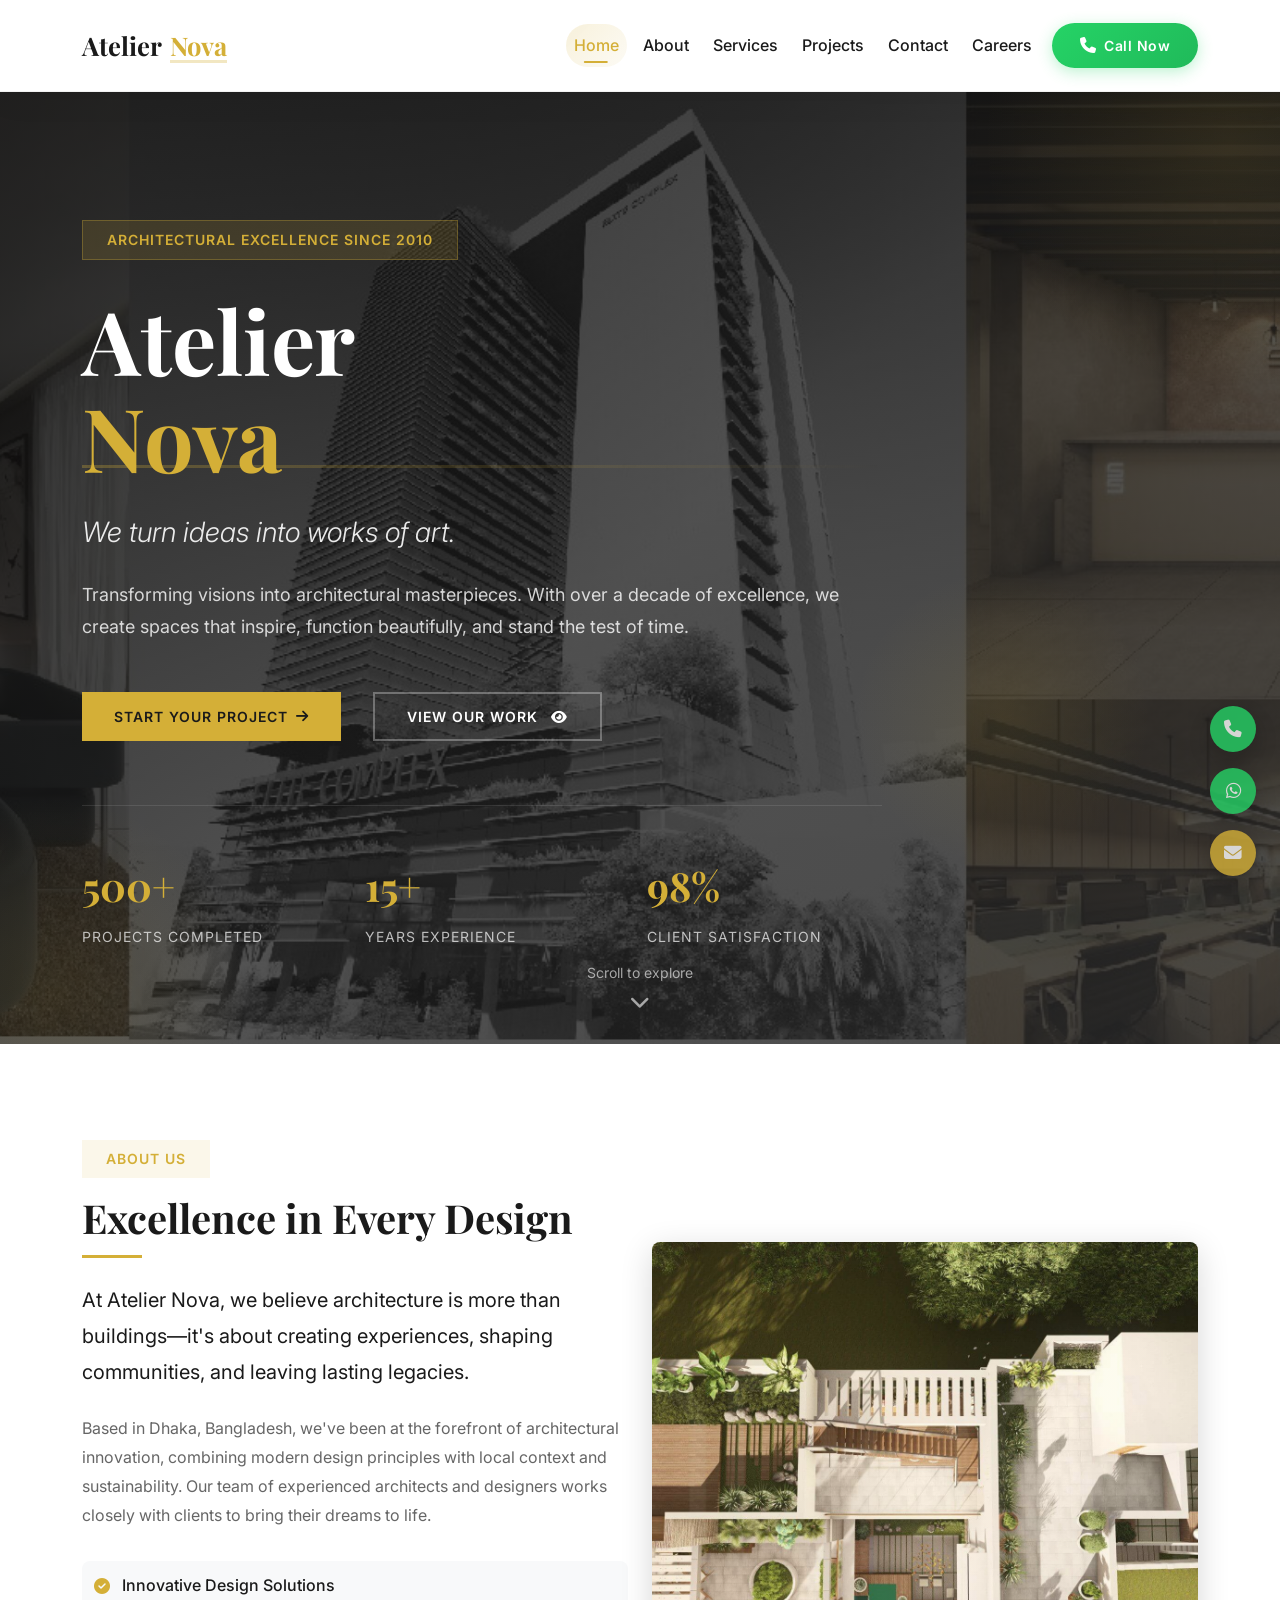
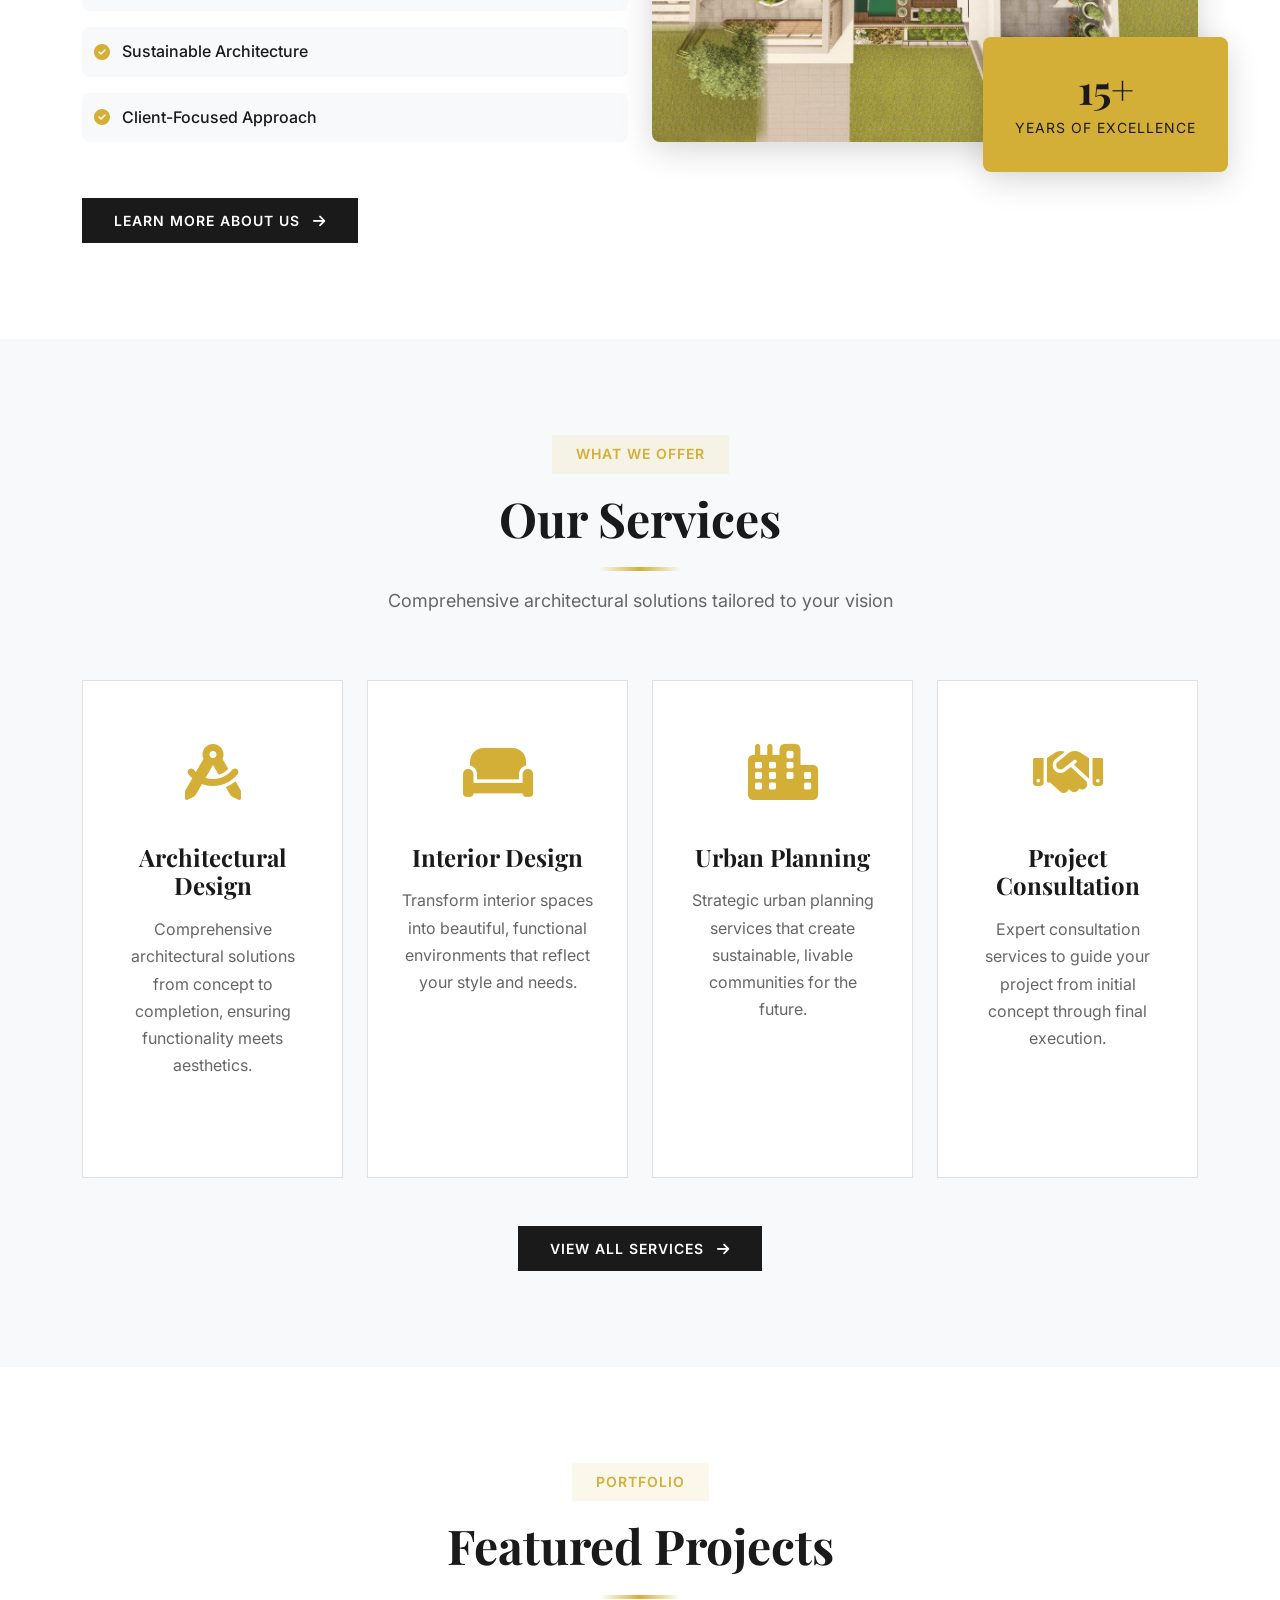
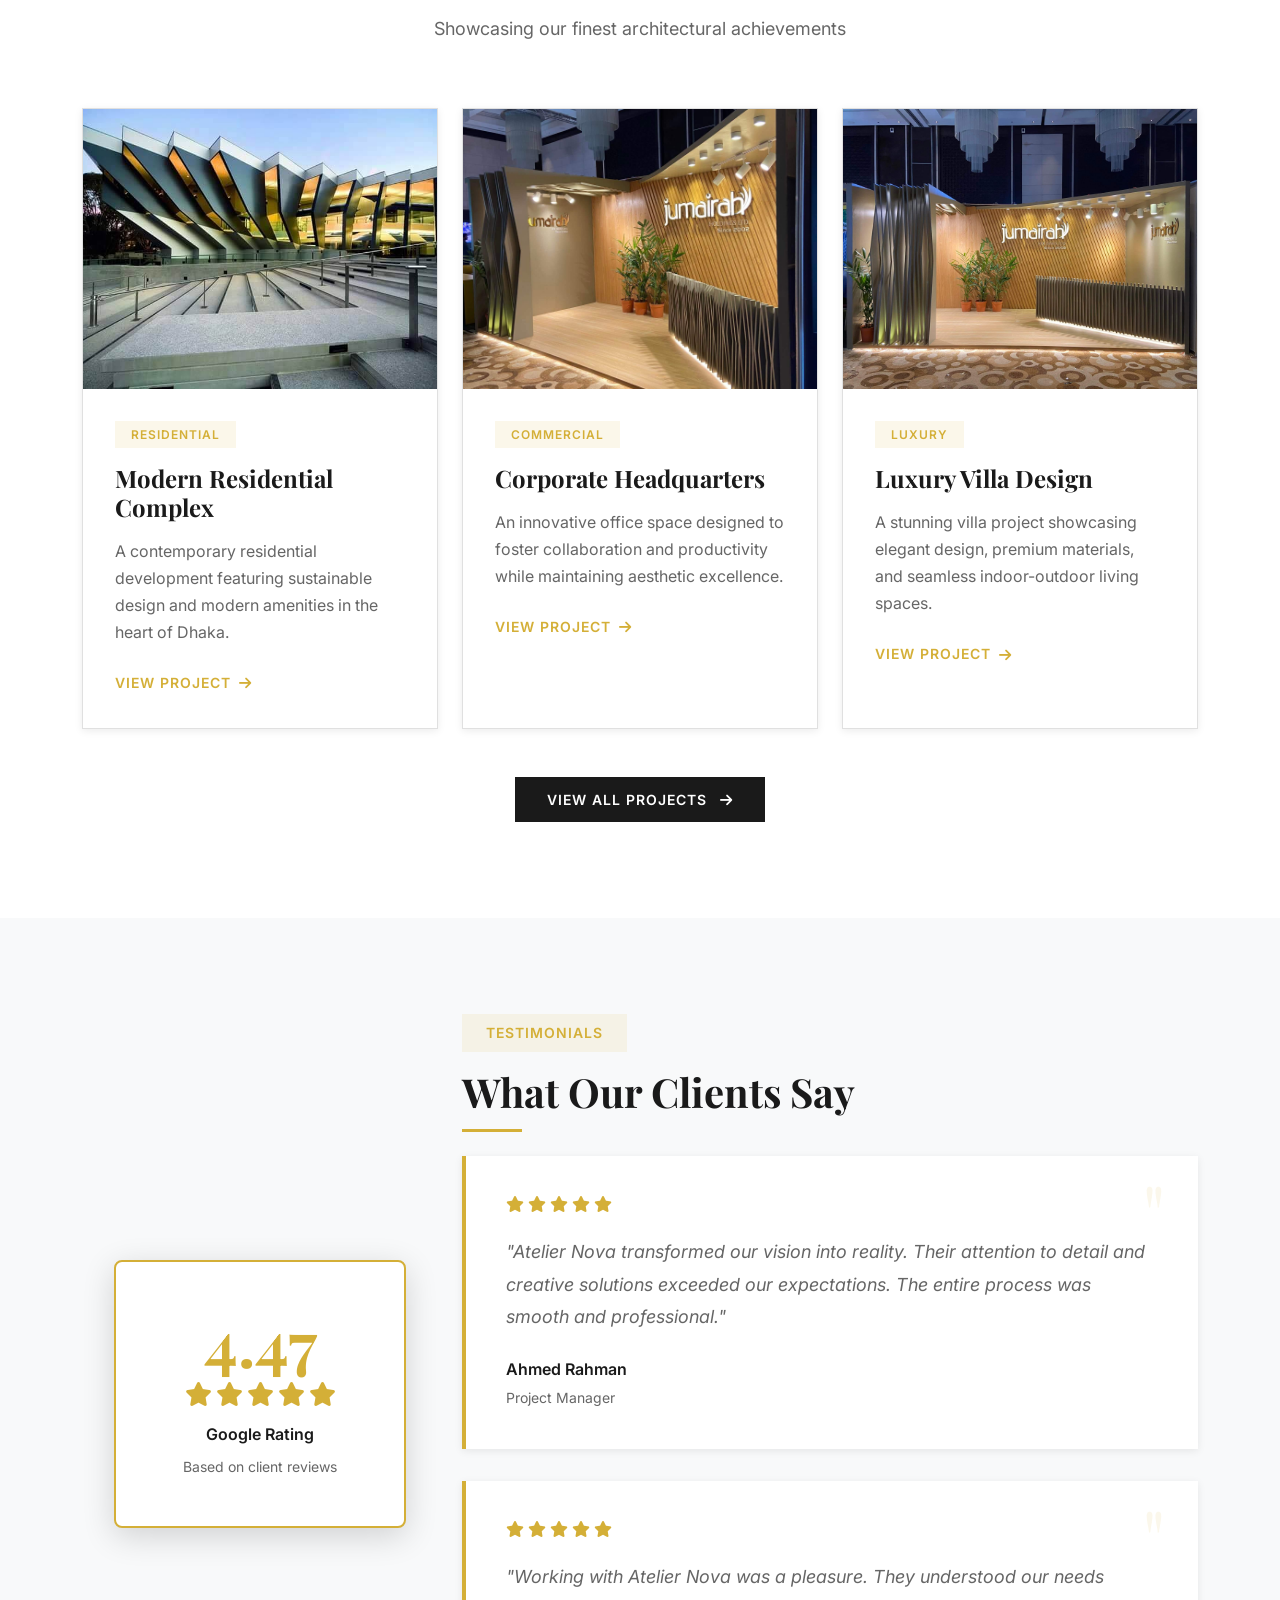
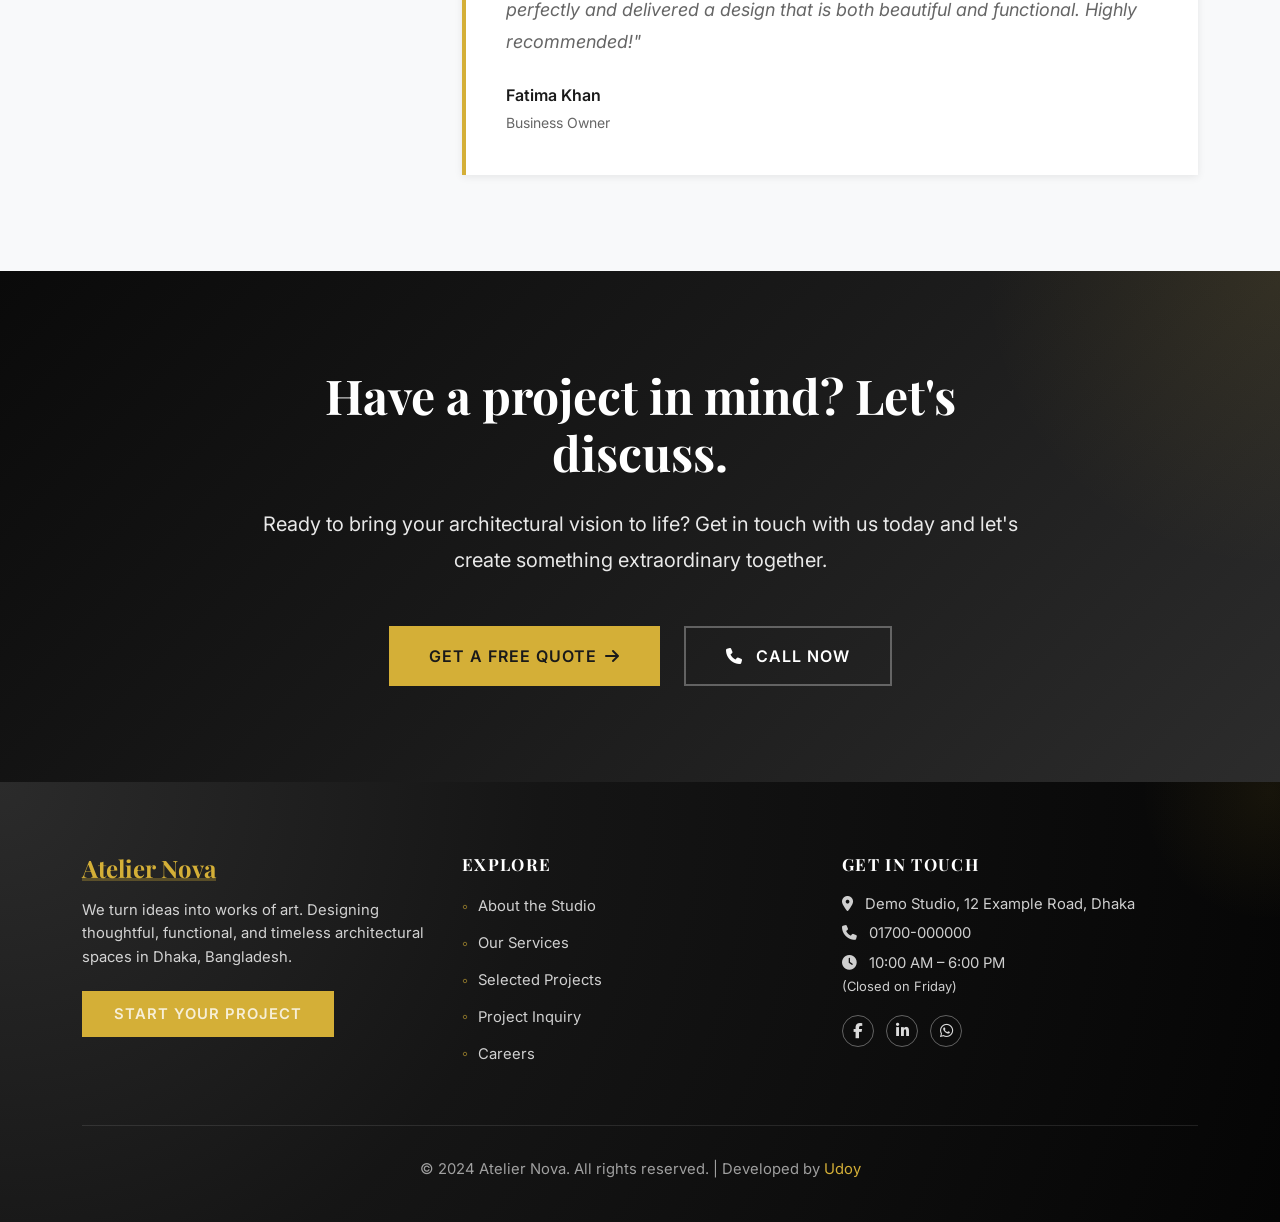
<file: index.html>
<!DOCTYPE html>
<html lang="en">
<head>
    <meta charset="UTF-8">
    <meta name="viewport" content="width=device-width, initial-scale=1.0">
    <meta name="description" content="Atelier Nova - We turn ideas into works of art. Professional architectural design, interior design, and urban planning services in Dhaka, Bangladesh.">
    <meta name="keywords" content="architecture, interior design, urban planning, Dhaka, Bangladesh, Atelier Nova">
    <meta name="author" content="Atelier Nova">
    <title>Atelier Nova - We turn ideas into works of art</title>
    
    <!-- Bootstrap 5 CSS -->
    <link href="https://cdn.jsdelivr.net/npm/bootstrap@5.3.0/dist/css/bootstrap.min.css" rel="stylesheet">
    
    <!-- Google Fonts -->
    <link href="https://fonts.googleapis.com/css2?family=Playfair+Display:wght@400;700&family=Inter:wght@300;400;500;600;700&display=swap" rel="stylesheet">
    
    <!-- Font Awesome for Icons -->
    <link rel="stylesheet" href="https://cdnjs.cloudflare.com/ajax/libs/font-awesome/6.4.0/css/all.min.css">
    
    <!-- Custom CSS -->
    <link rel="stylesheet" href="assets/css/style.css">
</head>
<body>
    <!-- ===== NAVBAR ===== -->
    <nav class="navbar navbar-expand-lg">
        <div class="container">
            <a class="navbar-brand" href="index.html">
                <span class="brand-text">Atelier</span>
                <span class="brand-accent">Nova</span>
            </a>
            <button class="navbar-toggler" type="button" data-bs-toggle="collapse" data-bs-target="#navbarNav" aria-label="Toggle navigation">
                <span class="navbar-toggler-icon"></span>
            </button>
            <div class="collapse navbar-collapse" id="navbarNav">
                <ul class="navbar-nav ms-auto">
                    <li class="nav-item">
                        <a class="nav-link active" href="index.html">
                            <span>Home</span>
                        </a>
                    </li>
                    <li class="nav-item">
                        <a class="nav-link" href="about.html">
                            <span>About</span>
                        </a>
                    </li>
                    <li class="nav-item">
                        <a class="nav-link" href="services.html">
                            <span>Services</span>
                        </a>
                    </li>
                    <li class="nav-item">
                        <a class="nav-link" href="projects.html">
                            <span>Projects</span>
                        </a>
                    </li>
                    <li class="nav-item">
                        <a class="nav-link" href="contact.html">
                            <span>Contact</span>
                        </a>
                    </li>
                    <li class="nav-item">
                        <a class="nav-link" href="careers.html">
                            <span>Careers</span>
                        </a>
                    </li>
                    <li class="nav-item">
                        <a class="btn btn-call" href="tel:+8801700000000">
                            <i class="fas fa-phone"></i>
                            <span>Call Now</span>
                        </a>
                    </li>
                </ul>
            </div>
        </div>
    </nav>

    <!-- ===== HERO SECTION ===== -->
    <section class="hero">
        <div class="hero-background" style="background-image: url('assets/images/banner1.jpg');">
            <div class="hero-overlay"></div>
            <div class="hero-shapes">
                <div class="shape shape-1"></div>
                <div class="shape shape-2"></div>
                <div class="shape shape-3"></div>
            </div>
        </div>
        <div class="container">
            <div class="hero-content">
                <div class="hero-badge">
                    <span>Architectural Excellence Since 2010</span>
                </div>
                <h1 class="hero-title">
                    <span class="title-line">Atelier</span>
                    <span class="title-line accent">Nova</span>
                </h1>
                <p class="tagline">We turn ideas into works of art.</p>
                <p class="hero-description">Transforming visions into architectural masterpieces. With over a decade of excellence, we create spaces that inspire, function beautifully, and stand the test of time.</p>
                <div class="hero-cta">
                    <a href="contact.html" class="btn btn-accent me-3">
                        <span>Start Your Project</span>
                        <i class="fas fa-arrow-right ms-2"></i>
                    </a>
                    <a href="projects.html" class="btn btn-outline-light">
                        <span>View Our Work</span>
                        <i class="fas fa-eye ms-2"></i>
                    </a>
                </div>
                <div class="hero-stats">
                    <div class="stat-item">
                        <div class="stat-number">500+</div>
                        <div class="stat-label">Projects Completed</div>
                    </div>
                    <div class="stat-item">
                        <div class="stat-number">15+</div>
                        <div class="stat-label">Years Experience</div>
                    </div>
                    <div class="stat-item">
                        <div class="stat-number">98%</div>
                        <div class="stat-label">Client Satisfaction</div>
                    </div>
                </div>
            </div>
        </div>
        <div class="hero-scroll-indicator">
            <span>Scroll to explore</span>
            <i class="fas fa-chevron-down"></i>
        </div>
    </section>

    <!-- ===== COMPANY INTRO ===== -->
    <section class="section intro-section">
        <div class="container">
            <div class="row align-items-center">
                <div class="col-lg-6">
                    <div class="section-label">About Us</div>
                    <h2 class="section-heading">Excellence in Every Design</h2>
                    <p class="lead-text">At Atelier Nova, we believe architecture is more than buildings—it's about creating experiences, shaping communities, and leaving lasting legacies.</p>
                    <p class="intro-text">Based in Dhaka, Bangladesh, we've been at the forefront of architectural innovation, combining modern design principles with local context and sustainability. Our team of experienced architects and designers works closely with clients to bring their dreams to life.</p>
                    <div class="intro-features">
                        <div class="feature-item">
                            <i class="fas fa-check-circle"></i>
                            <span>Innovative Design Solutions</span>
                        </div>
                        <div class="feature-item">
                            <i class="fas fa-check-circle"></i>
                            <span>Sustainable Architecture</span>
                        </div>
                        <div class="feature-item">
                            <i class="fas fa-check-circle"></i>
                            <span>Client-Focused Approach</span>
                        </div>
                    </div>
                    <a href="about.html" class="btn btn-primary mt-4">
                        <span>Learn More About Us</span>
                        <i class="fas fa-arrow-right ms-2"></i>
                    </a>
                </div>
                <div class="col-lg-6">
                    <div class="intro-image-wrapper">
                        <div class="intro-image">
                            <img src="assets/images/banner2.jpg" alt="Atelier Nova Excellence">
                            <div class="image-overlay"></div>
                        </div>
                        <div class="intro-badge">
                            <div class="badge-content">
                                <div class="badge-number">15+</div>
                                <div class="badge-text">Years of Excellence</div>
                            </div>
                        </div>
                    </div>
                </div>
            </div>
        </div>
    </section>

    <!-- ===== SERVICES OVERVIEW ===== -->
    <section class="section section-light services-section">
        <div class="container">
            <div class="section-header">
                <div class="section-label">What We Offer</div>
                <h2 class="section-title">Our Services</h2>
                <p class="section-subtitle">Comprehensive architectural solutions tailored to your vision</p>
            </div>
            <div class="row g-4">
                <div class="col-md-6 col-lg-3">
                    <div class="service-card">
                        <div class="service-card-inner">
                            <div class="service-icon">
                                <i class="fas fa-drafting-compass"></i>
                            </div>
                            <h4>Architectural Design</h4>
                            <p>Comprehensive architectural solutions from concept to completion, ensuring functionality meets aesthetics.</p>
                            <div class="service-link">
                                <a href="services.html">Learn More <i class="fas fa-arrow-right"></i></a>
                            </div>
                        </div>
                    </div>
                </div>
                <div class="col-md-6 col-lg-3">
                    <div class="service-card">
                        <div class="service-card-inner">
                            <div class="service-icon">
                                <i class="fas fa-couch"></i>
                            </div>
                            <h4>Interior Design</h4>
                            <p>Transform interior spaces into beautiful, functional environments that reflect your style and needs.</p>
                            <div class="service-link">
                                <a href="services.html">Learn More <i class="fas fa-arrow-right"></i></a>
                            </div>
                        </div>
                    </div>
                </div>
                <div class="col-md-6 col-lg-3">
                    <div class="service-card">
                        <div class="service-card-inner">
                            <div class="service-icon">
                                <i class="fas fa-city"></i>
                            </div>
                            <h4>Urban Planning</h4>
                            <p>Strategic urban planning services that create sustainable, livable communities for the future.</p>
                            <div class="service-link">
                                <a href="services.html">Learn More <i class="fas fa-arrow-right"></i></a>
                            </div>
                        </div>
                    </div>
                </div>
                <div class="col-md-6 col-lg-3">
                    <div class="service-card">
                        <div class="service-card-inner">
                            <div class="service-icon">
                                <i class="fas fa-handshake"></i>
                            </div>
                            <h4>Project Consultation</h4>
                            <p>Expert consultation services to guide your project from initial concept through final execution.</p>
                            <div class="service-link">
                                <a href="services.html">Learn More <i class="fas fa-arrow-right"></i></a>
                            </div>
                        </div>
                    </div>
                </div>
            </div>
            <div class="text-center mt-5">
                <a href="services.html" class="btn btn-primary">
                    <span>View All Services</span>
                    <i class="fas fa-arrow-right ms-2"></i>
                </a>
            </div>
        </div>
    </section>

    <!-- ===== FEATURED PROJECTS ===== -->
    <section class="section projects-section">
        <div class="container">
            <div class="section-header">
                <div class="section-label">Portfolio</div>
                <h2 class="section-title">Featured Projects</h2>
                <p class="section-subtitle">Showcasing our finest architectural achievements</p>
            </div>
            <div class="row g-4">
                <div class="col-md-6 col-lg-4">
                    <div class="project-card">
                        <div class="project-image">
                            <img src="assets/images/project1.jpg" alt="Modern Residential Complex">
                            <div class="project-overlay">
                                <a href="projects.html" class="project-link">
                                    <i class="fas fa-arrow-right"></i>
                                </a>
                            </div>
                        </div>
                        <div class="project-content">
                            <span class="project-category">Residential</span>
                            <h5 class="project-title">Modern Residential Complex</h5>
                            <p class="project-text">A contemporary residential development featuring sustainable design and modern amenities in the heart of Dhaka.</p>
                            <a href="projects.html" class="project-btn">
                                View Project <i class="fas fa-arrow-right"></i>
                            </a>
                        </div>
                    </div>
                </div>
                <div class="col-md-6 col-lg-4">
                    <div class="project-card">
                        <div class="project-image">
                            <img src="assets/images/project2.jpg" alt="Corporate Headquarters">
                            <div class="project-overlay">
                                <a href="projects.html" class="project-link">
                                    <i class="fas fa-arrow-right"></i>
                                </a>
                            </div>
                        </div>
                        <div class="project-content">
                            <span class="project-category">Commercial</span>
                            <h5 class="project-title">Corporate Headquarters</h5>
                            <p class="project-text">An innovative office space designed to foster collaboration and productivity while maintaining aesthetic excellence.</p>
                            <a href="projects.html" class="project-btn">
                                View Project <i class="fas fa-arrow-right"></i>
                            </a>
                        </div>
                    </div>
                </div>
                <div class="col-md-6 col-lg-4">
                    <div class="project-card">
                        <div class="project-image">
                            <img src="assets/images/project2_1.jpg" alt="Luxury Villa Design">
                            <div class="project-overlay">
                                <a href="projects.html" class="project-link">
                                    <i class="fas fa-arrow-right"></i>
                                </a>
                            </div>
                        </div>
                        <div class="project-content">
                            <span class="project-category">Luxury</span>
                            <h5 class="project-title">Luxury Villa Design</h5>
                            <p class="project-text">A stunning villa project showcasing elegant design, premium materials, and seamless indoor-outdoor living spaces.</p>
                            <a href="projects.html" class="project-btn">
                                View Project <i class="fas fa-arrow-right"></i>
                            </a>
                        </div>
                    </div>
                </div>
            </div>
            <div class="text-center mt-5">
                <a href="projects.html" class="btn btn-primary">
                    <span>View All Projects</span>
                    <i class="fas fa-arrow-right ms-2"></i>
                </a>
            </div>
        </div>
    </section>

    <!-- ===== CLIENT TRUST SECTION ===== -->
    <section class="section section-light testimonials-section">
        <div class="container">
            <div class="row align-items-center">
                <div class="col-lg-4">
                    <div class="trust-badge">
                        <div class="trust-badge-inner">
                            <div class="rating">4.47</div>
                            <div class="stars">
                                <i class="fas fa-star"></i>
                                <i class="fas fa-star"></i>
                                <i class="fas fa-star"></i>
                                <i class="fas fa-star"></i>
                                <i class="fas fa-star"></i>
                            </div>
                            <p class="trust-label">Google Rating</p>
                            <p class="trust-subtext">Based on client reviews</p>
                        </div>
                    </div>
                </div>
                <div class="col-lg-8">
                    <div class="section-label">Testimonials</div>
                    <h3 class="section-heading mb-4">What Our Clients Say</h3>
                    <div class="testimonials-grid">
                        <div class="testimonial-card">
                            <div class="testimonial-rating">
                                <i class="fas fa-star"></i>
                                <i class="fas fa-star"></i>
                                <i class="fas fa-star"></i>
                                <i class="fas fa-star"></i>
                                <i class="fas fa-star"></i>
                            </div>
                            <p class="testimonial-text">"Atelier Nova transformed our vision into reality. Their attention to detail and creative solutions exceeded our expectations. The entire process was smooth and professional."</p>
                            <div class="testimonial-author">
                                <div class="author-info">
                                    <strong>Ahmed Rahman</strong>
                                    <span>Project Manager</span>
                                </div>
                            </div>
                        </div>
                        <div class="testimonial-card">
                            <div class="testimonial-rating">
                                <i class="fas fa-star"></i>
                                <i class="fas fa-star"></i>
                                <i class="fas fa-star"></i>
                                <i class="fas fa-star"></i>
                                <i class="fas fa-star"></i>
                            </div>
                            <p class="testimonial-text">"Working with Atelier Nova was a pleasure. They understood our needs perfectly and delivered a design that is both beautiful and functional. Highly recommended!"</p>
                            <div class="testimonial-author">
                                <div class="author-info">
                                    <strong>Fatima Khan</strong>
                                    <span>Business Owner</span>
                                </div>
                            </div>
                        </div>
                    </div>
                </div>
            </div>
        </div>
    </section>

    <!-- ===== CTA SECTION ===== -->
    <section class="cta-section">
        <div class="cta-background">
            <div class="cta-shapes">
                <div class="cta-shape"></div>
            </div>
        </div>
        <div class="container">
            <div class="cta-content">
                <h2 class="cta-title">Have a project in mind? Let's discuss.</h2>
                <p class="cta-text">Ready to bring your architectural vision to life? Get in touch with us today and let's create something extraordinary together.</p>
                <div class="cta-buttons">
                    <a href="contact.html" class="btn btn-accent btn-large">
                        <span>Get a Free Quote</span>
                        <i class="fas fa-arrow-right ms-2"></i>
                    </a>
                    <a href="tel:+8801700000000" class="btn btn-outline-light btn-large">
                        <i class="fas fa-phone me-2"></i>
                        <span>Call Now</span>
                    </a>
                </div>
            </div>
        </div>
    </section>

    <!-- ===== FOOTER ===== -->
    <footer class="footer">
        <div class="container">
            <div class="row gy-4">
    
                <!-- Brand & Philosophy -->
                <div class="col-lg-4">
                    <h4 class="footer-brand">
                         <span class="brand-accent"> Atelier Nova</span>
                    </h4>
                    <p class="footer-text">
                        We turn ideas into works of art. Designing thoughtful, functional, and timeless architectural spaces in Dhaka, Bangladesh.
                    </p>
    
                    <a href="contact.html" class="btn btn-accent mt-3">
                        Start Your Project
                    </a>
                </div>
    
                <!-- Navigation (Rethought Quick Links) -->
                <div class="col-lg-4">
                    <h5 class="footer-title">Explore</h5>
                    <ul class="footer-links">
                        <li><a href="about.html">About the Studio</a></li>
                        <li><a href="services.html">Our Services</a></li>
                        <li><a href="projects.html">Selected Projects</a></li>
                        <li><a href="contact.html">Project Inquiry</a></li>
                        <li><a href="careers.html">Careers</a></li>
                    </ul>
                </div>
    
                <!-- Contact & Social -->
                <div class="col-lg-4">
                    <h5 class="footer-title">Get in Touch</h5>
    
                    <p>
                        <i class="fas fa-map-marker-alt me-2"></i>
                        Demo Studio, 12 Example Road, Dhaka
                    </p>
    
                    <p>
                        <i class="fas fa-phone me-2"></i>
                        <a href="tel:+8801700000000">01700-000000</a>
                    </p>
    
                    <p>
                        <i class="fas fa-clock me-2"></i>
                        10:00 AM – 6:00 PM <br>
                        <small>(Closed on Friday)</small>
                    </p>
    
                    <div class="footer-social mt-3">
                        <a href="#" 
                           target="_blank" 
                           rel="noopener noreferrer" 
                           title="Facebook">
                            <i class="fab fa-facebook-f"></i>
                        </a>
    
                        <a href="#" 
                           target="_blank" 
                           rel="noopener noreferrer" 
                           title="LinkedIn">
                            <i class="fab fa-linkedin-in"></i>
                        </a>
    
                        <a href="https://wa.me/8801700000000" 
                           target="_blank" 
                           title="WhatsApp">
                            <i class="fab fa-whatsapp"></i>
                        </a>
                    </div>
                </div>
    
            </div>
    
            <!-- Footer Bottom -->
            <div class="footer-bottom">
                <p>
                    &copy; 2024 Atelier Nova. All rights reserved.  
                    <span class="footer-separator">|</span>
                    Developed by <a href="https://udoyweb.netlify.app/" target="_blank" rel="noopener noreferrer">Udoy</a>
                </p>
            </div>
        </div>
    </footer>

    <!-- ===== FLOATING CONTACT WIDGET ===== -->
    <div class="floating-contact">
        <a href="tel:+8801700000000" class="floating-btn call" title="Call Now">
            <i class="fas fa-phone"></i>
        </a>
        <a href="https://wa.me/8801700000000" target="_blank" class="floating-btn whatsapp" title="WhatsApp">
            <i class="fab fa-whatsapp"></i>
        </a>
        <a href="mailto:hello@ateliernova.demo" class="floating-btn email" title="Email">
            <i class="fas fa-envelope"></i>
        </a>
    </div>

    <!-- Bootstrap 5 JS -->
    <script src="https://cdn.jsdelivr.net/npm/bootstrap@5.3.0/dist/js/bootstrap.bundle.min.js"></script>
    
    <!-- Custom JS -->
    <script src="assets/js/cms.js"></script>
    <script src="assets/js/main.js"></script>
</body>
</html>
</file>
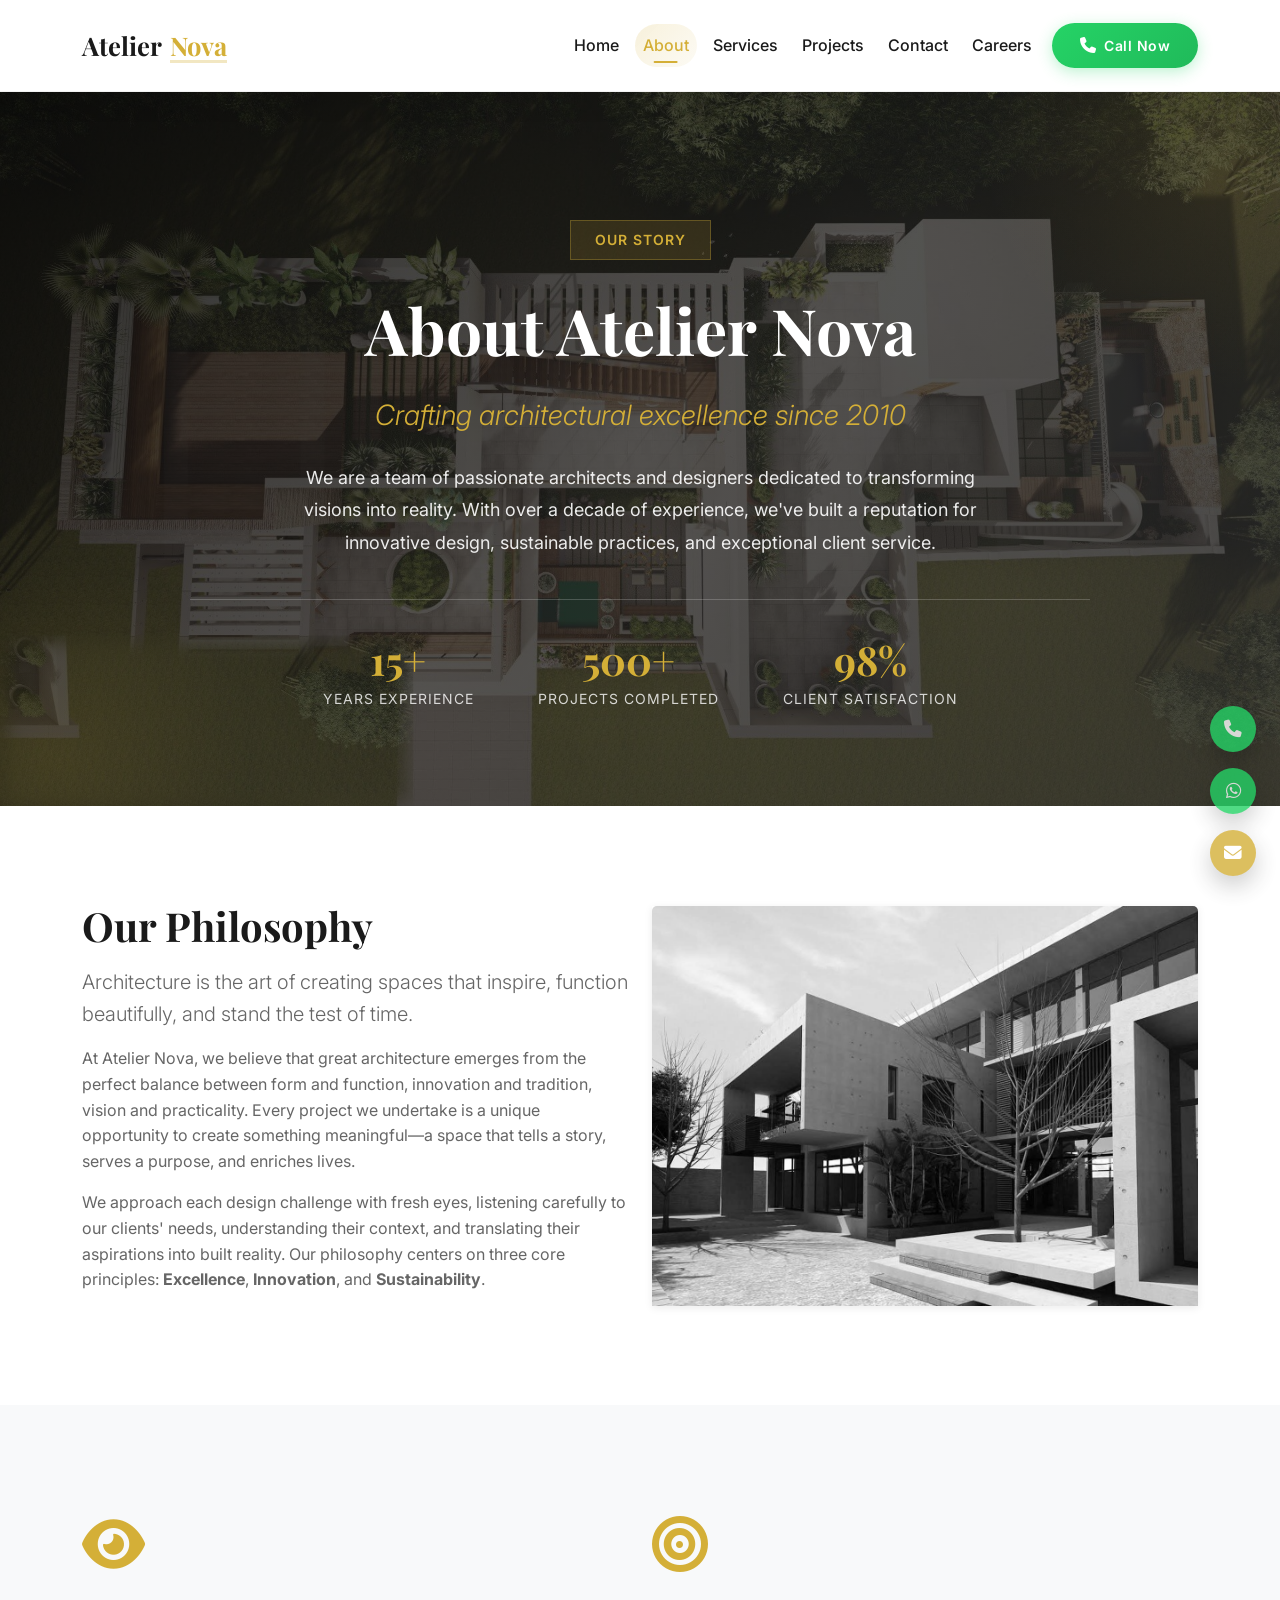
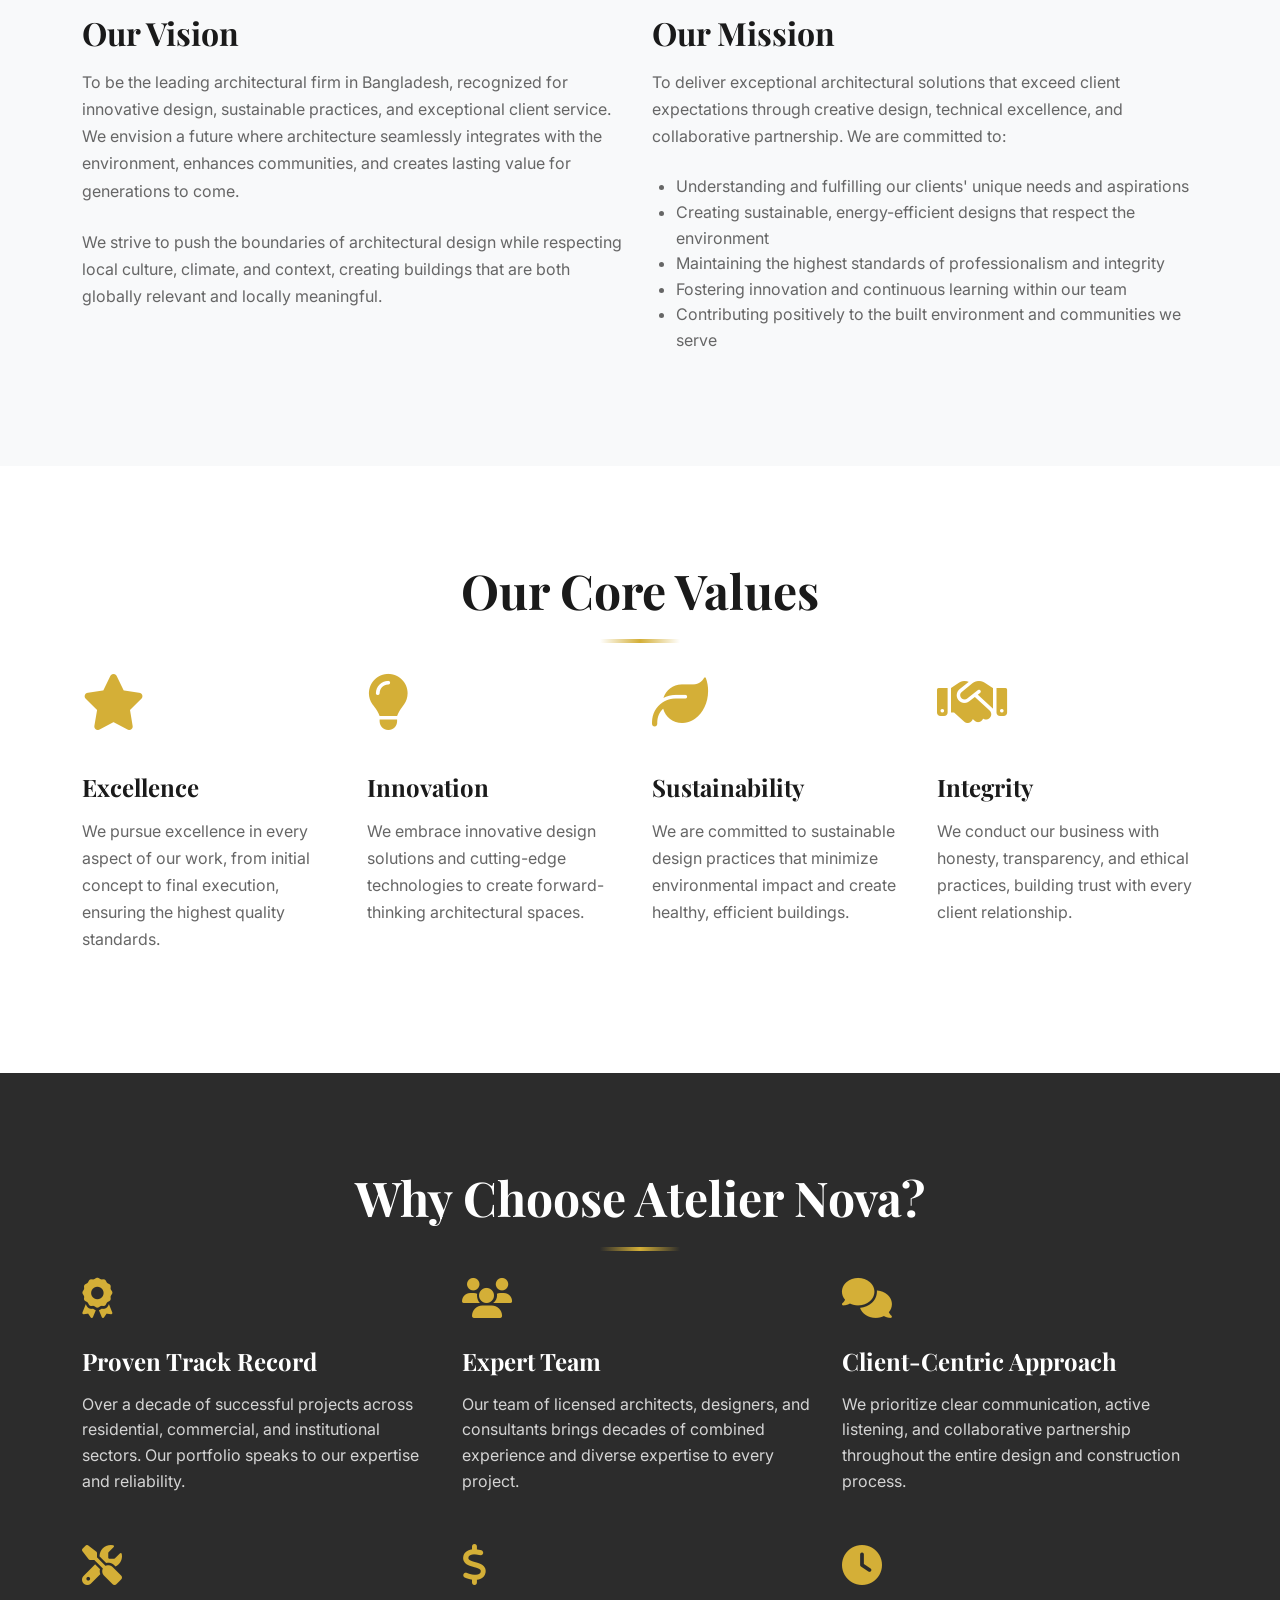
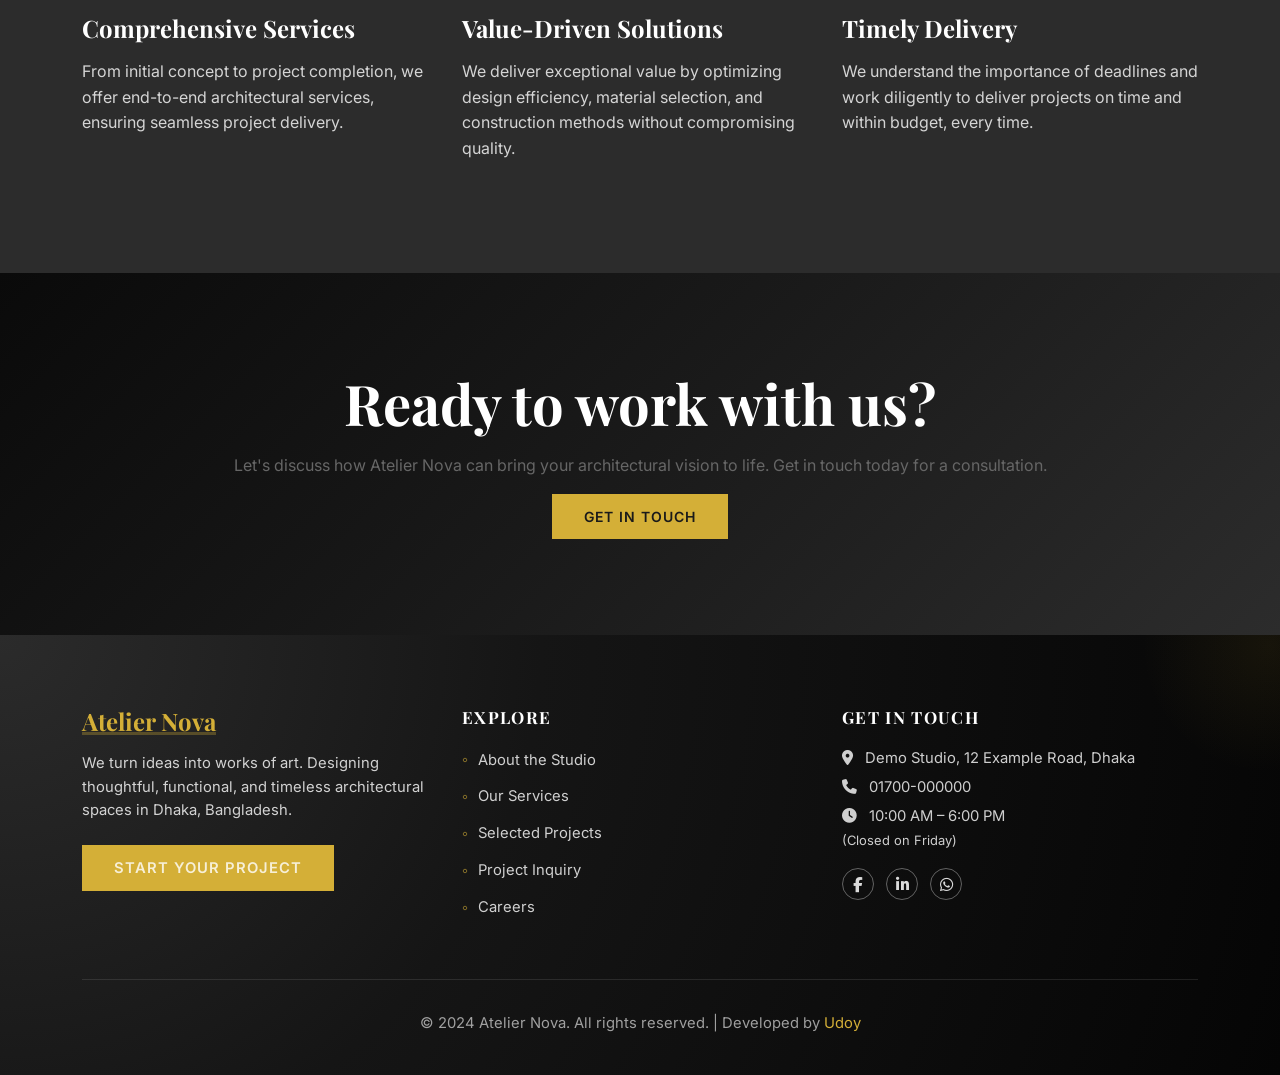
<file: about.html>
<!DOCTYPE html>
<html lang="en">
<head>
    <meta charset="UTF-8">
    <meta name="viewport" content="width=device-width, initial-scale=1.0">
    <meta name="description" content="Learn about Atelier Nova - Our philosophy, vision, mission, and values. Discover why clients trust us for their architectural projects in Dhaka, Bangladesh.">
    <meta name="keywords" content="about Atelier Nova, architecture firm Dhaka, architectural philosophy, design values">
    <meta name="author" content="Atelier Nova">
    <title>About Us - Atelier Nova</title>
    
    <!-- Bootstrap 5 CSS -->
    <link href="https://cdn.jsdelivr.net/npm/bootstrap@5.3.0/dist/css/bootstrap.min.css" rel="stylesheet">
    
    <!-- Google Fonts -->
    <link href="https://fonts.googleapis.com/css2?family=Playfair+Display:wght@400;700&family=Inter:wght@300;400;500;600;700&display=swap" rel="stylesheet">
    
    <!-- Font Awesome for Icons -->
    <link rel="stylesheet" href="https://cdnjs.cloudflare.com/ajax/libs/font-awesome/6.4.0/css/all.min.css">
    
    <!-- Custom CSS -->
    <link rel="stylesheet" href="assets/css/style.css">
</head>
<body>
    <!-- ===== NAVBAR ===== -->
    <nav class="navbar navbar-expand-lg">
        <div class="container">
            <a class="navbar-brand" href="index.html">
                <span class="brand-text">Atelier</span>
                <span class="brand-accent">Nova</span>
            </a>
            <button class="navbar-toggler" type="button" data-bs-toggle="collapse" data-bs-target="#navbarNav" aria-label="Toggle navigation">
                <span class="navbar-toggler-icon"></span>
            </button>
            <div class="collapse navbar-collapse" id="navbarNav">
                <ul class="navbar-nav ms-auto">
                    <li class="nav-item">
                        <a class="nav-link" href="index.html">
                            <span>Home</span>
                        </a>
                    </li>
                    <li class="nav-item">
                        <a class="nav-link active" href="about.html">
                            <span>About</span>
                        </a>
                    </li>
                    <li class="nav-item">
                        <a class="nav-link" href="services.html">
                            <span>Services</span>
                        </a>
                    </li>
                    <li class="nav-item">
                        <a class="nav-link" href="projects.html">
                            <span>Projects</span>
                        </a>
                    </li>
                    <li class="nav-item">
                        <a class="nav-link" href="contact.html">
                            <span>Contact</span>
                        </a>
                    </li>
                    <li class="nav-item">
                        <a class="nav-link" href="careers.html">
                            <span>Careers</span>
                        </a>
                    </li>
                    <li class="nav-item">
                        <a class="btn btn-call" href="tel:+8801700000000">
                            <i class="fas fa-phone"></i>
                            <span>Call Now</span>
                        </a>
                    </li>
                </ul>
            </div>
        </div>
    </nav>

    <!-- ===== PAGE HERO ===== -->
    <section class="page-hero">
        <div class="hero-background" style="background-image: url('assets/images/banner2.jpg');">
            <div class="hero-overlay"></div>
            <div class="hero-shapes">
                <div class="shape shape-1"></div>
                <div class="shape shape-2"></div>
            </div>
        </div>
        <div class="container">
            <div class="page-hero-content">
                <div class="hero-badge">
                    <span>Our Story</span>
                </div>
                <h1 class="page-hero-title">About Atelier Nova</h1>
                <p class="page-hero-tagline">Crafting architectural excellence since 2010</p>
                <p class="page-hero-description">We are a team of passionate architects and designers dedicated to transforming visions into reality. With over a decade of experience, we've built a reputation for innovative design, sustainable practices, and exceptional client service.</p>
                <div class="page-hero-stats">
                    <div class="page-stat">
                        <div class="page-stat-number">15+</div>
                        <div class="page-stat-label">Years Experience</div>
                    </div>
                    <div class="page-stat">
                        <div class="page-stat-number">500+</div>
                        <div class="page-stat-label">Projects Completed</div>
                    </div>
                    <div class="page-stat">
                        <div class="page-stat-number">98%</div>
                        <div class="page-stat-label">Client Satisfaction</div>
                    </div>
                </div>
            </div>
        </div>
    </section>

    <!-- ===== PHILOSOPHY ===== -->
    <section class="section">
        <div class="container">
            <div class="row align-items-center">
                <div class="col-lg-6">
                    <h2>Our Philosophy</h2>
                    <p class="lead">Architecture is the art of creating spaces that inspire, function beautifully, and stand the test of time.</p>
                    <p>At Atelier Nova, we believe that great architecture emerges from the perfect balance between form and function, innovation and tradition, vision and practicality. Every project we undertake is a unique opportunity to create something meaningful—a space that tells a story, serves a purpose, and enriches lives.</p>
                    <p>We approach each design challenge with fresh eyes, listening carefully to our clients' needs, understanding their context, and translating their aspirations into built reality. Our philosophy centers on three core principles: <strong>Excellence</strong>, <strong>Innovation</strong>, and <strong>Sustainability</strong>.</p>
                </div>
                <div class="col-lg-6">
                    <div class="card">
                        <img src="assets/images/banner3.jpg" alt="Our Philosophy" class="card-img-top" style="height: 400px; object-fit: cover;">
                    </div>
                </div>
            </div>
        </div>
    </section>

    <!-- ===== VISION & MISSION ===== -->
    <section class="section section-light">
        <div class="container">
            <div class="row g-4">
                <div class="col-lg-6">
                    <div class="service-card">
                        <div class="service-icon">
                            <i class="fas fa-eye"></i>
                        </div>
                        <h3>Our Vision</h3>
                        <p>To be the leading architectural firm in Bangladesh, recognized for innovative design, sustainable practices, and exceptional client service. We envision a future where architecture seamlessly integrates with the environment, enhances communities, and creates lasting value for generations to come.</p>
                        <p>We strive to push the boundaries of architectural design while respecting local culture, climate, and context, creating buildings that are both globally relevant and locally meaningful.</p>
                    </div>
                </div>
                <div class="col-lg-6">
                    <div class="service-card">
                        <div class="service-icon">
                            <i class="fas fa-bullseye"></i>
                        </div>
                        <h3>Our Mission</h3>
                        <p>To deliver exceptional architectural solutions that exceed client expectations through creative design, technical excellence, and collaborative partnership. We are committed to:</p>
                        <ul style="list-style: disc; padding-left: 1.5rem; color: var(--text-light);">
                            <li>Understanding and fulfilling our clients' unique needs and aspirations</li>
                            <li>Creating sustainable, energy-efficient designs that respect the environment</li>
                            <li>Maintaining the highest standards of professionalism and integrity</li>
                            <li>Fostering innovation and continuous learning within our team</li>
                            <li>Contributing positively to the built environment and communities we serve</li>
                        </ul>
                    </div>
                </div>
            </div>
        </div>
    </section>

    <!-- ===== VALUES ===== -->
    <section class="section">
        <div class="container">
            <h2 class="section-title">Our Core Values</h2>
            <div class="row g-4">
                <div class="col-md-6 col-lg-3">
                    <div class="service-card">
                        <div class="service-icon">
                            <i class="fas fa-star"></i>
                        </div>
                        <h4>Excellence</h4>
                        <p>We pursue excellence in every aspect of our work, from initial concept to final execution, ensuring the highest quality standards.</p>
                    </div>
                </div>
                <div class="col-md-6 col-lg-3">
                    <div class="service-card">
                        <div class="service-icon">
                            <i class="fas fa-lightbulb"></i>
                        </div>
                        <h4>Innovation</h4>
                        <p>We embrace innovative design solutions and cutting-edge technologies to create forward-thinking architectural spaces.</p>
                    </div>
                </div>
                <div class="col-md-6 col-lg-3">
                    <div class="service-card">
                        <div class="service-icon">
                            <i class="fas fa-leaf"></i>
                        </div>
                        <h4>Sustainability</h4>
                        <p>We are committed to sustainable design practices that minimize environmental impact and create healthy, efficient buildings.</p>
                    </div>
                </div>
                <div class="col-md-6 col-lg-3">
                    <div class="service-card">
                        <div class="service-icon">
                            <i class="fas fa-handshake"></i>
                        </div>
                        <h4>Integrity</h4>
                        <p>We conduct our business with honesty, transparency, and ethical practices, building trust with every client relationship.</p>
                    </div>
                </div>
            </div>
        </div>
    </section>

    <!-- ===== WHY CHOOSE US ===== -->
    <section class="section section-dark">
        <div class="container">
            <h2 class="section-title" style="color: var(--text-white);">Why Choose Atelier Nova?</h2>
            <div class="row g-4">
                <div class="col-md-6 col-lg-4">
                    <div class="testimonial">
                        <div class="service-icon" style="font-size: 2.5rem; margin-bottom: 1rem;">
                            <i class="fas fa-award"></i>
                        </div>
                        <h4>Proven Track Record</h4>
                        <p>Over a decade of successful projects across residential, commercial, and institutional sectors. Our portfolio speaks to our expertise and reliability.</p>
                    </div>
                </div>
                <div class="col-md-6 col-lg-4">
                    <div class="testimonial">
                        <div class="service-icon" style="font-size: 2.5rem; margin-bottom: 1rem;">
                            <i class="fas fa-users"></i>
                        </div>
                        <h4>Expert Team</h4>
                        <p>Our team of licensed architects, designers, and consultants brings decades of combined experience and diverse expertise to every project.</p>
                    </div>
                </div>
                <div class="col-md-6 col-lg-4">
                    <div class="testimonial">
                        <div class="service-icon" style="font-size: 2.5rem; margin-bottom: 1rem;">
                            <i class="fas fa-comments"></i>
                        </div>
                        <h4>Client-Centric Approach</h4>
                        <p>We prioritize clear communication, active listening, and collaborative partnership throughout the entire design and construction process.</p>
                    </div>
                </div>
                <div class="col-md-6 col-lg-4">
                    <div class="testimonial">
                        <div class="service-icon" style="font-size: 2.5rem; margin-bottom: 1rem;">
                            <i class="fas fa-tools"></i>
                        </div>
                        <h4>Comprehensive Services</h4>
                        <p>From initial concept to project completion, we offer end-to-end architectural services, ensuring seamless project delivery.</p>
                    </div>
                </div>
                <div class="col-md-6 col-lg-4">
                    <div class="testimonial">
                        <div class="service-icon" style="font-size: 2.5rem; margin-bottom: 1rem;">
                            <i class="fas fa-dollar-sign"></i>
                        </div>
                        <h4>Value-Driven Solutions</h4>
                        <p>We deliver exceptional value by optimizing design efficiency, material selection, and construction methods without compromising quality.</p>
                    </div>
                </div>
                <div class="col-md-6 col-lg-4">
                    <div class="testimonial">
                        <div class="service-icon" style="font-size: 2.5rem; margin-bottom: 1rem;">
                            <i class="fas fa-clock"></i>
                        </div>
                        <h4>Timely Delivery</h4>
                        <p>We understand the importance of deadlines and work diligently to deliver projects on time and within budget, every time.</p>
                    </div>
                </div>
            </div>
        </div>
    </section>

    <!-- ===== CTA SECTION ===== -->
    <section class="cta-section">
        <div class="container">
            <h1>Ready to work with us?</h1>
            <p>Let's discuss how Atelier Nova can bring your architectural vision to life. Get in touch today for a consultation.</p>
            <a href="contact.html" class="btn btn-accent">Get in Touch</a>
        </div>
    </section>

    <!-- ===== FOOTER ===== -->
    <footer class="footer">
        <div class="container">
            <div class="row gy-4">
    
                <!-- Brand & Philosophy -->
                <div class="col-lg-4">
                    <h4 class="footer-brand">
                         <span class="brand-accent"> Atelier Nova</span>
                    </h4>
                    <p class="footer-text">
                        We turn ideas into works of art. Designing thoughtful, functional, and timeless architectural spaces in Dhaka, Bangladesh.
                    </p>
    
                    <a href="contact.html" class="btn btn-accent mt-3">
                        Start Your Project
                    </a>
                </div>
    
                <!-- Navigation (Rethought Quick Links) -->
                <div class="col-lg-4">
                    <h5 class="footer-title">Explore</h5>
                    <ul class="footer-links">
                        <li><a href="about.html">About the Studio</a></li>
                        <li><a href="services.html">Our Services</a></li>
                        <li><a href="projects.html">Selected Projects</a></li>
                        <li><a href="contact.html">Project Inquiry</a></li>
                        <li><a href="careers.html">Careers</a></li>
                    </ul>
                </div>
    
                <!-- Contact & Social -->
                <div class="col-lg-4">
                    <h5 class="footer-title">Get in Touch</h5>
    
                    <p>
                        <i class="fas fa-map-marker-alt me-2"></i>
                        Demo Studio, 12 Example Road, Dhaka
                    </p>
    
                    <p>
                        <i class="fas fa-phone me-2"></i>
                        <a href="tel:+8801700000000">01700-000000</a>
                    </p>
    
                    <p>
                        <i class="fas fa-clock me-2"></i>
                        10:00 AM – 6:00 PM <br>
                        <small>(Closed on Friday)</small>
                    </p>
    
                    <div class="footer-social mt-3">
                        <a href="#" 
                           target="_blank" 
                           rel="noopener noreferrer" 
                           title="Facebook">
                            <i class="fab fa-facebook-f"></i>
                        </a>
    
                        <a href="#" 
                           target="_blank" 
                           rel="noopener noreferrer" 
                           title="LinkedIn">
                            <i class="fab fa-linkedin-in"></i>
                        </a>
    
                        <a href="https://wa.me/8801700000000" 
                           target="_blank" 
                           title="WhatsApp">
                            <i class="fab fa-whatsapp"></i>
                        </a>
                    </div>
                </div>
    
            </div>
    
            <!-- Footer Bottom -->
            <div class="footer-bottom">
                <p>
                    &copy; 2024 Atelier Nova. All rights reserved.  
                    <span class="footer-separator">|</span>
                    Developed by <a href="https://udoyweb.netlify.app/" target="_blank" rel="noopener noreferrer">Udoy</a>
                </p>
            </div>
        </div>
    </footer>

    <!-- ===== FLOATING CONTACT WIDGET ===== -->
    <div class="floating-contact">
        <a href="tel:+8801700000000" class="floating-btn call" title="Call Now">
            <i class="fas fa-phone"></i>
        </a>
        <a href="https://wa.me/8801700000000" target="_blank" class="floating-btn whatsapp" title="WhatsApp">
            <i class="fab fa-whatsapp"></i>
        </a>
        <a href="mailto:hello@ateliernova.demo" class="floating-btn email" title="Email">
            <i class="fas fa-envelope"></i>
        </a>
    </div>

    <!-- Bootstrap 5 JS -->
    <script src="https://cdn.jsdelivr.net/npm/bootstrap@5.3.0/dist/js/bootstrap.bundle.min.js"></script>
    
    <!-- Custom JS -->
    <script src="assets/js/cms.js"></script>
    <script src="assets/js/main.js"></script>
</body>
</html>
</file>
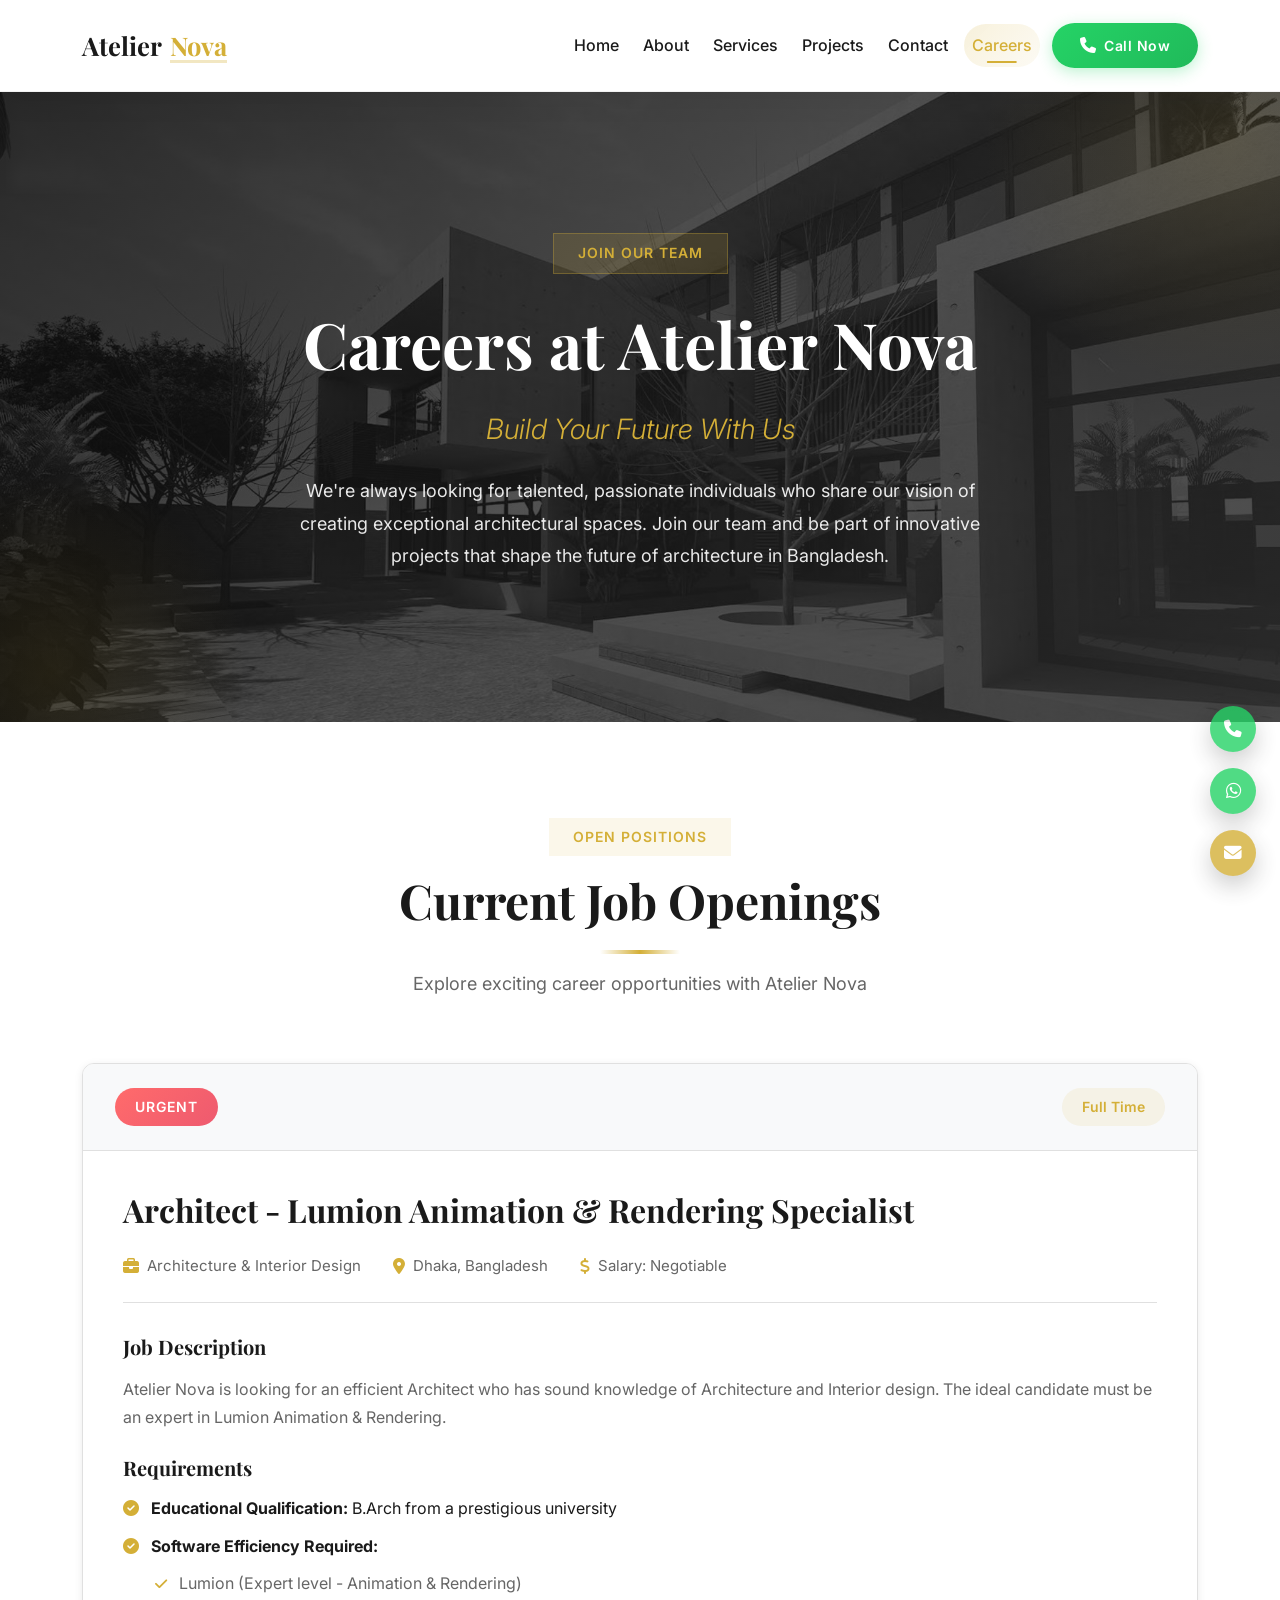
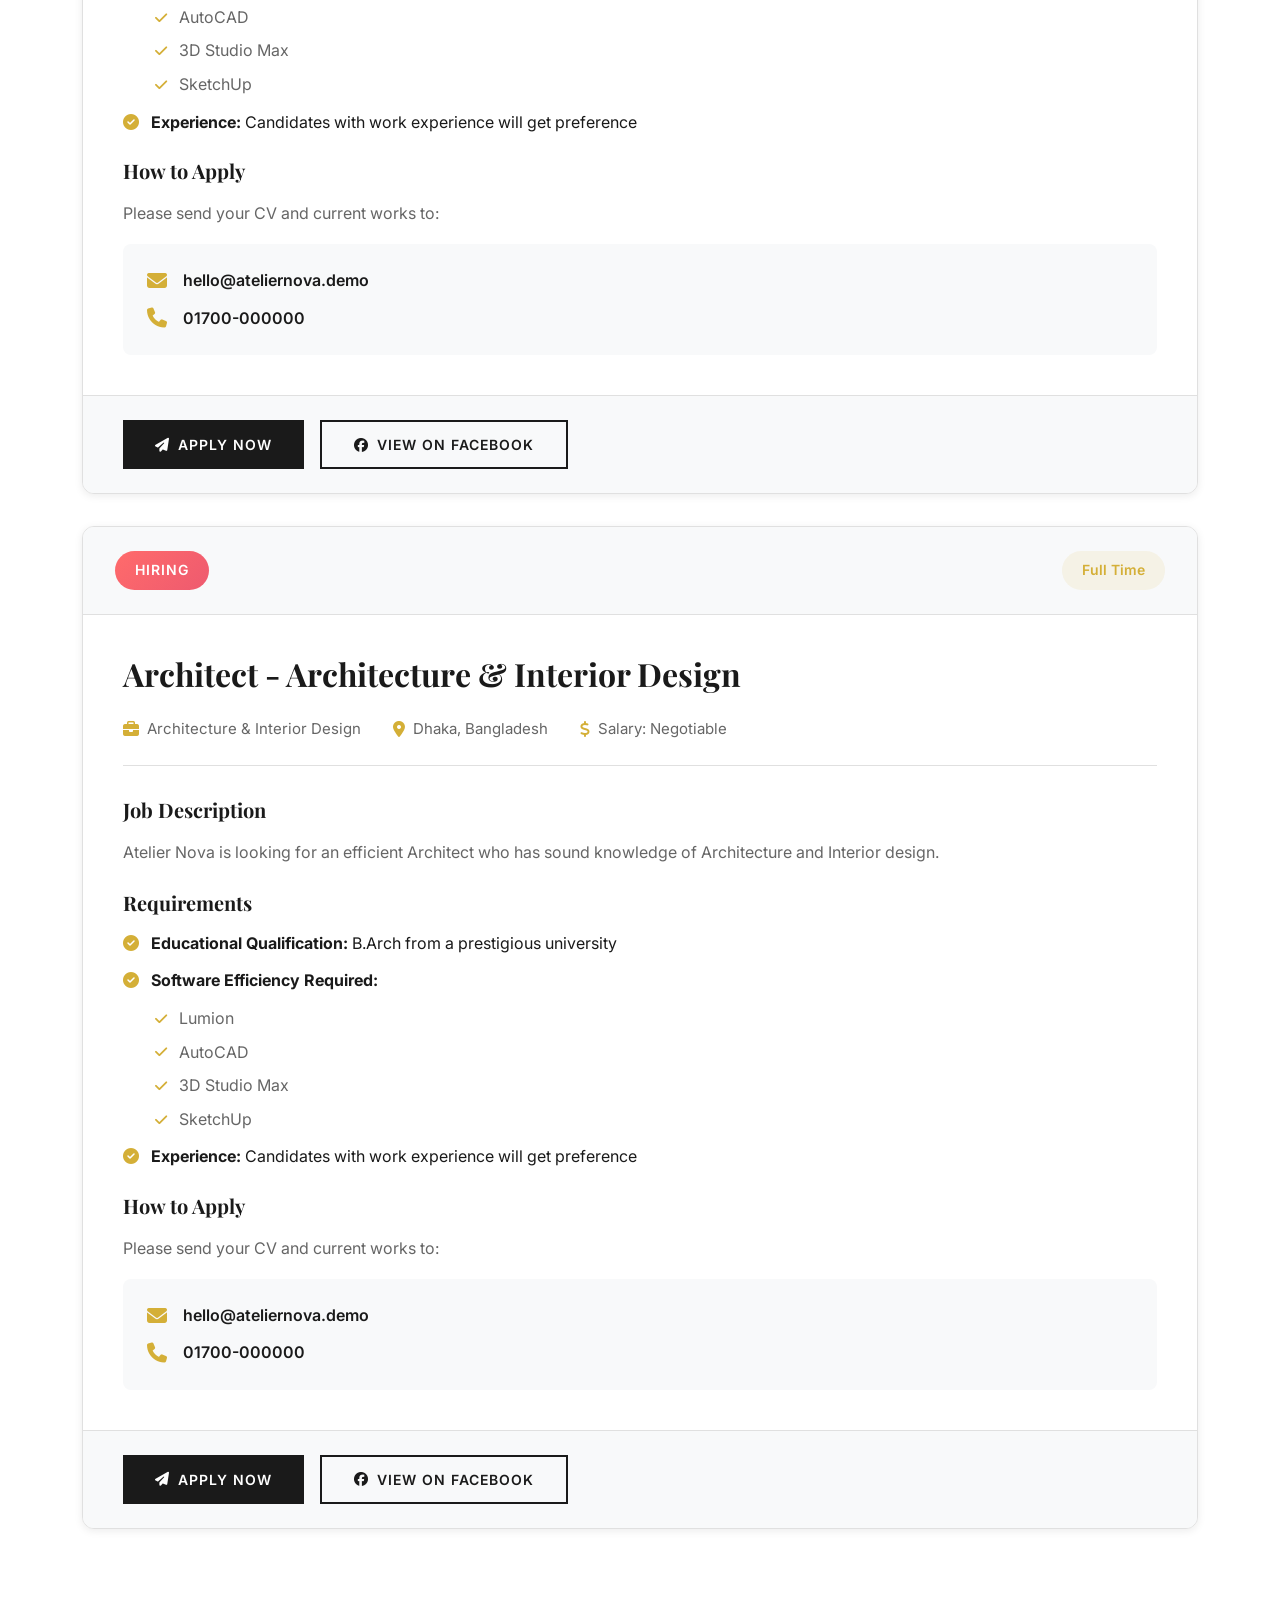
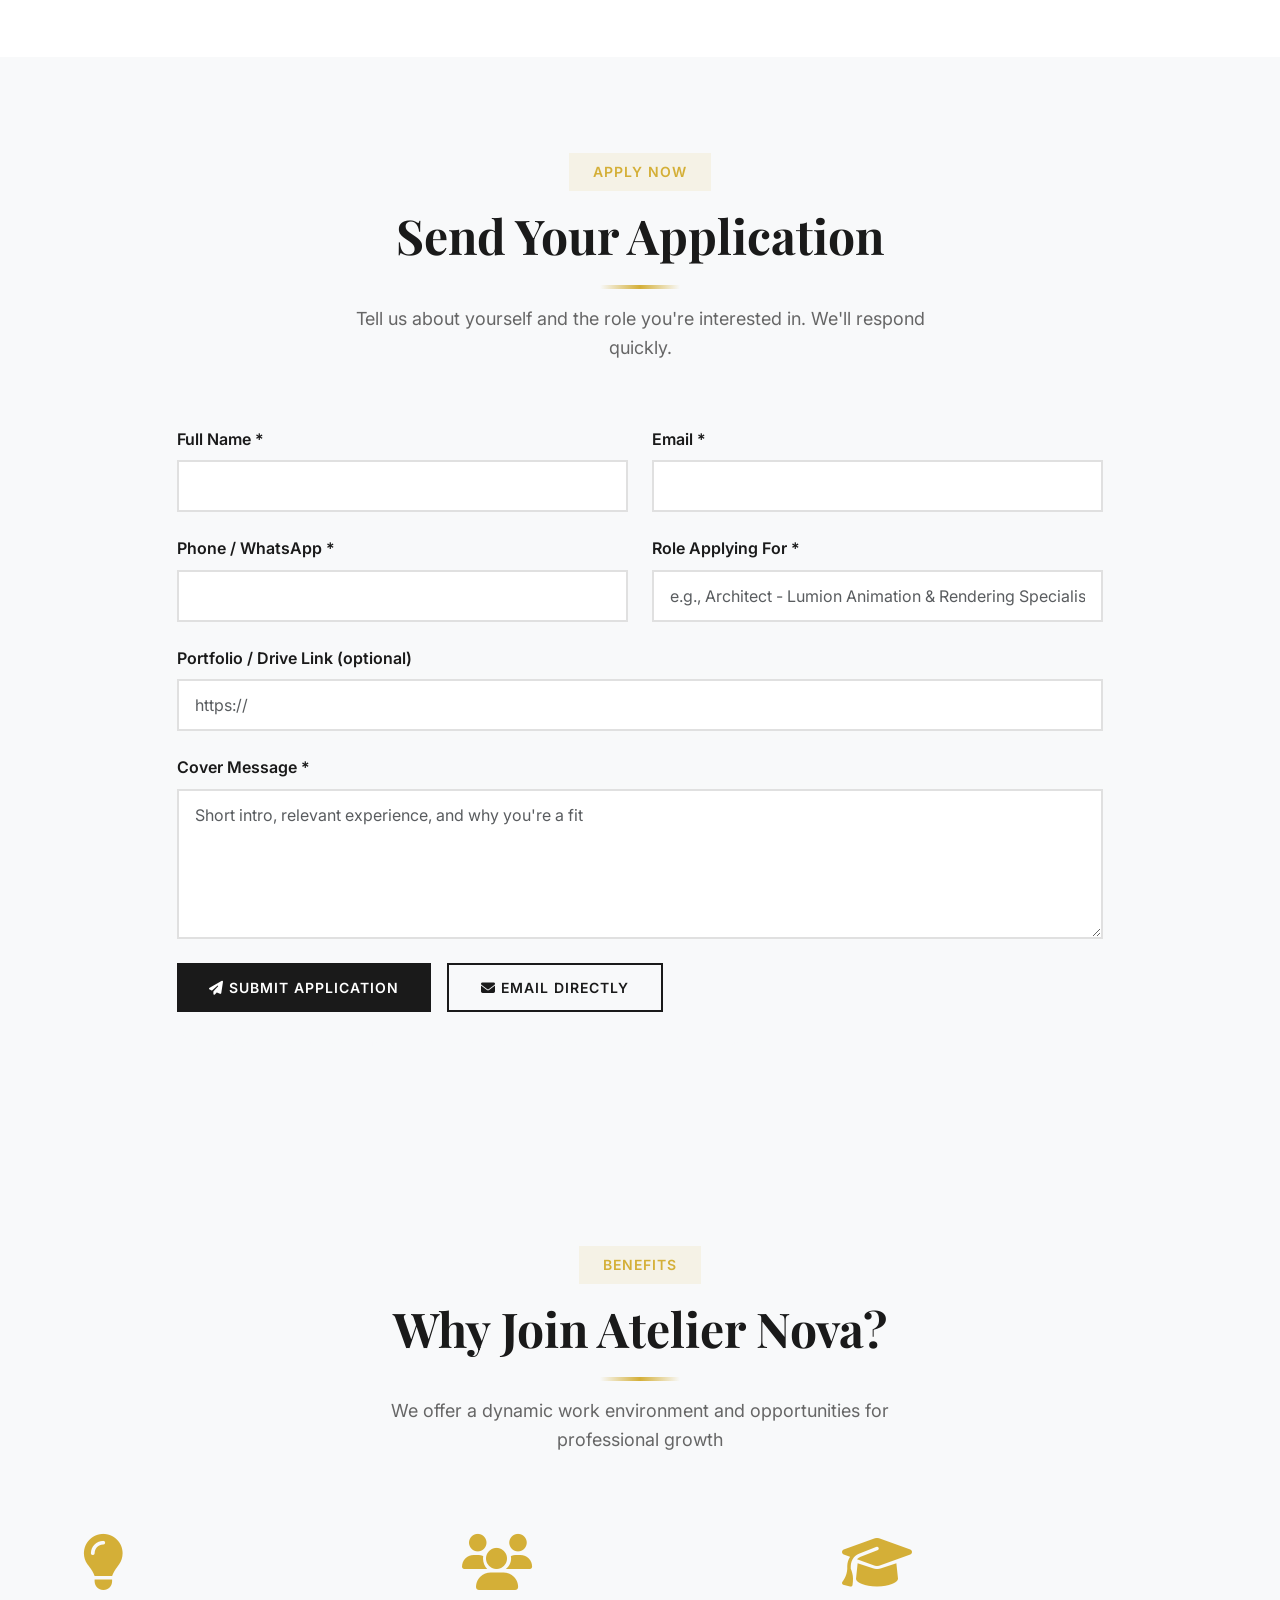
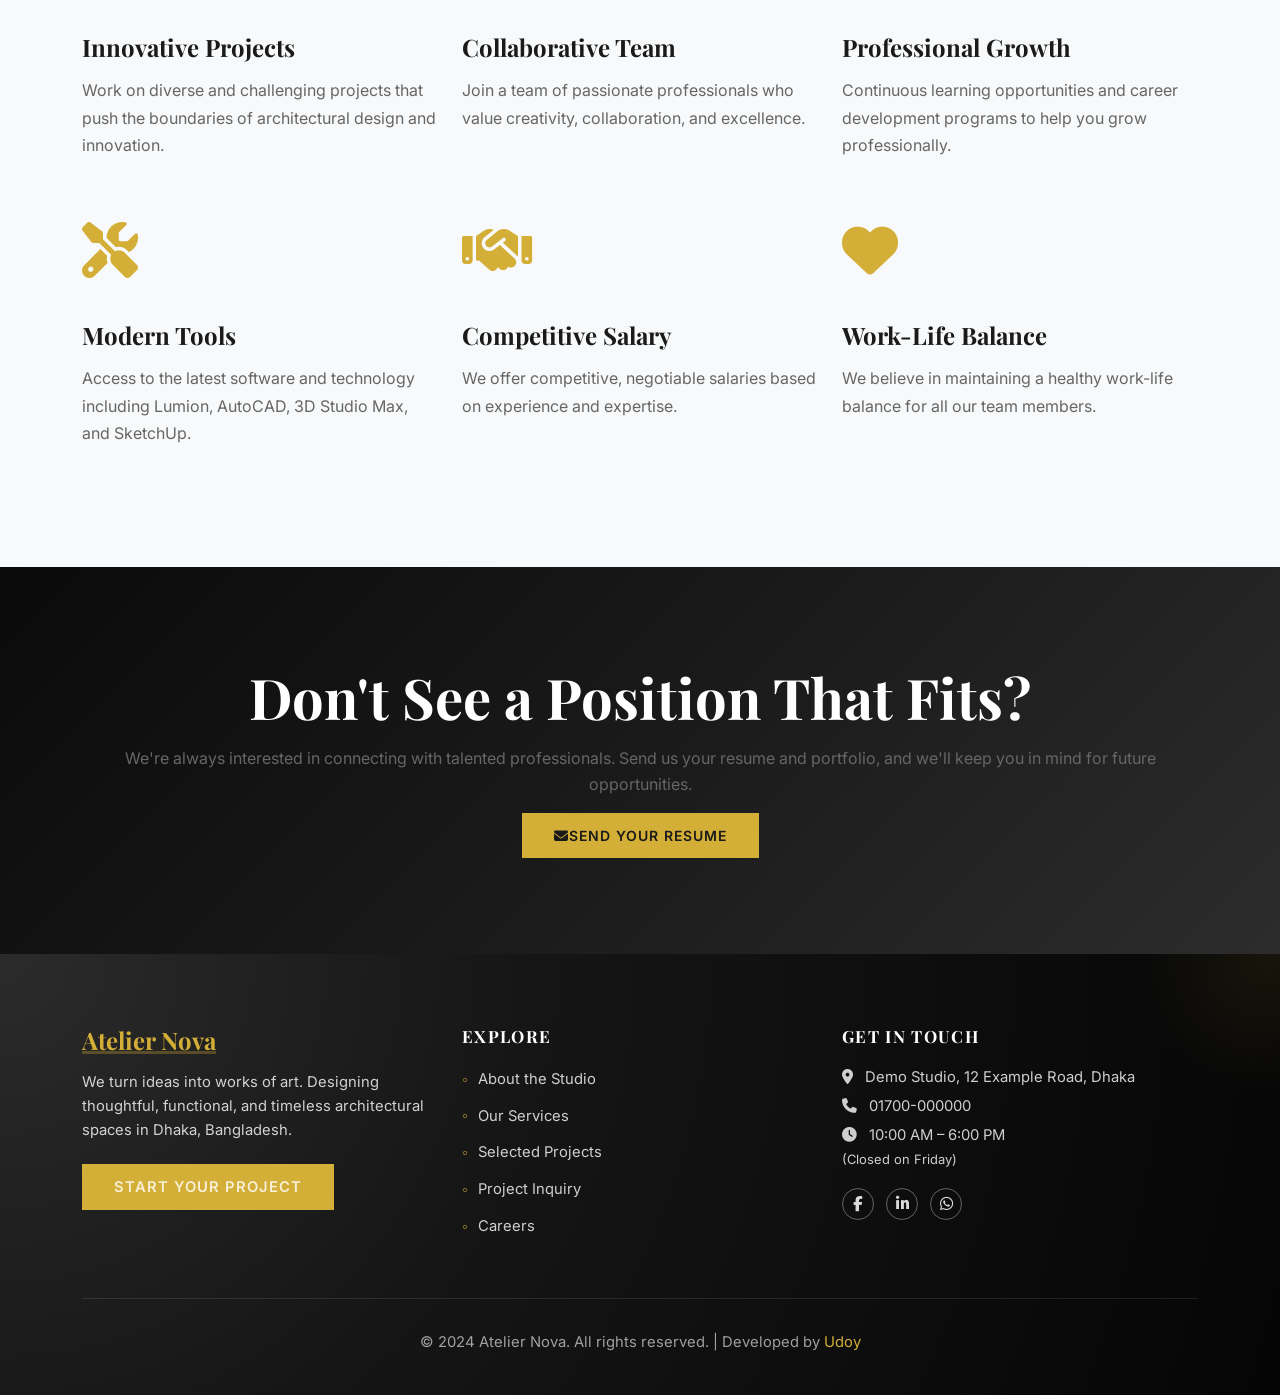
<file: careers.html>
<!DOCTYPE html>
<html lang="en">
<head>
    <meta charset="UTF-8">
    <meta name="viewport" content="width=device-width, initial-scale=1.0">
    <meta name="description" content="Join Atelier Nova team. We're looking for talented architects and designers. View current job openings and career opportunities in Dhaka, Bangladesh.">
    <meta name="keywords" content="architect jobs, architecture careers, interior design jobs, Dhaka architecture jobs, Atelier Nova careers">
    <meta name="author" content="Atelier Nova">
    <title>Careers - Atelier Nova</title>
    
    <!-- Bootstrap 5 CSS -->
    <link href="https://cdn.jsdelivr.net/npm/bootstrap@5.3.0/dist/css/bootstrap.min.css" rel="stylesheet">
    
    <!-- Google Fonts -->
    <link href="https://fonts.googleapis.com/css2?family=Playfair+Display:wght@400;700&family=Inter:wght@300;400;500;600;700&display=swap" rel="stylesheet">
    
    <!-- Font Awesome for Icons -->
    <link rel="stylesheet" href="https://cdnjs.cloudflare.com/ajax/libs/font-awesome/6.4.0/css/all.min.css">
    
    <!-- Custom CSS -->
    <link rel="stylesheet" href="assets/css/style.css">
</head>
<body>
    <!-- ===== NAVBAR ===== -->
    <nav class="navbar navbar-expand-lg">
        <div class="container">
            <a class="navbar-brand" href="index.html">
                <span class="brand-text">Atelier</span>
                <span class="brand-accent">Nova</span>
            </a>
            <button class="navbar-toggler" type="button" data-bs-toggle="collapse" data-bs-target="#navbarNav" aria-label="Toggle navigation">
                <span class="navbar-toggler-icon"></span>
            </button>
            <div class="collapse navbar-collapse" id="navbarNav">
                <ul class="navbar-nav ms-auto">
                    <li class="nav-item">
                        <a class="nav-link" href="index.html">
                            <span>Home</span>
                        </a>
                    </li>
                    <li class="nav-item">
                        <a class="nav-link" href="about.html">
                            <span>About</span>
                        </a>
                    </li>
                    <li class="nav-item">
                        <a class="nav-link" href="services.html">
                            <span>Services</span>
                        </a>
                    </li>
                    <li class="nav-item">
                        <a class="nav-link" href="projects.html">
                            <span>Projects</span>
                        </a>
                    </li>
                    <li class="nav-item">
                        <a class="nav-link" href="contact.html">
                            <span>Contact</span>
                        </a>
                    </li>
                    <li class="nav-item">
                        <a class="nav-link active" href="careers.html">
                            <span>Careers</span>
                        </a>
                    </li>
                    <li class="nav-item">
                        <a class="btn btn-call" href="tel:+8801700000000">
                            <i class="fas fa-phone"></i>
                            <span>Call Now</span>
                        </a>
                    </li>
                </ul>
            </div>
        </div>
    </nav>

    <!-- ===== PAGE HERO ===== -->
    <section class="page-hero">
        <div class="hero-background" style="background-image: url('assets/images/banner3.jpg');">
            <div class="hero-overlay"></div>
            <div class="hero-shapes">
                <div class="shape shape-1"></div>
                <div class="shape shape-2"></div>
            </div>
        </div>
        <div class="container">
            <div class="page-hero-content">
                <div class="hero-badge">
                    <span>Join Our Team</span>
                </div>
                <h1 class="page-hero-title">Careers at Atelier Nova</h1>
                <p class="page-hero-tagline">Build Your Future With Us</p>
                <p class="page-hero-description">We're always looking for talented, passionate individuals who share our vision of creating exceptional architectural spaces. Join our team and be part of innovative projects that shape the future of architecture in Bangladesh.</p>
            </div>
        </div>
    </section>

    <!-- ===== CURRENT OPENINGS ===== -->
    <section class="section">
        <div class="container">
            <div class="section-header">
                <div class="section-label">Open Positions</div>
                <h2 class="section-title">Current Job Openings</h2>
                <p class="section-subtitle">Explore exciting career opportunities with Atelier Nova</p>
            </div>

            <!-- Job Listing 1 -->
            <div class="job-card">
                <div class="job-card-header">
                    <div class="job-badge">Urgent</div>
                    <div class="job-type">Full Time</div>
                </div>
                <div class="job-card-body">
                    <h3 class="job-title">Architect - Lumion Animation & Rendering Specialist</h3>
                    <div class="job-meta">
                        <span class="job-meta-item">
                            <i class="fas fa-briefcase"></i>
                            <span>Architecture & Interior Design</span>
                        </span>
                        <span class="job-meta-item">
                            <i class="fas fa-map-marker-alt"></i>
                            <span>Dhaka, Bangladesh</span>
                        </span>
                        <span class="job-meta-item">
                            <i class="fas fa-dollar-sign"></i>
                            <span>Salary: Negotiable</span>
                        </span>
                    </div>
                    <div class="job-description">
                        <h5>Job Description</h5>
                        <p>Atelier Nova is looking for an efficient Architect who has sound knowledge of Architecture and Interior design. The ideal candidate must be an expert in Lumion Animation & Rendering.</p>
                        
                        <h5>Requirements</h5>
                        <div class="requirements-list">
                            <div class="requirement-item">
                                <i class="fas fa-check-circle"></i>
                                <span><strong>Educational Qualification:</strong> B.Arch from a prestigious university</span>
                            </div>
                            <div class="requirement-item">
                                <i class="fas fa-check-circle"></i>
                                <span><strong>Software Efficiency Required:</strong></span>
                            </div>
                            <ul class="software-list">
                                <li><i class="fas fa-check"></i> Lumion (Expert level - Animation & Rendering)</li>
                                <li><i class="fas fa-check"></i> AutoCAD</li>
                                <li><i class="fas fa-check"></i> 3D Studio Max</li>
                                <li><i class="fas fa-check"></i> SketchUp</li>
                            </ul>
                            <div class="requirement-item">
                                <i class="fas fa-check-circle"></i>
                                <span><strong>Experience:</strong> Candidates with work experience will get preference</span>
                            </div>
                        </div>

                        <h5>How to Apply</h5>
                        <p>Please send your CV and current works to:</p>
                        <div class="apply-info">
                            <div class="apply-item">
                                <i class="fas fa-envelope"></i>
                                <a href="mailto:hello@ateliernova.demo">hello@ateliernova.demo</a>
                            </div>
                            <div class="apply-item">
                                <i class="fas fa-phone"></i>
                                <a href="tel:+8801700000000">01700-000000</a>
                            </div>
                        </div>
                    </div>
                </div>
                <div class="job-card-footer">
                    <button class="btn btn-primary apply-btn" data-job="Architect - Lumion Animation & Rendering Specialist">
                        <i class="fas fa-paper-plane"></i>
                        <span>Apply Now</span>
                    </button>
                    <a href="#" target="_blank" rel="noopener noreferrer" class="btn btn-outline">
                        <i class="fab fa-facebook"></i>
                        <span>View on Facebook</span>
                    </a>
                </div>
            </div>

            <!-- Job Listing 2 -->
            <div class="job-card">
                <div class="job-card-header">
                    <div class="job-badge">Hiring</div>
                    <div class="job-type">Full Time</div>
                </div>
                <div class="job-card-body">
                    <h3 class="job-title">Architect - Architecture & Interior Design</h3>
                    <div class="job-meta">
                        <span class="job-meta-item">
                            <i class="fas fa-briefcase"></i>
                            <span>Architecture & Interior Design</span>
                        </span>
                        <span class="job-meta-item">
                            <i class="fas fa-map-marker-alt"></i>
                            <span>Dhaka, Bangladesh</span>
                        </span>
                        <span class="job-meta-item">
                            <i class="fas fa-dollar-sign"></i>
                            <span>Salary: Negotiable</span>
                        </span>
                    </div>
                    <div class="job-description">
                        <h5>Job Description</h5>
                        <p>Atelier Nova is looking for an efficient Architect who has sound knowledge of Architecture and Interior design.</p>
                        
                        <h5>Requirements</h5>
                        <div class="requirements-list">
                            <div class="requirement-item">
                                <i class="fas fa-check-circle"></i>
                                <span><strong>Educational Qualification:</strong> B.Arch from a prestigious university</span>
                            </div>
                            <div class="requirement-item">
                                <i class="fas fa-check-circle"></i>
                                <span><strong>Software Efficiency Required:</strong></span>
                            </div>
                            <ul class="software-list">
                                <li><i class="fas fa-check"></i> Lumion</li>
                                <li><i class="fas fa-check"></i> AutoCAD</li>
                                <li><i class="fas fa-check"></i> 3D Studio Max</li>
                                <li><i class="fas fa-check"></i> SketchUp</li>
                            </ul>
                            <div class="requirement-item">
                                <i class="fas fa-check-circle"></i>
                                <span><strong>Experience:</strong> Candidates with work experience will get preference</span>
                            </div>
                        </div>

                        <h5>How to Apply</h5>
                        <p>Please send your CV and current works to:</p>
                        <div class="apply-info">
                            <div class="apply-item">
                                <i class="fas fa-envelope"></i>
                                <a href="mailto:hello@ateliernova.demo">hello@ateliernova.demo</a>
                            </div>
                            <div class="apply-item">
                                <i class="fas fa-phone"></i>
                                <a href="tel:+8801700000000">01700-000000</a>
                            </div>
                        </div>
                    </div>
                </div>
                <div class="job-card-footer">
                    <button class="btn btn-primary apply-btn" data-job="Architect - Architecture & Interior Design">
                        <i class="fas fa-paper-plane"></i>
                        <span>Apply Now</span>
                    </button>
                    <a href="#" target="_blank" rel="noopener noreferrer" class="btn btn-outline">
                        <i class="fab fa-facebook"></i>
                        <span>View on Facebook</span>
                    </a>
                </div>
            </div>
        </div>
    </section>

    <!-- ===== APPLY NOW FORM ===== -->
    <section class="section section-light" id="apply-now">
        <div class="container">
            <div class="section-header">
                <div class="section-label">Apply Now</div>
                <h2 class="section-title">Send Your Application</h2>
                <p class="section-subtitle">Tell us about yourself and the role you're interested in. We'll respond quickly.</p>
            </div>

            <div class="row justify-content-center">
                <div class="col-lg-10">
                    <form id="careerApplicationForm" class="contact-form">
                        <div class="row g-4">
                            <div class="col-md-6">
                                <label class="form-label" for="applicantName">Full Name *</label>
                                <input type="text" id="applicantName" name="applicantName" class="form-control" required>
                            </div>
                            <div class="col-md-6">
                                <label class="form-label" for="applicantEmail">Email *</label>
                                <input type="email" id="applicantEmail" name="applicantEmail" class="form-control" required>
                            </div>
                            <div class="col-md-6">
                                <label class="form-label" for="applicantPhone">Phone / WhatsApp *</label>
                                <input type="tel" id="applicantPhone" name="applicantPhone" class="form-control" required>
                            </div>
                            <div class="col-md-6">
                                <label class="form-label" for="applicantPosition">Role Applying For *</label>
                                <input type="text" id="applicantPosition" name="applicantPosition" class="form-control" required placeholder="e.g., Architect - Lumion Animation & Rendering Specialist">
                            </div>
                            <div class="col-md-12">
                                <label class="form-label" for="portfolioLink">Portfolio / Drive Link (optional)</label>
                                <input type="url" id="portfolioLink" name="portfolioLink" class="form-control" placeholder="https://">
                            </div>
                            <div class="col-md-12">
                                <label class="form-label" for="coverMessage">Cover Message *</label>
                                <textarea id="coverMessage" name="coverMessage" class="form-control" rows="5" required placeholder="Short intro, relevant experience, and why you're a fit"></textarea>
                            </div>
                        </div>
                        <div class="mt-4 d-flex gap-3">
                            <button type="submit" class="btn btn-primary">
                                <i class="fas fa-paper-plane"></i>
                                <span>Submit Application</span>
                            </button>
                            <a href="#" id="emailDirectlyBtn" class="btn btn-outline">
                                <i class="fas fa-envelope"></i>
                                <span>Email Directly</span>
                            </a>
                        </div>
                        <p class="text-light mt-3" style="margin: 0;">We respect your privacy. Your information is only used for recruitment purposes.</p>
                    </form>
                </div>
            </div>
        </div>
    </section>

    <!-- ===== WHY JOIN US ===== -->
    <section class="section section-light">
        <div class="container">
            <div class="section-header">
                <div class="section-label">Benefits</div>
                <h2 class="section-title">Why Join Atelier Nova?</h2>
                <p class="section-subtitle">We offer a dynamic work environment and opportunities for professional growth</p>
            </div>
            <div class="row g-4">
                <div class="col-md-6 col-lg-4">
                    <div class="service-card">
                        <div class="service-icon">
                            <i class="fas fa-lightbulb"></i>
                        </div>
                        <h4>Innovative Projects</h4>
                        <p>Work on diverse and challenging projects that push the boundaries of architectural design and innovation.</p>
                    </div>
                </div>
                <div class="col-md-6 col-lg-4">
                    <div class="service-card">
                        <div class="service-icon">
                            <i class="fas fa-users"></i>
                        </div>
                        <h4>Collaborative Team</h4>
                        <p>Join a team of passionate professionals who value creativity, collaboration, and excellence.</p>
                    </div>
                </div>
                <div class="col-md-6 col-lg-4">
                    <div class="service-card">
                        <div class="service-icon">
                            <i class="fas fa-graduation-cap"></i>
                        </div>
                        <h4>Professional Growth</h4>
                        <p>Continuous learning opportunities and career development programs to help you grow professionally.</p>
                    </div>
                </div>
                <div class="col-md-6 col-lg-4">
                    <div class="service-card">
                        <div class="service-icon">
                            <i class="fas fa-tools"></i>
                        </div>
                        <h4>Modern Tools</h4>
                        <p>Access to the latest software and technology including Lumion, AutoCAD, 3D Studio Max, and SketchUp.</p>
                    </div>
                </div>
                <div class="col-md-6 col-lg-4">
                    <div class="service-card">
                        <div class="service-icon">
                            <i class="fas fa-handshake"></i>
                        </div>
                        <h4>Competitive Salary</h4>
                        <p>We offer competitive, negotiable salaries based on experience and expertise.</p>
                    </div>
                </div>
                <div class="col-md-6 col-lg-4">
                    <div class="service-card">
                        <div class="service-icon">
                            <i class="fas fa-heart"></i>
                        </div>
                        <h4>Work-Life Balance</h4>
                        <p>We believe in maintaining a healthy work-life balance for all our team members.</p>
                    </div>
                </div>
            </div>
        </div>
    </section>

    <!-- ===== CTA SECTION ===== -->
    <section class="cta-section">
        <div class="container">
            <h1>Don't See a Position That Fits?</h1>
            <p>We're always interested in connecting with talented professionals. Send us your resume and portfolio, and we'll keep you in mind for future opportunities.</p>
            <a href="#" id="sendResumeBtn" class="btn btn-accent">
                <i class="fas fa-envelope"></i>
                <span>Send Your Resume</span>
            </a>
        </div>
    </section>

    <!-- ===== FOOTER ===== -->
    <footer class="footer">
        <div class="container">
            <div class="row gy-4">
    
                <!-- Brand & Philosophy -->
                <div class="col-lg-4">
                    <h4 class="footer-brand">
                         <span class="brand-accent"> Atelier Nova</span>
                    </h4>
                    <p class="footer-text">
                        We turn ideas into works of art. Designing thoughtful, functional, and timeless architectural spaces in Dhaka, Bangladesh.
                    </p>
    
                    <a href="contact.html" class="btn btn-accent mt-3">
                        Start Your Project
                    </a>
                </div>
    
                <!-- Navigation (Rethought Quick Links) -->
                <div class="col-lg-4">
                    <h5 class="footer-title">Explore</h5>
                    <ul class="footer-links">
                        <li><a href="about.html">About the Studio</a></li>
                        <li><a href="services.html">Our Services</a></li>
                        <li><a href="projects.html">Selected Projects</a></li>
                        <li><a href="contact.html">Project Inquiry</a></li>
                        <li><a href="careers.html">Careers</a></li>
                    </ul>
                </div>
    
                <!-- Contact & Social -->
                <div class="col-lg-4">
                    <h5 class="footer-title">Get in Touch</h5>
    
                    <p>
                        <i class="fas fa-map-marker-alt me-2"></i>
                        Demo Studio, 12 Example Road, Dhaka
                    </p>
    
                    <p>
                        <i class="fas fa-phone me-2"></i>
                        <a href="tel:+8801700000000">01700-000000</a>
                    </p>
    
                    <p>
                        <i class="fas fa-clock me-2"></i>
                        10:00 AM – 6:00 PM <br>
                        <small>(Closed on Friday)</small>
                    </p>
    
                    <div class="footer-social mt-3">
                        <a href="#" 
                           target="_blank" 
                           rel="noopener noreferrer" 
                           title="Facebook">
                            <i class="fab fa-facebook-f"></i>
                        </a>
    
                        <a href="#" 
                           target="_blank" 
                           rel="noopener noreferrer" 
                           title="LinkedIn">
                            <i class="fab fa-linkedin-in"></i>
                        </a>
    
                        <a href="https://wa.me/8801700000000" 
                           target="_blank" 
                           title="WhatsApp">
                            <i class="fab fa-whatsapp"></i>
                        </a>
                    </div>
                </div>
    
            </div>
    
            <!-- Footer Bottom -->
            <div class="footer-bottom">
                <p>
                    &copy; 2024 Atelier Nova. All rights reserved.  
                    <span class="footer-separator">|</span>
                    Developed by <a href="https://udoyweb.netlify.app/" target="_blank" rel="noopener noreferrer">Udoy</a>
                </p>
            </div>
        </div>
    </footer>

    <!-- ===== FLOATING CONTACT WIDGET ===== -->
    <div class="floating-contact">
        <a href="tel:+8801700000000" class="floating-btn call" title="Call Now">
            <i class="fas fa-phone"></i>
        </a>
        <a href="https://wa.me/8801700000000" target="_blank" class="floating-btn whatsapp" title="WhatsApp">
            <i class="fab fa-whatsapp"></i>
        </a>
        <a href="mailto:hello@ateliernova.demo" class="floating-btn email" title="Email">
            <i class="fas fa-envelope"></i>
        </a>
    </div>

    <!-- Bootstrap 5 JS -->
    <script src="https://cdn.jsdelivr.net/npm/bootstrap@5.3.0/dist/js/bootstrap.bundle.min.js"></script>
    
    <!-- Custom JS -->
    <script src="assets/js/cms.js"></script>
    <script src="assets/js/main.js"></script>
</body>
</html>
</file>
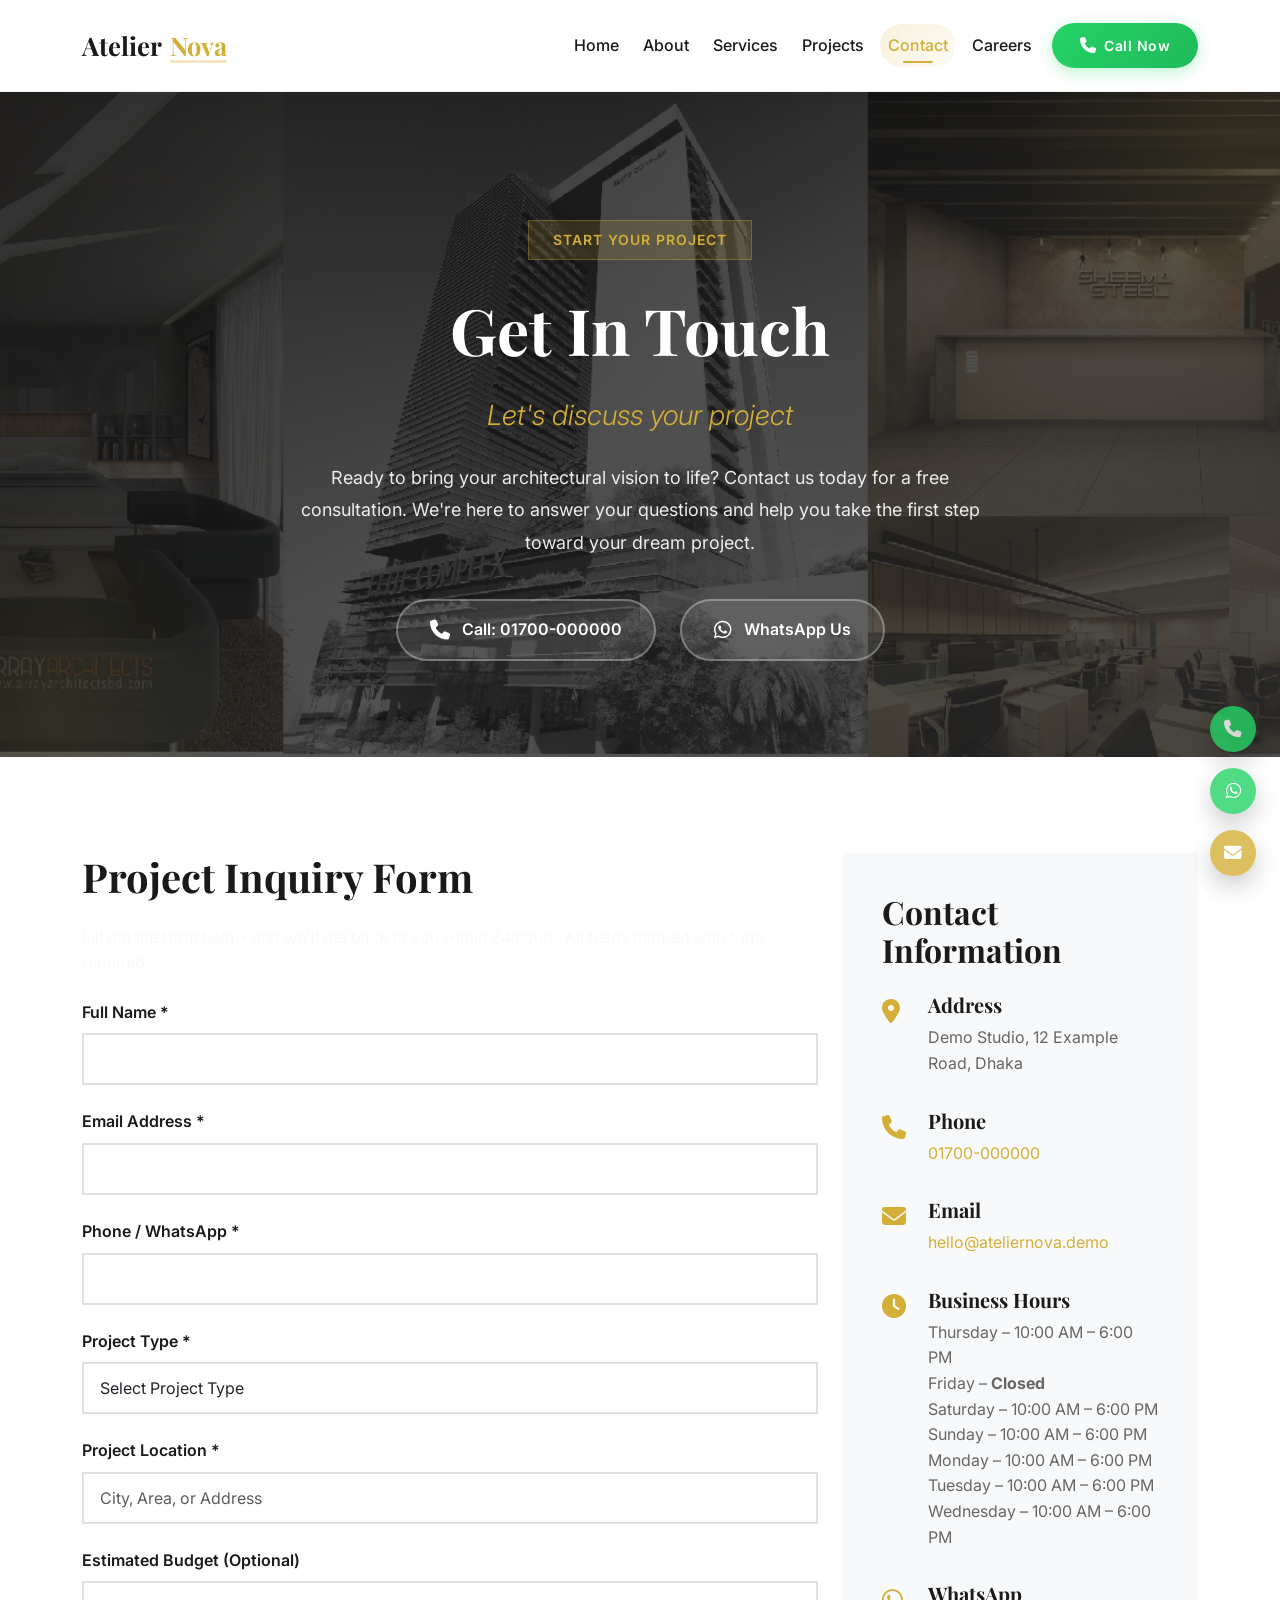
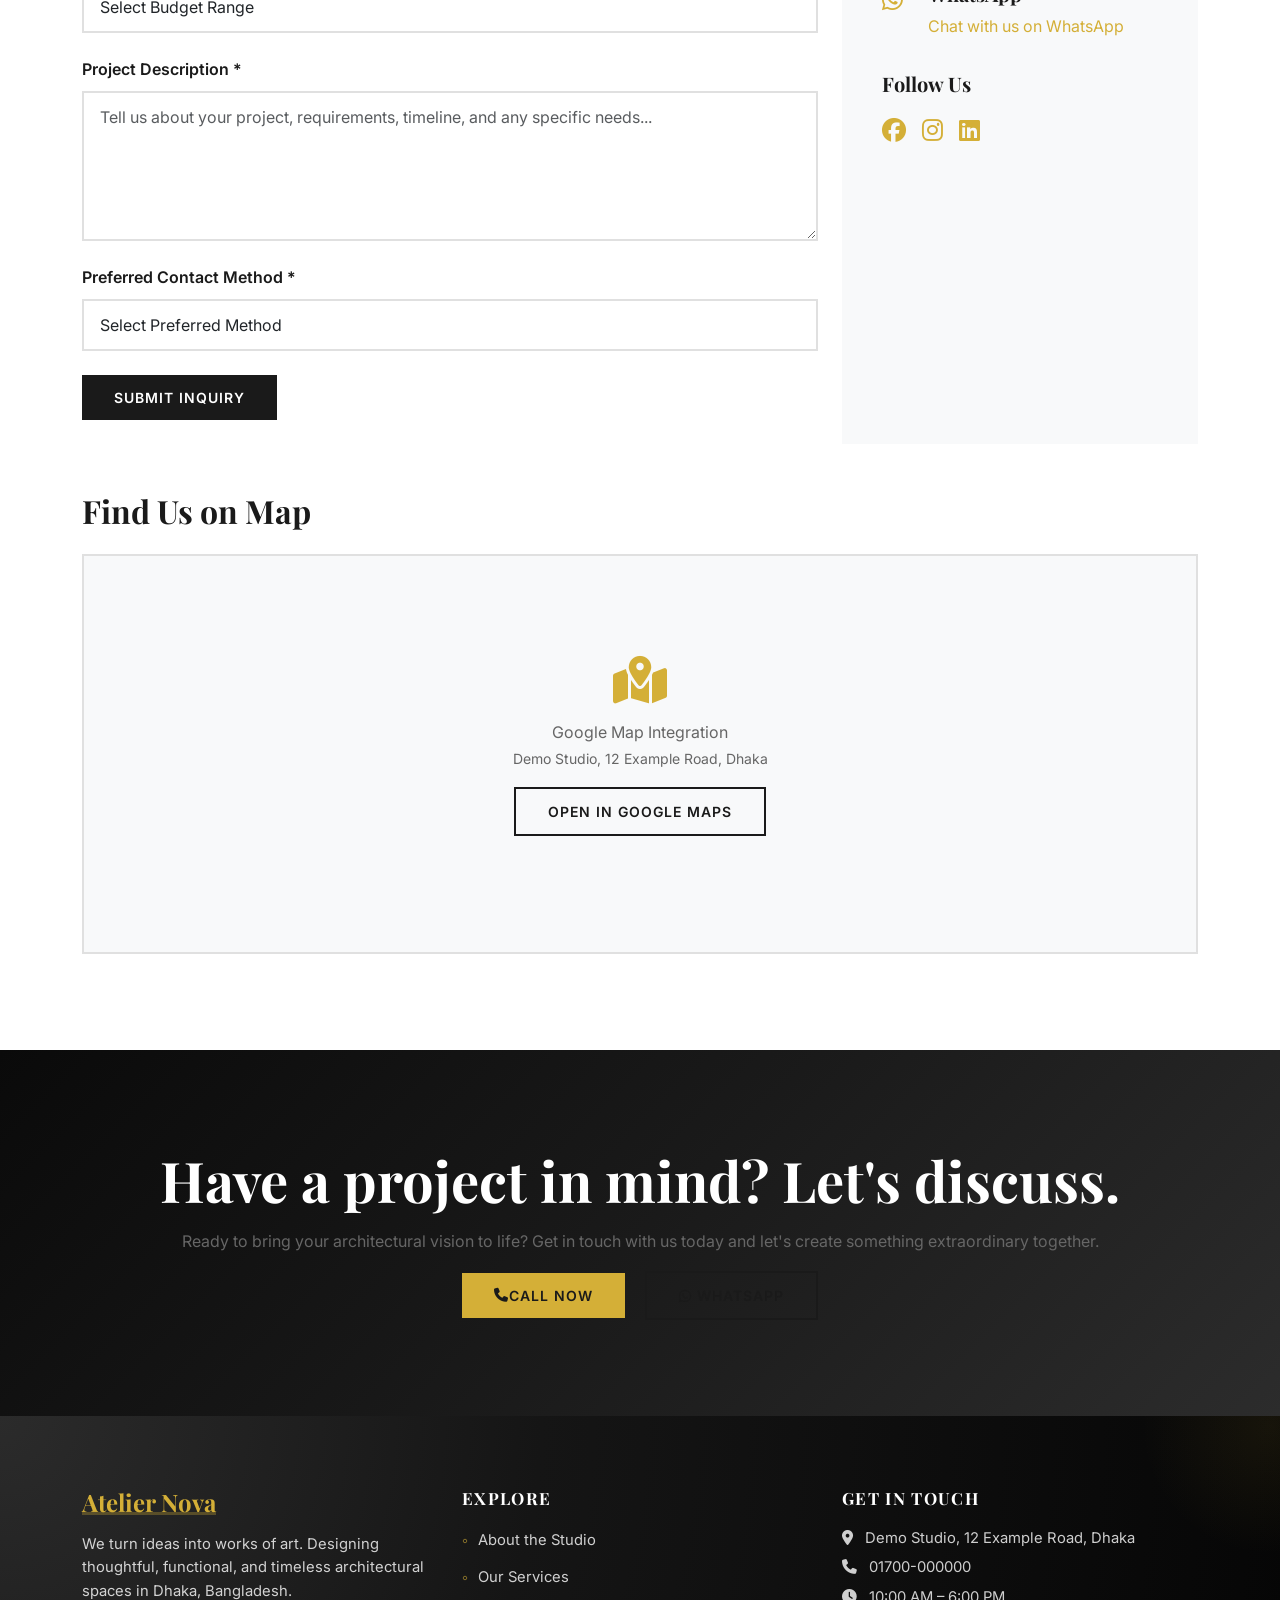
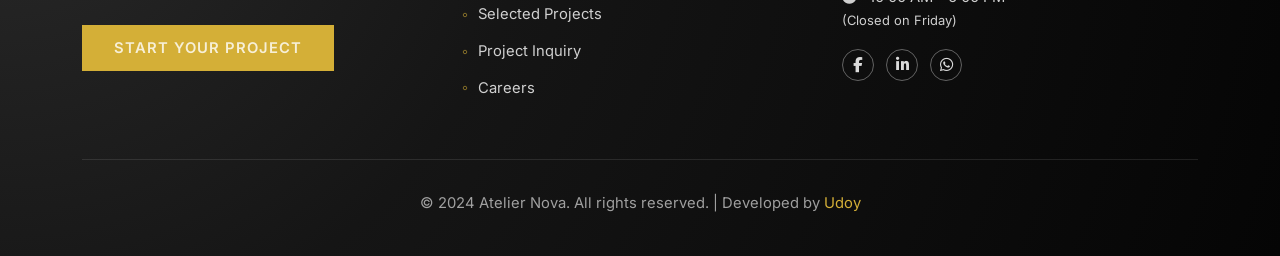
<file: contact.html>
<!DOCTYPE html>
<html lang="en">
<head>
    <meta charset="UTF-8">
    <meta name="viewport" content="width=device-width, initial-scale=1.0">
    <meta name="description" content="Contact Atelier Nova in Dhaka, Bangladesh. Get a free quote for your architectural project. Call 01700-000000 or fill out our project inquiry form.">
    <meta name="keywords" content="contact Atelier Nova, architecture consultation, Dhaka architects, project inquiry">
    <meta name="author" content="Atelier Nova">
    <title>Contact Us - Atelier Nova</title>
    
    <!-- Bootstrap 5 CSS -->
    <link href="https://cdn.jsdelivr.net/npm/bootstrap@5.3.0/dist/css/bootstrap.min.css" rel="stylesheet">
    
    <!-- Google Fonts -->
    <link href="https://fonts.googleapis.com/css2?family=Playfair+Display:wght@400;700&family=Inter:wght@300;400;500;600;700&display=swap" rel="stylesheet">
    
    <!-- Font Awesome for Icons -->
    <link rel="stylesheet" href="https://cdnjs.cloudflare.com/ajax/libs/font-awesome/6.4.0/css/all.min.css">
    
    <!-- Custom CSS -->
    <link rel="stylesheet" href="assets/css/style.css">
</head>
<body>
    <!-- ===== NAVBAR ===== -->
    <nav class="navbar navbar-expand-lg">
        <div class="container">
            <a class="navbar-brand" href="index.html">
                <span class="brand-text">Atelier</span>
                <span class="brand-accent">Nova</span>
            </a>
            <button class="navbar-toggler" type="button" data-bs-toggle="collapse" data-bs-target="#navbarNav" aria-label="Toggle navigation">
                <span class="navbar-toggler-icon"></span>
            </button>
            <div class="collapse navbar-collapse" id="navbarNav">
                <ul class="navbar-nav ms-auto">
                    <li class="nav-item">
                        <a class="nav-link" href="index.html">
                            <span>Home</span>
                        </a>
                    </li>
                    <li class="nav-item">
                        <a class="nav-link" href="about.html">
                            <span>About</span>
                        </a>
                    </li>
                    <li class="nav-item">
                        <a class="nav-link" href="services.html">
                            <span>Services</span>
                        </a>
                    </li>
                    <li class="nav-item">
                        <a class="nav-link" href="projects.html">
                            <span>Projects</span>
                        </a>
                    </li>
                    <li class="nav-item">
                        <a class="nav-link active" href="contact.html">
                            <span>Contact</span>
                        </a>
                    </li>
                    <li class="nav-item">
                        <a class="nav-link" href="careers.html">
                            <span>Careers</span>
                        </a>
                    </li>
                    <li class="nav-item">
                        <a class="btn btn-call" href="tel:+8801700000000">
                            <i class="fas fa-phone"></i>
                            <span>Call Now</span>
                        </a>
                    </li>
                </ul>
            </div>
        </div>
    </nav>

    <!-- ===== PAGE HERO ===== -->
    <section class="page-hero">
        <div class="hero-background" style="background-image: url('assets/images/banner1.jpg');">
            <div class="hero-overlay"></div>
            <div class="hero-shapes">
                <div class="shape shape-1"></div>
                <div class="shape shape-2"></div>
            </div>
        </div>
        <div class="container">
            <div class="page-hero-content">
                <div class="hero-badge">
                    <span>Start Your Project</span>
                </div>
                <h1 class="page-hero-title">Get In Touch</h1>
                <p class="page-hero-tagline">Let's discuss your project</p>
                <p class="page-hero-description">Ready to bring your architectural vision to life? Contact us today for a free consultation. We're here to answer your questions and help you take the first step toward your dream project.</p>
                <div class="page-hero-contact">
                    <a href="tel:+8801700000000" class="page-contact-btn">
                        <i class="fas fa-phone"></i>
                        <span>Call: 01700-000000</span>
                    </a>
                    <a href="https://wa.me/8801700000000" target="_blank" class="page-contact-btn">
                        <i class="fab fa-whatsapp"></i>
                        <span>WhatsApp Us</span>
                    </a>
                </div>
            </div>
        </div>
    </section>

    <!-- ===== CONTACT SECTION ===== -->
    <section class="section">
        <div class="container">
            <div class="row">
                <!-- Contact Form -->
                <div class="col-lg-8 mb-4">
                    <h2 class="mb-4">Project Inquiry Form</h2>
                    <p class="text-light mb-4">Fill out the form below and we'll get back to you within 24 hours. All fields marked with * are required.</p>
                    
                    <!-- Success Message -->
                    <div class="success-message" id="successMessage">
                        <strong>Thank you!</strong> Your inquiry has been submitted successfully. We'll contact you soon.
                    </div>

                    <form id="projectInquiryForm">
                        <div class="form-group">
                            <label for="fullName" class="form-label">Full Name *</label>
                            <input type="text" class="form-control" id="fullName" name="fullName" required>
                            <div class="error-message" id="fullNameError">Please enter your full name.</div>
                        </div>

                        <div class="form-group">
                            <label for="email" class="form-label">Email Address *</label>
                            <input type="email" class="form-control" id="email" name="email" required>
                            <div class="error-message" id="emailError">Please enter a valid email address.</div>
                        </div>

                        <div class="form-group">
                            <label for="phone" class="form-label">Phone / WhatsApp *</label>
                            <input type="tel" class="form-control" id="phone" name="phone" required>
                            <div class="error-message" id="phoneError">Please enter a valid phone number.</div>
                        </div>

                        <div class="form-group">
                            <label for="projectType" class="form-label">Project Type *</label>
                            <select class="form-control" id="projectType" name="projectType" required>
                                <option value="">Select Project Type</option>
                                <option value="residential">Residential</option>
                                <option value="commercial">Commercial</option>
                                <option value="institutional">Institutional</option>
                                <option value="interior">Interior Design</option>
                                <option value="urban-planning">Urban Planning</option>
                                <option value="consultation">Consultation</option>
                                <option value="other">Other</option>
                            </select>
                            <div class="error-message" id="projectTypeError">Please select a project type.</div>
                        </div>

                        <div class="form-group">
                            <label for="projectLocation" class="form-label">Project Location *</label>
                            <input type="text" class="form-control" id="projectLocation" name="projectLocation" placeholder="City, Area, or Address" required>
                            <div class="error-message" id="projectLocationError">Please enter the project location.</div>
                        </div>

                        <div class="form-group">
                            <label for="budget" class="form-label">Estimated Budget (Optional)</label>
                            <select class="form-control" id="budget" name="budget">
                                <option value="">Select Budget Range</option>
                                <option value="under-10lakh">Under 10 Lakh BDT</option>
                                <option value="10-25lakh">10 - 25 Lakh BDT</option>
                                <option value="25-50lakh">25 - 50 Lakh BDT</option>
                                <option value="50-1crore">50 Lakh - 1 Crore BDT</option>
                                <option value="1-5crore">1 - 5 Crore BDT</option>
                                <option value="over-5crore">Over 5 Crore BDT</option>
                                <option value="not-sure">Not Sure Yet</option>
                            </select>
                        </div>

                        <div class="form-group">
                            <label for="projectDescription" class="form-label">Project Description *</label>
                            <textarea class="form-control" id="projectDescription" name="projectDescription" rows="5" placeholder="Tell us about your project, requirements, timeline, and any specific needs..." required></textarea>
                            <div class="error-message" id="projectDescriptionError">Please provide a project description.</div>
                        </div>

                        <div class="form-group">
                            <label for="contactMethod" class="form-label">Preferred Contact Method *</label>
                            <select class="form-control" id="contactMethod" name="contactMethod" required>
                                <option value="">Select Preferred Method</option>
                                <option value="phone">Phone Call</option>
                                <option value="whatsapp">WhatsApp</option>
                                <option value="email">Email</option>
                                <option value="any">Any Method</option>
                            </select>
                            <div class="error-message" id="contactMethodError">Please select your preferred contact method.</div>
                        </div>

                        <button type="submit" class="btn btn-primary btn-lg">Submit Inquiry</button>
                    </form>
                </div>

                <!-- Contact Information -->
                <div class="col-lg-4">
                    <div class="contact-info">
                        <h3 class="mb-4">Contact Information</h3>
                        
                        <div class="contact-item">
                            <div class="contact-icon">
                                <i class="fas fa-map-marker-alt"></i>
                            </div>
                            <div>
                                <h5>Address</h5>
                                <p>Demo Studio, 12 Example Road, Dhaka</p>
                            </div>
                        </div>

                        <div class="contact-item">
                            <div class="contact-icon">
                                <i class="fas fa-phone"></i>
                            </div>
                            <div>
                                <h5>Phone</h5>
                                <p><a href="tel:+8801700000000">01700-000000</a></p>
                            </div>
                        </div>

                        <div class="contact-item">
                            <div class="contact-icon">
                                <i class="fas fa-envelope"></i>
                            </div>
                            <div>
                                <h5>Email</h5>
                                <p><a href="mailto:hello@ateliernova.demo">hello@ateliernova.demo</a></p>
                            </div>
                        </div>

                        <div class="contact-item">
                            <div class="contact-icon">
                                <i class="fas fa-clock"></i>
                            </div>
                            <div>
                                <h5>Business Hours</h5>
                                <p>
                                    Thursday – 10:00 AM – 6:00 PM<br>
                                    Friday – <strong>Closed</strong><br>
                                    Saturday – 10:00 AM – 6:00 PM<br>
                                    Sunday – 10:00 AM – 6:00 PM<br>
                                    Monday – 10:00 AM – 6:00 PM<br>
                                    Tuesday – 10:00 AM – 6:00 PM<br>
                                    Wednesday – 10:00 AM – 6:00 PM
                                </p>
                            </div>
                        </div>

                        <div class="contact-item">
                            <div class="contact-icon">
                                <i class="fab fa-whatsapp"></i>
                            </div>
                            <div>
                                <h5>WhatsApp</h5>
                                <p><a href="https://wa.me/8801700000000" target="_blank">Chat with us on WhatsApp</a></p>
                            </div>
                        </div>

                        <div class="mt-4">
                            <h5 class="mb-3">Follow Us</h5>
                            <div style="display: flex; gap: 1rem;">
                                <a href="#" target="_blank" rel="noopener noreferrer" style="color: var(--accent-color); font-size: 1.5rem; transition: var(--transition);" title="Facebook">
                                    <i class="fab fa-facebook"></i>
                                </a>
                                <a href="#" style="color: var(--accent-color); font-size: 1.5rem; transition: var(--transition);" title="Instagram">
                                    <i class="fab fa-instagram"></i>
                                </a>
                                <a href="#" style="color: var(--accent-color); font-size: 1.5rem; transition: var(--transition);" title="LinkedIn">
                                    <i class="fab fa-linkedin"></i>
                                </a>
                            </div>
                        </div>
                    </div>
                </div>
            </div>

            <!-- Google Map Placeholder -->
            <div class="row mt-5">
                <div class="col-12">
                    <h3 class="mb-4">Find Us on Map</h3>
                    <div style="width: 100%; height: 400px; background: var(--bg-light); display: flex; align-items: center; justify-content: center; border: 2px solid var(--border-color);">
                        <div style="text-align: center; color: var(--text-light);">
                            <i class="fas fa-map-marked-alt" style="font-size: 3rem; margin-bottom: 1rem; color: var(--accent-color);"></i>
                            <p>Google Map Integration<br><small>Demo Studio, 12 Example Road, Dhaka</small></p>
                            <p class="mt-3"><a href="https://www.google.com/maps/search/?api=1&query=Dhaka+Bangladesh" target="_blank" class="btn btn-outline">Open in Google Maps</a></p>
                        </div>
                    </div>
                </div>
            </div>
        </div>
    </section>

    <!-- ===== CTA SECTION ===== -->
    <section class="cta-section">
        <div class="container">
            <h1>Have a project in mind? Let's discuss.</h1>
            <p>Ready to bring your architectural vision to life? Get in touch with us today and let's create something extraordinary together.</p>
            <a href="tel:+8801700000000" class="btn btn-accent me-3"><i class="fas fa-phone"></i> Call Now</a>
            <a href="https://wa.me/8801700000000" target="_blank" class="btn btn-outline"><i class="fab fa-whatsapp"></i> WhatsApp</a>
        </div>
    </section>

    <!-- ===== FOOTER ===== -->
    <footer class="footer">
        <div class="container">
            <div class="row gy-4">
    
                <!-- Brand & Philosophy -->
                <div class="col-lg-4">
                    <h4 class="footer-brand">
                         <span class="brand-accent"> Atelier Nova</span>
                    </h4>
                    <p class="footer-text">
                        We turn ideas into works of art. Designing thoughtful, functional, and timeless architectural spaces in Dhaka, Bangladesh.
                    </p>
    
                    <a href="contact.html" class="btn btn-accent mt-3">
                        Start Your Project
                    </a>
                </div>
    
                <!-- Navigation (Rethought Quick Links) -->
                <div class="col-lg-4">
                    <h5 class="footer-title">Explore</h5>
                    <ul class="footer-links">
                        <li><a href="about.html">About the Studio</a></li>
                        <li><a href="services.html">Our Services</a></li>
                        <li><a href="projects.html">Selected Projects</a></li>
                        <li><a href="contact.html">Project Inquiry</a></li>
                        <li><a href="careers.html">Careers</a></li>
                    </ul>
                </div>
    
                <!-- Contact & Social -->
                <div class="col-lg-4">
                    <h5 class="footer-title">Get in Touch</h5>
    
                    <p>
                        <i class="fas fa-map-marker-alt me-2"></i>
                        Demo Studio, 12 Example Road, Dhaka
                    </p>
    
                    <p>
                        <i class="fas fa-phone me-2"></i>
                        <a href="tel:+8801700000000">01700-000000</a>
                    </p>
    
                    <p>
                        <i class="fas fa-clock me-2"></i>
                        10:00 AM – 6:00 PM <br>
                        <small>(Closed on Friday)</small>
                    </p>
    
                    <div class="footer-social mt-3">
                        <a href="#" 
                           target="_blank" 
                           rel="noopener noreferrer" 
                           title="Facebook">
                            <i class="fab fa-facebook-f"></i>
                        </a>
    
                        <a href="#" 
                           target="_blank" 
                           rel="noopener noreferrer" 
                           title="LinkedIn">
                            <i class="fab fa-linkedin-in"></i>
                        </a>
    
                        <a href="https://wa.me/8801700000000" 
                           target="_blank" 
                           title="WhatsApp">
                            <i class="fab fa-whatsapp"></i>
                        </a>
                    </div>
                </div>
    
            </div>
    
            <!-- Footer Bottom -->
            <div class="footer-bottom">
                <p>
                    &copy; 2024 Atelier Nova. All rights reserved.  
                    <span class="footer-separator">|</span>
                    Developed by <a href="https://udoyweb.netlify.app/" target="_blank" rel="noopener noreferrer">Udoy</a>
                </p>
            </div>
        </div>
    </footer>

    <!-- ===== FLOATING CONTACT WIDGET ===== -->
    <div class="floating-contact">
        <a href="tel:+8801700000000" class="floating-btn call" title="Call Now">
            <i class="fas fa-phone"></i>
        </a>
        <a href="https://wa.me/8801700000000" target="_blank" class="floating-btn whatsapp" title="WhatsApp">
            <i class="fab fa-whatsapp"></i>
        </a>
        <a href="mailto:hello@ateliernova.demo" class="floating-btn email" title="Email">
            <i class="fas fa-envelope"></i>
        </a>
    </div>

    <!-- Bootstrap 5 JS -->
    <script src="https://cdn.jsdelivr.net/npm/bootstrap@5.3.0/dist/js/bootstrap.bundle.min.js"></script>
    
    <!-- Custom JS -->
    <script src="assets/js/cms.js"></script>
    <script src="assets/js/main.js"></script>
</body>
</html>
</file>
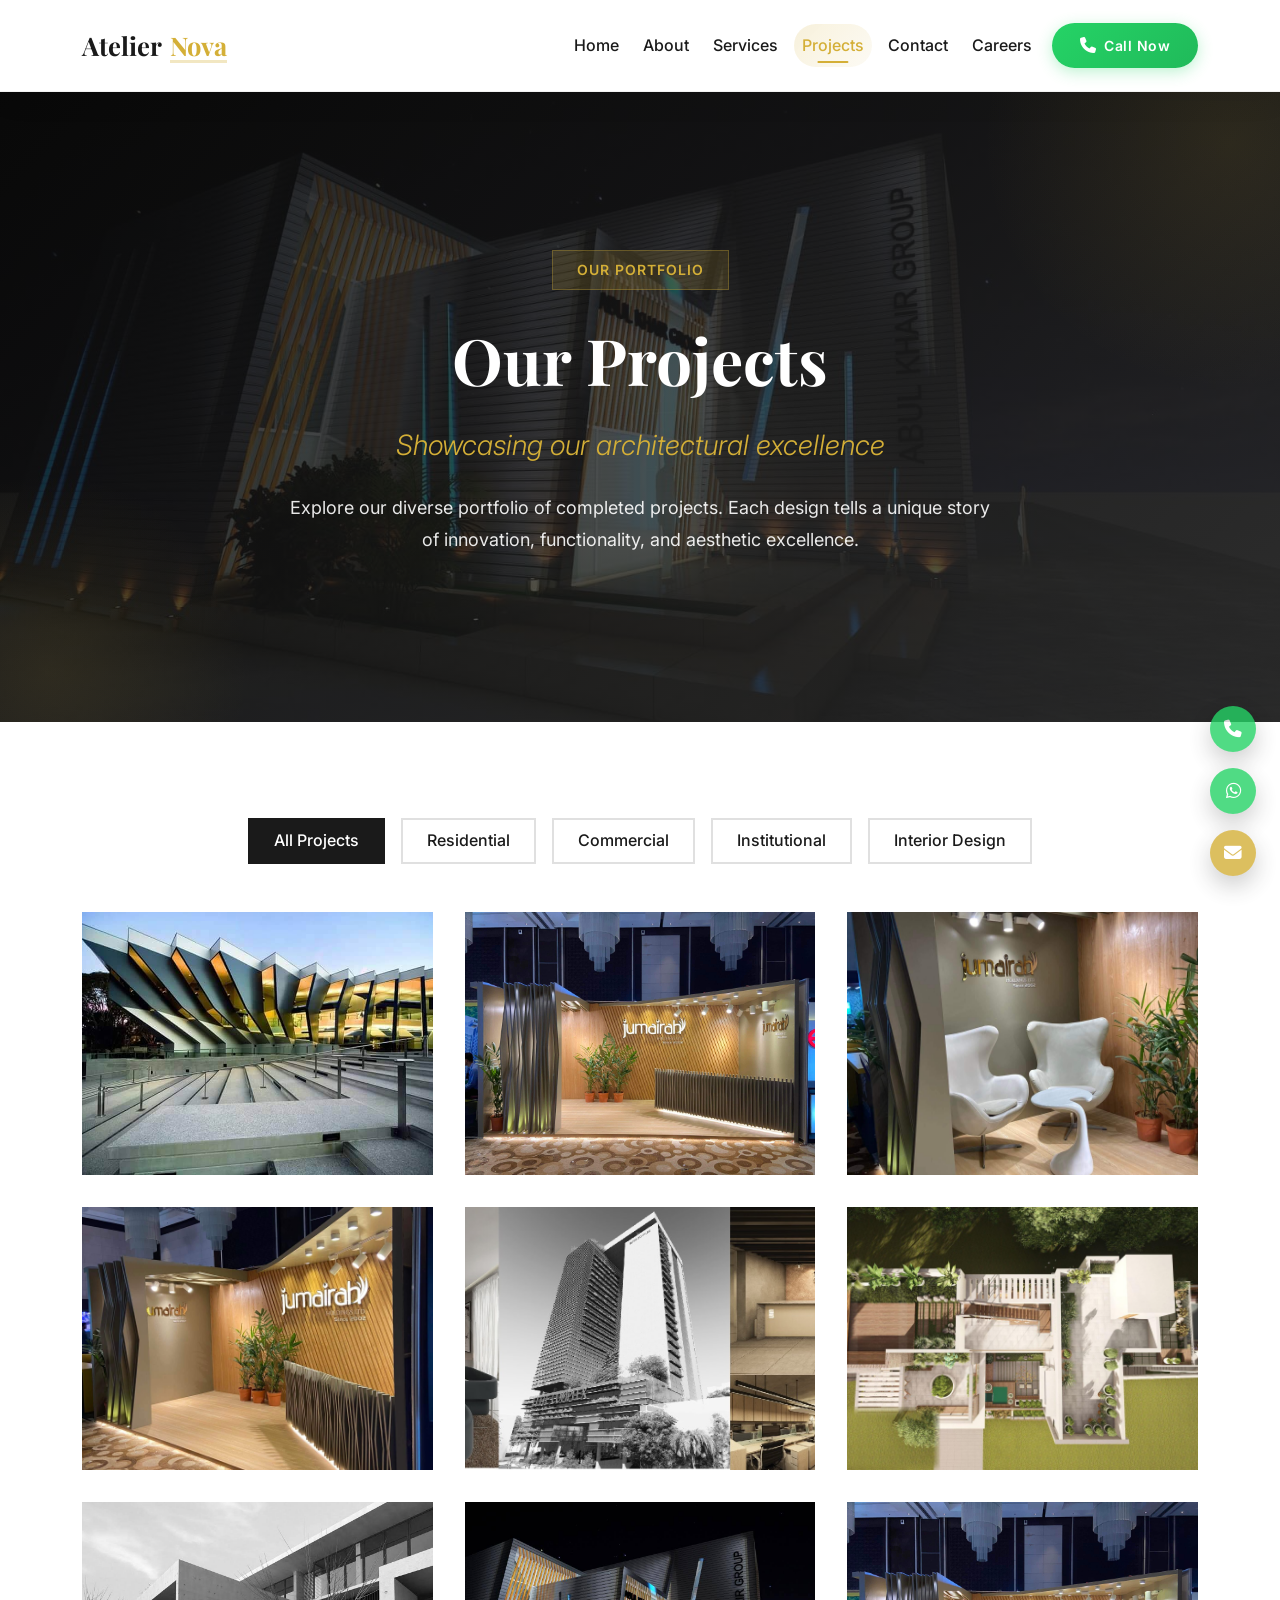
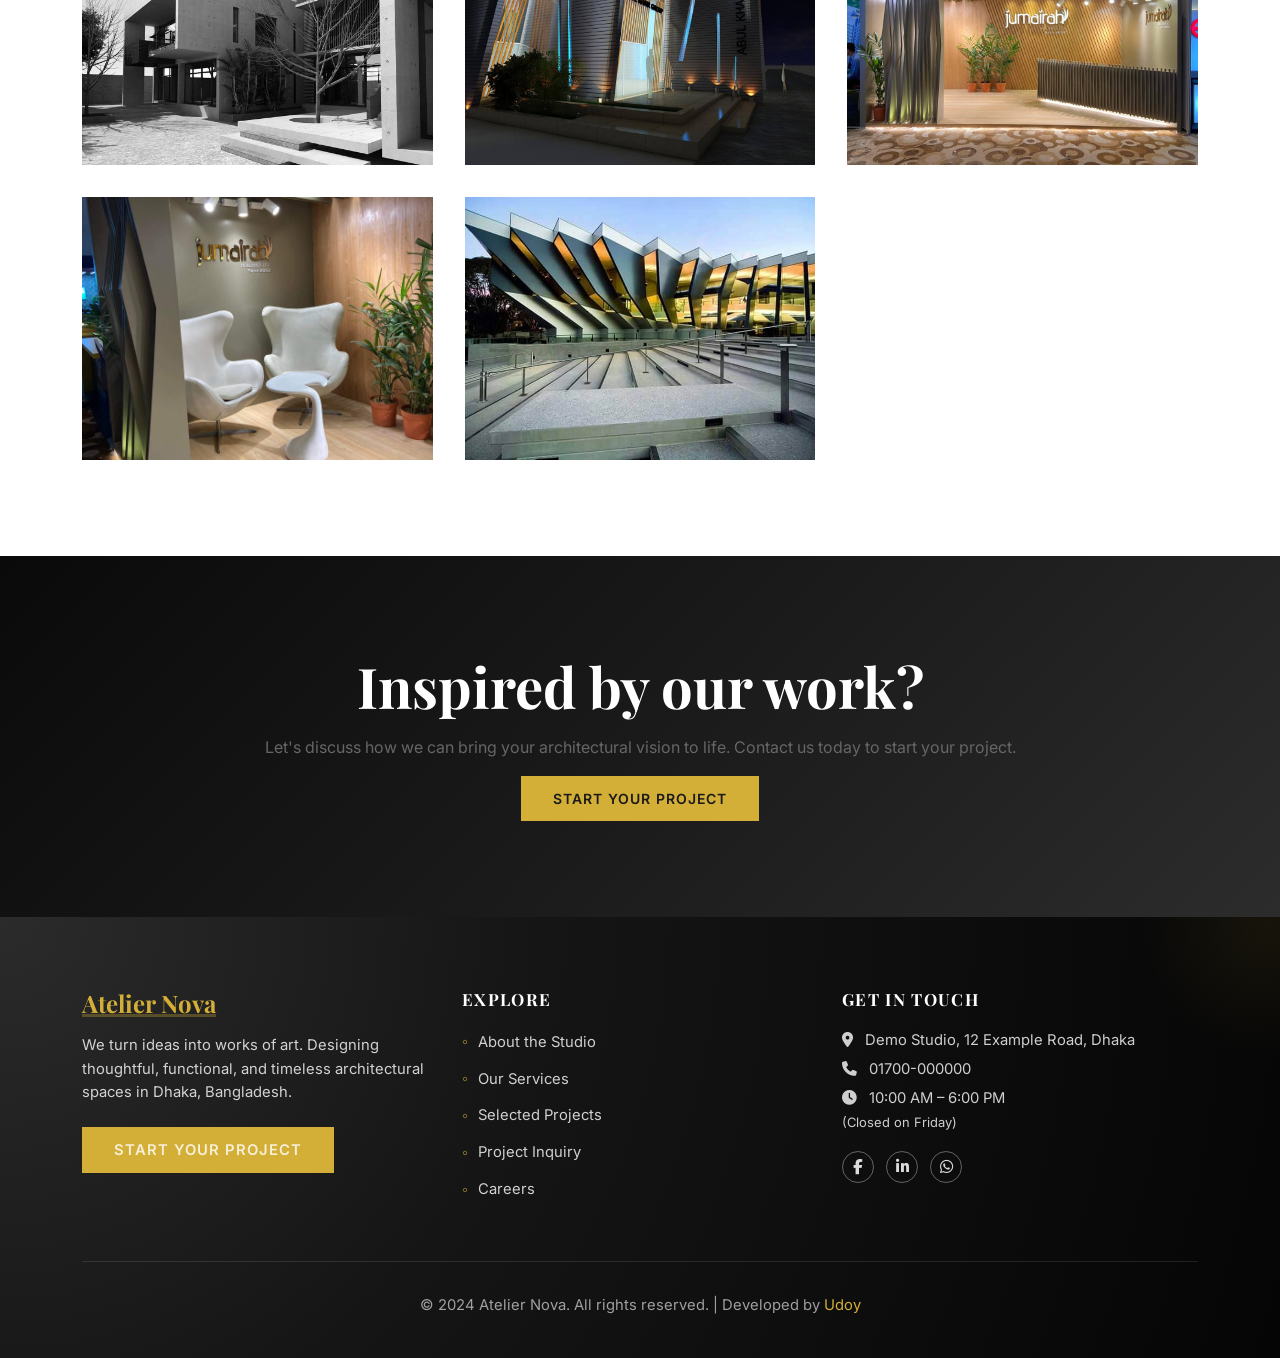
<file: projects.html>
<!DOCTYPE html>
<html lang="en">
<head>
    <meta charset="UTF-8">
    <meta name="viewport" content="width=device-width, initial-scale=1.0">
    <meta name="description" content="View our portfolio of architectural projects. Explore our completed residential, commercial, and institutional projects in Dhaka, Bangladesh.">
    <meta name="keywords" content="architecture portfolio, architectural projects, completed projects, Dhaka architecture">
    <meta name="author" content="Atelier Nova">
    <title>Our Projects - Atelier Nova</title>
    
    <!-- Bootstrap 5 CSS -->
    <link href="https://cdn.jsdelivr.net/npm/bootstrap@5.3.0/dist/css/bootstrap.min.css" rel="stylesheet">
    
    <!-- Google Fonts -->
    <link href="https://fonts.googleapis.com/css2?family=Playfair+Display:wght@400;700&family=Inter:wght@300;400;500;600;700&display=swap" rel="stylesheet">
    
    <!-- Font Awesome for Icons -->
    <link rel="stylesheet" href="https://cdnjs.cloudflare.com/ajax/libs/font-awesome/6.4.0/css/all.min.css">
    
    <!-- Custom CSS -->
    <link rel="stylesheet" href="assets/css/style.css">
</head>
<body>
    <!-- ===== NAVBAR ===== -->
    <nav class="navbar navbar-expand-lg">
        <div class="container">
            <a class="navbar-brand" href="index.html">
                <span class="brand-text">Atelier</span>
                <span class="brand-accent">Nova</span>
            </a>
            <button class="navbar-toggler" type="button" data-bs-toggle="collapse" data-bs-target="#navbarNav" aria-label="Toggle navigation">
                <span class="navbar-toggler-icon"></span>
            </button>
            <div class="collapse navbar-collapse" id="navbarNav">
                <ul class="navbar-nav ms-auto">
                    <li class="nav-item">
                        <a class="nav-link" href="index.html">
                            <span>Home</span>
                        </a>
                    </li>
                    <li class="nav-item">
                        <a class="nav-link" href="about.html">
                            <span>About</span>
                        </a>
                    </li>
                    <li class="nav-item">
                        <a class="nav-link" href="services.html">
                            <span>Services</span>
                        </a>
                    </li>
                    <li class="nav-item">
                        <a class="nav-link active" href="projects.html">
                            <span>Projects</span>
                        </a>
                    </li>
                    <li class="nav-item">
                        <a class="nav-link" href="contact.html">
                            <span>Contact</span>
                        </a>
                    </li>
                    <li class="nav-item">
                        <a class="nav-link" href="careers.html">
                            <span>Careers</span>
                        </a>
                    </li>
                    <li class="nav-item">
                        <a class="btn btn-call" href="tel:+8801700000000">
                            <i class="fas fa-phone"></i>
                            <span>Call Now</span>
                        </a>
                    </li>
                </ul>
            </div>
        </div>
    </nav>

    <!-- ===== PAGE HERO ===== -->
    <section class="page-hero">
        <div class="hero-background" style="background-image: url('assets/images/banner4.jpg');">
            <div class="hero-overlay"></div>
            <div class="hero-shapes">
                <div class="shape shape-1"></div>
                <div class="shape shape-2"></div>
            </div>
        </div>
        <div class="container">
            <div class="page-hero-content">
                <div class="hero-badge">
                    <span>Our Portfolio</span>
                </div>
                <h1 class="page-hero-title">Our Projects</h1>
                <p class="page-hero-tagline">Showcasing our architectural excellence</p>
                <p class="page-hero-description">Explore our diverse portfolio of completed projects. Each design tells a unique story of innovation, functionality, and aesthetic excellence.</p>
            </div>
        </div>
    </section>

    <!-- ===== PORTFOLIO FILTER ===== -->
    <section class="section">
        <div class="container">
            <div class="portfolio-filter">
                <button class="filter-btn active" data-filter="all">All Projects</button>
                <button class="filter-btn" data-filter="residential">Residential</button>
                <button class="filter-btn" data-filter="commercial">Commercial</button>
                <button class="filter-btn" data-filter="institutional">Institutional</button>
                <button class="filter-btn" data-filter="interior">Interior Design</button>
            </div>

            <!-- Portfolio Grid -->
            <div class="portfolio-grid" id="portfolioGrid">
                <!-- Residential Projects -->
                <div class="portfolio-item" data-category="residential">
                    <img src="assets/images/project1.jpg" alt="Modern Residential Complex">
                    <div class="portfolio-overlay">
                        <div>
                            <h4>Modern Residential Complex</h4>
                            <p>Dhaka, Bangladesh</p>
                        </div>
                    </div>
                </div>

                <div class="portfolio-item" data-category="residential">
                    <img src="assets/images/project2_1.jpg" alt="Luxury Villa Design">
                    <div class="portfolio-overlay">
                        <div>
                            <h4>Luxury Villa Design</h4>
                            <p>Gulshan, Dhaka</p>
                        </div>
                    </div>
                </div>

                <div class="portfolio-item" data-category="residential">
                    <img src="assets/images/project2_2.jpg" alt="Apartment Building">
                    <div class="portfolio-overlay">
                        <div>
                            <h4>Apartment Building</h4>
                            <p>Banani, Dhaka</p>
                        </div>
                    </div>
                </div>

                <!-- Commercial Projects -->
                <div class="portfolio-item" data-category="commercial">
                    <img src="assets/images/project2.jpg" alt="Corporate Headquarters">
                    <div class="portfolio-overlay">
                        <div>
                            <h4>Corporate Headquarters</h4>
                            <p>Dhanmondi, Dhaka</p>
                        </div>
                    </div>
                </div>

                <div class="portfolio-item" data-category="commercial">
                    <img src="assets/images/banner1.jpg" alt="Retail Complex">
                    <div class="portfolio-overlay">
                        <div>
                            <h4>Retail Complex</h4>
                            <p>Uttara, Dhaka</p>
                        </div>
                    </div>
                </div>

                <div class="portfolio-item" data-category="commercial">
                    <img src="assets/images/banner2.jpg" alt="Boutique Hotel">
                    <div class="portfolio-overlay">
                        <div>
                            <h4>Boutique Hotel</h4>
                            <p>Gulshan, Dhaka</p>
                        </div>
                    </div>
                </div>

                <!-- Institutional Projects -->
                <div class="portfolio-item" data-category="institutional">
                    <img src="assets/images/banner3.jpg" alt="Educational Campus">
                    <div class="portfolio-overlay">
                        <div>
                            <h4>Educational Campus</h4>
                            <p>Mirpur, Dhaka</p>
                        </div>
                    </div>
                </div>

                <div class="portfolio-item" data-category="institutional">
                    <img src="assets/images/banner4.jpg" alt="Medical Facility">
                    <div class="portfolio-overlay">
                        <div>
                            <h4>Medical Facility</h4>
                            <p>Dhanmondi, Dhaka</p>
                        </div>
                    </div>
                </div>

                <!-- Interior Design Projects -->
                <div class="portfolio-item" data-category="interior">
                    <img src="assets/images/project2_1.jpg" alt="Modern Office Interior">
                    <div class="portfolio-overlay">
                        <div>
                            <h4>Modern Office Interior</h4>
                            <p>Gulshan, Dhaka</p>
                        </div>
                    </div>
                </div>

                <div class="portfolio-item" data-category="interior">
                    <img src="assets/images/project2_2.jpg" alt="Luxury Residence Interior">
                    <div class="portfolio-overlay">
                        <div>
                            <h4>Luxury Residence Interior</h4>
                            <p>Banani, Dhaka</p>
                        </div>
                    </div>
                </div>

                <div class="portfolio-item" data-category="interior">
                    <img src="assets/images/project1.jpg" alt="Restaurant Design">
                    <div class="portfolio-overlay">
                        <div>
                            <h4>Restaurant Design</h4>
                            <p>Dhanmondi, Dhaka</p>
                        </div>
                    </div>
                </div>
            </div>
        </div>
    </section>

    <!-- ===== PROJECT MODAL ===== -->
    <div id="projectModal" class="modal">
        <div class="modal-content">
            <span class="modal-close" id="modalClose">&times;</span>
            <div class="modal-body" id="modalBody">
                <!-- Modal content will be populated by JavaScript -->
            </div>
        </div>
    </div>

    <!-- ===== CTA SECTION ===== -->
    <section class="cta-section">
        <div class="container">
            <h1  >Inspired by our work?</h1>
            <p>Let's discuss how we can bring your architectural vision to life. Contact us today to start your project.</p>
            <a href="contact.html" class="btn btn-accent">Start Your Project</a>
        </div>
    </section>

    <!-- ===== FOOTER ===== -->
    <footer class="footer">
        <div class="container">
            <div class="row gy-4">
    
                <!-- Brand & Philosophy -->
                <div class="col-lg-4">
                    <h4 class="footer-brand">
                         <span class="brand-accent"> Atelier Nova</span>
                    </h4>
                    <p class="footer-text">
                        We turn ideas into works of art. Designing thoughtful, functional, and timeless architectural spaces in Dhaka, Bangladesh.
                    </p>
    
                    <a href="contact.html" class="btn btn-accent mt-3">
                        Start Your Project
                    </a>
                </div>
    
                <!-- Navigation (Rethought Quick Links) -->
                <div class="col-lg-4">
                    <h5 class="footer-title">Explore</h5>
                    <ul class="footer-links">
                        <li><a href="about.html">About the Studio</a></li>
                        <li><a href="services.html">Our Services</a></li>
                        <li><a href="projects.html">Selected Projects</a></li>
                        <li><a href="contact.html">Project Inquiry</a></li>
                        <li><a href="careers.html">Careers</a></li>
                    </ul>
                </div>
    
                <!-- Contact & Social -->
                <div class="col-lg-4">
                    <h5 class="footer-title">Get in Touch</h5>
    
                    <p>
                        <i class="fas fa-map-marker-alt me-2"></i>
                        Demo Studio, 12 Example Road, Dhaka
                    </p>
    
                    <p>
                        <i class="fas fa-phone me-2"></i>
                        <a href="tel:+8801700000000">01700-000000</a>
                    </p>
    
                    <p>
                        <i class="fas fa-clock me-2"></i>
                        10:00 AM – 6:00 PM <br>
                        <small>(Closed on Friday)</small>
                    </p>
    
                    <div class="footer-social mt-3">
                        <a href="#" 
                           target="_blank" 
                           rel="noopener noreferrer" 
                           title="Facebook">
                            <i class="fab fa-facebook-f"></i>
                        </a>
    
                        <a href="#" 
                           target="_blank" 
                           rel="noopener noreferrer" 
                           title="LinkedIn">
                            <i class="fab fa-linkedin-in"></i>
                        </a>
    
                        <a href="https://wa.me/8801700000000" 
                           target="_blank" 
                           title="WhatsApp">
                            <i class="fab fa-whatsapp"></i>
                        </a>
                    </div>
                </div>
    
            </div>
    
            <!-- Footer Bottom -->
            <div class="footer-bottom">
                <p>
                    &copy; 2024 Atelier Nova. All rights reserved.  
                    <span class="footer-separator">|</span>
                    Developed by <a href="https://udoyweb.netlify.app/" target="_blank" rel="noopener noreferrer">Udoy</a>
                </p>
            </div>
        </div>
    </footer>

    <!-- ===== FLOATING CONTACT WIDGET ===== -->
    <div class="floating-contact">
        <a href="tel:+8801700000000" class="floating-btn call" title="Call Now">
            <i class="fas fa-phone"></i>
        </a>
        <a href="https://wa.me/8801700000000" target="_blank" class="floating-btn whatsapp" title="WhatsApp">
            <i class="fab fa-whatsapp"></i>
        </a>
        <a href="mailto:hello@ateliernova.demo" class="floating-btn email" title="Email">
            <i class="fas fa-envelope"></i>
        </a>
    </div>

    <!-- Bootstrap 5 JS -->
    <script src="https://cdn.jsdelivr.net/npm/bootstrap@5.3.0/dist/js/bootstrap.bundle.min.js"></script>
    
    <!-- Custom JS -->
    <script src="assets/js/cms.js"></script>
    <script src="assets/js/main.js"></script>
</body>
</html>
</file>
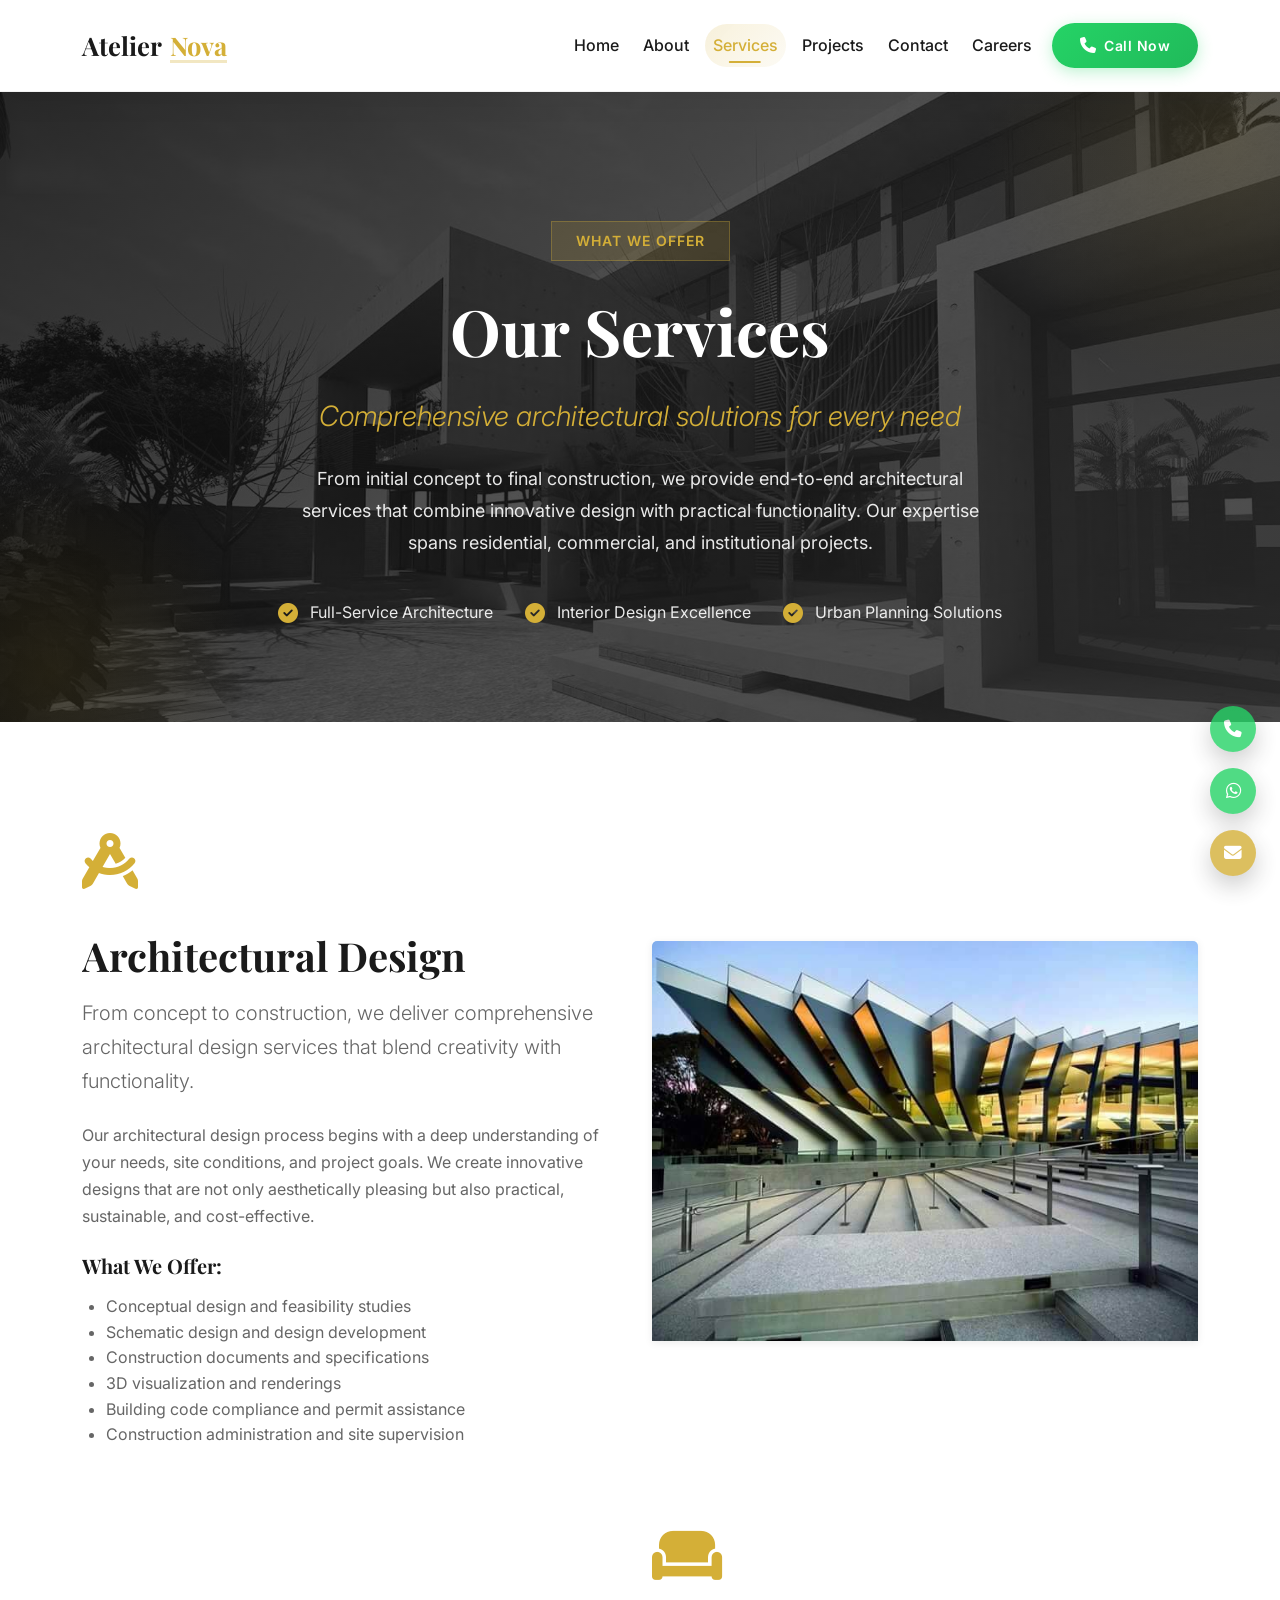
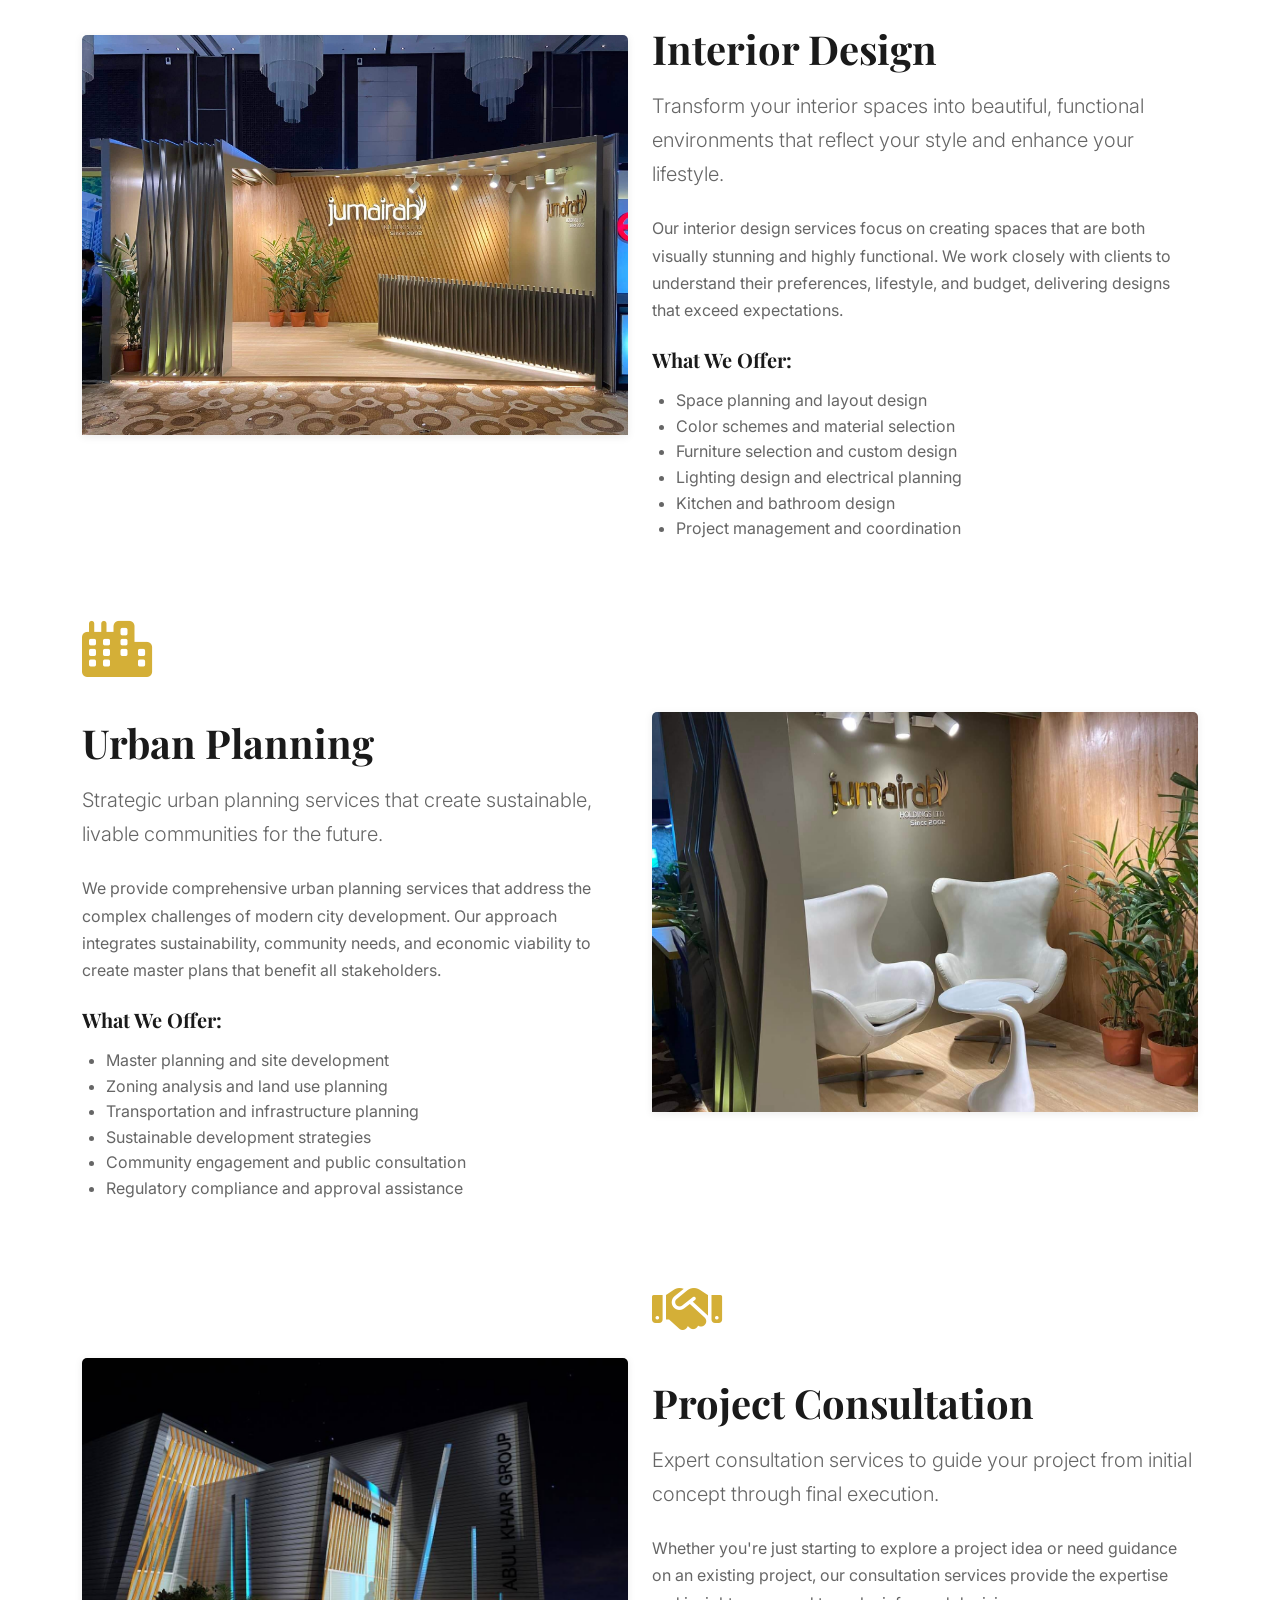
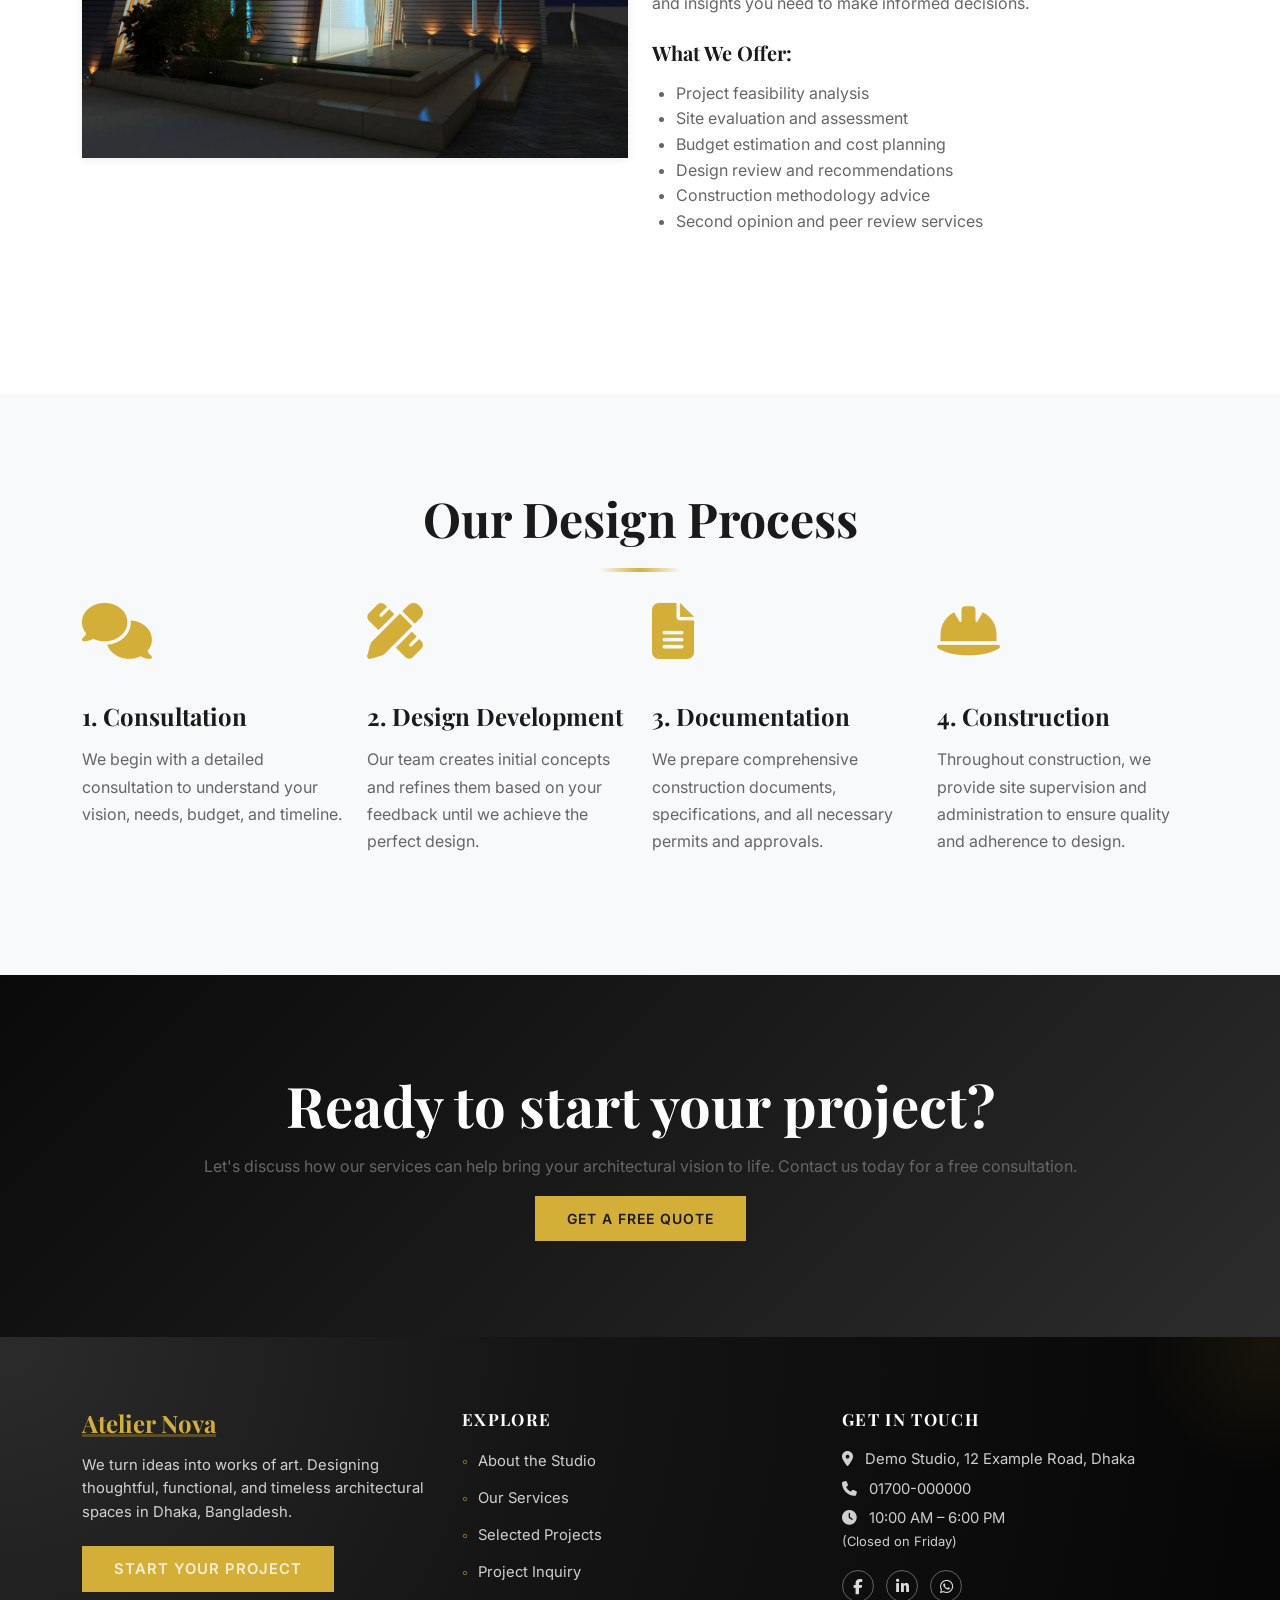
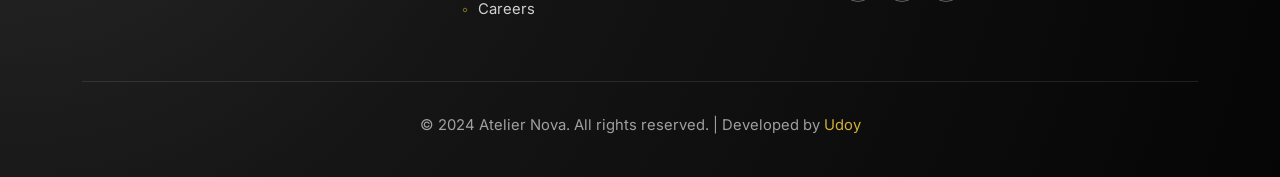
<file: services.html>
<!DOCTYPE html>
<html lang="en">
<head>
    <meta charset="UTF-8">
    <meta name="viewport" content="width=device-width, initial-scale=1.0">
    <meta name="description" content="Atelier Nova offers comprehensive architectural services including design, interior design, urban planning, and project consultation in Dhaka, Bangladesh.">
    <meta name="keywords" content="architectural services, interior design, urban planning, project consultation, Dhaka">
    <meta name="author" content="Atelier Nova">
    <title>Our Services - Atelier Nova</title>
    
    <!-- Bootstrap 5 CSS -->
    <link href="https://cdn.jsdelivr.net/npm/bootstrap@5.3.0/dist/css/bootstrap.min.css" rel="stylesheet">
    
    <!-- Google Fonts -->
    <link href="https://fonts.googleapis.com/css2?family=Playfair+Display:wght@400;700&family=Inter:wght@300;400;500;600;700&display=swap" rel="stylesheet">
    
    <!-- Font Awesome for Icons -->
    <link rel="stylesheet" href="https://cdnjs.cloudflare.com/ajax/libs/font-awesome/6.4.0/css/all.min.css">
    
    <!-- Custom CSS -->
    <link rel="stylesheet" href="assets/css/style.css">
</head>
<body>
    <!-- ===== NAVBAR ===== -->
    <nav class="navbar navbar-expand-lg">
        <div class="container">
            <a class="navbar-brand" href="index.html">
                <span class="brand-text">Atelier</span>
                <span class="brand-accent">Nova</span>
            </a>
            <button class="navbar-toggler" type="button" data-bs-toggle="collapse" data-bs-target="#navbarNav" aria-label="Toggle navigation">
                <span class="navbar-toggler-icon"></span>
            </button>
            <div class="collapse navbar-collapse" id="navbarNav">
                <ul class="navbar-nav ms-auto">
                    <li class="nav-item">
                        <a class="nav-link" href="index.html">
                            <span>Home</span>
                        </a>
                    </li>
                    <li class="nav-item">
                        <a class="nav-link" href="about.html">
                            <span>About</span>
                        </a>
                    </li>
                    <li class="nav-item">
                        <a class="nav-link active" href="services.html">
                            <span>Services</span>
                        </a>
                    </li>
                    <li class="nav-item">
                        <a class="nav-link" href="projects.html">
                            <span>Projects</span>
                        </a>
                    </li>
                    <li class="nav-item">
                        <a class="nav-link" href="contact.html">
                            <span>Contact</span>
                        </a>
                    </li>
                    <li class="nav-item">
                        <a class="nav-link" href="careers.html">
                            <span>Careers</span>
                        </a>
                    </li>
                    <li class="nav-item">
                        <a class="btn btn-call" href="tel:+8801700000000">
                            <i class="fas fa-phone"></i>
                            <span>Call Now</span>
                        </a>
                    </li>
                </ul>
            </div>
        </div>
    </nav>

    <!-- ===== PAGE HERO ===== -->
    <section class="page-hero">
        <div class="hero-background" style="background-image: url('assets/images/banner3.jpg');">
            <div class="hero-overlay"></div>
            <div class="hero-shapes">
                <div class="shape shape-1"></div>
                <div class="shape shape-2"></div>
            </div>
        </div>
        <div class="container">
            <div class="page-hero-content">
                <div class="hero-badge">
                    <span>What We Offer</span>
                </div>
                <h1 class="page-hero-title">Our Services</h1>
                <p class="page-hero-tagline">Comprehensive architectural solutions for every need</p>
                <p class="page-hero-description">From initial concept to final construction, we provide end-to-end architectural services that combine innovative design with practical functionality. Our expertise spans residential, commercial, and institutional projects.</p>
                <div class="page-hero-features">
                    <div class="page-feature-item">
                        <i class="fas fa-check-circle"></i>
                        <span>Full-Service Architecture</span>
                    </div>
                    <div class="page-feature-item">
                        <i class="fas fa-check-circle"></i>
                        <span>Interior Design Excellence</span>
                    </div>
                    <div class="page-feature-item">
                        <i class="fas fa-check-circle"></i>
                        <span>Urban Planning Solutions</span>
                    </div>
                </div>
            </div>
        </div>
    </section>

    <!-- ===== SERVICES DETAIL ===== -->
    <section class="section">
        <div class="container">
            <!-- Architectural Design -->
            <div class="row align-items-center mb-5">
                <div class="col-lg-6">
                    <div class="service-card text-start">
                        <div class="service-icon" style="text-align: left;">
                            <i class="fas fa-drafting-compass"></i>
                        </div>
                        <h2>Architectural Design</h2>
                        <p class="lead">From concept to construction, we deliver comprehensive architectural design services that blend creativity with functionality.</p>
                        <p>Our architectural design process begins with a deep understanding of your needs, site conditions, and project goals. We create innovative designs that are not only aesthetically pleasing but also practical, sustainable, and cost-effective.</p>
                        <h5>What We Offer:</h5>
                        <ul style="list-style: disc; padding-left: 1.5rem; color: var(--text-light);">
                            <li>Conceptual design and feasibility studies</li>
                            <li>Schematic design and design development</li>
                            <li>Construction documents and specifications</li>
                            <li>3D visualization and renderings</li>
                            <li>Building code compliance and permit assistance</li>
                            <li>Construction administration and site supervision</li>
                        </ul>
                    </div>
                </div>
                <div class="col-lg-6">
                    <div class="card">
                        <img src="assets/images/project1.jpg" alt="Architectural Design" class="card-img-top" style="height: 400px; object-fit: cover;">
                    </div>
                </div>
            </div>

            <!-- Interior Design -->
            <div class="row align-items-center mb-5 flex-row-reverse">
                <div class="col-lg-6">
                    <div class="service-card text-start">
                        <div class="service-icon" style="text-align: left;">
                            <i class="fas fa-couch"></i>
                        </div>
                        <h2>Interior Design</h2>
                        <p class="lead">Transform your interior spaces into beautiful, functional environments that reflect your style and enhance your lifestyle.</p>
                        <p>Our interior design services focus on creating spaces that are both visually stunning and highly functional. We work closely with clients to understand their preferences, lifestyle, and budget, delivering designs that exceed expectations.</p>
                        <h5>What We Offer:</h5>
                        <ul style="list-style: disc; padding-left: 1.5rem; color: var(--text-light);">
                            <li>Space planning and layout design</li>
                            <li>Color schemes and material selection</li>
                            <li>Furniture selection and custom design</li>
                            <li>Lighting design and electrical planning</li>
                            <li>Kitchen and bathroom design</li>
                            <li>Project management and coordination</li>
                        </ul>
                    </div>
                </div>
                <div class="col-lg-6">
                    <div class="card">
                        <img src="assets/images/project2_1.jpg" alt="Interior Design" class="card-img-top" style="height: 400px; object-fit: cover;">
                    </div>
                </div>
            </div>

            <!-- Urban Planning -->
            <div class="row align-items-center mb-5">
                <div class="col-lg-6">
                    <div class="service-card text-start">
                        <div class="service-icon" style="text-align: left;">
                            <i class="fas fa-city"></i>
                        </div>
                        <h2>Urban Planning</h2>
                        <p class="lead">Strategic urban planning services that create sustainable, livable communities for the future.</p>
                        <p>We provide comprehensive urban planning services that address the complex challenges of modern city development. Our approach integrates sustainability, community needs, and economic viability to create master plans that benefit all stakeholders.</p>
                        <h5>What We Offer:</h5>
                        <ul style="list-style: disc; padding-left: 1.5rem; color: var(--text-light);">
                            <li>Master planning and site development</li>
                            <li>Zoning analysis and land use planning</li>
                            <li>Transportation and infrastructure planning</li>
                            <li>Sustainable development strategies</li>
                            <li>Community engagement and public consultation</li>
                            <li>Regulatory compliance and approval assistance</li>
                        </ul>
                    </div>
                </div>
                <div class="col-lg-6">
                    <div class="card">
                        <img src="assets/images/project2_2.jpg" alt="Urban Planning" class="card-img-top" style="height: 400px; object-fit: cover;">
                    </div>
                </div>
            </div>

            <!-- Project Consultation -->
            <div class="row align-items-center mb-5 flex-row-reverse">
                <div class="col-lg-6">
                    <div class="service-card text-start">
                        <div class="service-icon" style="text-align: left;">
                            <i class="fas fa-handshake"></i>
                        </div>
                        <h2>Project Consultation</h2>
                        <p class="lead">Expert consultation services to guide your project from initial concept through final execution.</p>
                        <p>Whether you're just starting to explore a project idea or need guidance on an existing project, our consultation services provide the expertise and insights you need to make informed decisions.</p>
                        <h5>What We Offer:</h5>
                        <ul style="list-style: disc; padding-left: 1.5rem; color: var(--text-light);">
                            <li>Project feasibility analysis</li>
                            <li>Site evaluation and assessment</li>
                            <li>Budget estimation and cost planning</li>
                            <li>Design review and recommendations</li>
                            <li>Construction methodology advice</li>
                            <li>Second opinion and peer review services</li>
                        </ul>
                    </div>
                </div>
                <div class="col-lg-6">
                    <div class="card">
                        <img src="assets/images/banner4.jpg" alt="Project Consultation" class="card-img-top" style="height: 400px; object-fit: cover;">
                    </div>
                </div>
            </div>
        </div>
    </section>

    <!-- ===== PROCESS SECTION ===== -->
    <section class="section section-light">
        <div class="container">
            <h2 class="section-title">Our Design Process</h2>
            <div class="row g-4">
                <div class="col-md-6 col-lg-3">
                    <div class="service-card">
                        <div class="service-icon">
                            <i class="fas fa-comments"></i>
                        </div>
                        <h4>1. Consultation</h4>
                        <p>We begin with a detailed consultation to understand your vision, needs, budget, and timeline.</p>
                    </div>
                </div>
                <div class="col-md-6 col-lg-3">
                    <div class="service-card">
                        <div class="service-icon">
                            <i class="fas fa-pencil-ruler"></i>
                        </div>
                        <h4>2. Design Development</h4>
                        <p>Our team creates initial concepts and refines them based on your feedback until we achieve the perfect design.</p>
                    </div>
                </div>
                <div class="col-md-6 col-lg-3">
                    <div class="service-card">
                        <div class="service-icon">
                            <i class="fas fa-file-alt"></i>
                        </div>
                        <h4>3. Documentation</h4>
                        <p>We prepare comprehensive construction documents, specifications, and all necessary permits and approvals.</p>
                    </div>
                </div>
                <div class="col-md-6 col-lg-3">
                    <div class="service-card">
                        <div class="service-icon">
                            <i class="fas fa-hard-hat"></i>
                        </div>
                        <h4>4. Construction</h4>
                        <p>Throughout construction, we provide site supervision and administration to ensure quality and adherence to design.</p>
                    </div>
                </div>
            </div>
        </div>
    </section>

    <!-- ===== CTA SECTION ===== -->
    <section class="cta-section">
        <div class="container">
            <h1>Ready to start your project?</h1>
            <p>Let's discuss how our services can help bring your architectural vision to life. Contact us today for a free consultation.</p>
            <a href="contact.html" class="btn btn-accent">Get a Free Quote</a>
        </div>
    </section>

    <!-- ===== FOOTER ===== -->
    <footer class="footer">
        <div class="container">
            <div class="row gy-4">
    
                <!-- Brand & Philosophy -->
                <div class="col-lg-4">
                    <h4 class="footer-brand">
                         <span class="brand-accent"> Atelier Nova</span>
                    </h4>
                    <p class="footer-text">
                        We turn ideas into works of art. Designing thoughtful, functional, and timeless architectural spaces in Dhaka, Bangladesh.
                    </p>
    
                    <a href="contact.html" class="btn btn-accent mt-3">
                        Start Your Project
                    </a>
                </div>
    
                <!-- Navigation (Rethought Quick Links) -->
                <div class="col-lg-4">
                    <h5 class="footer-title">Explore</h5>
                    <ul class="footer-links">
                        <li><a href="about.html">About the Studio</a></li>
                        <li><a href="services.html">Our Services</a></li>
                        <li><a href="projects.html">Selected Projects</a></li>
                        <li><a href="contact.html">Project Inquiry</a></li>
                        <li><a href="careers.html">Careers</a></li>
                    </ul>
                </div>
    
                <!-- Contact & Social -->
                <div class="col-lg-4">
                    <h5 class="footer-title">Get in Touch</h5>
    
                    <p>
                        <i class="fas fa-map-marker-alt me-2"></i>
                        Demo Studio, 12 Example Road, Dhaka
                    </p>
    
                    <p>
                        <i class="fas fa-phone me-2"></i>
                        <a href="tel:+8801700000000">01700-000000</a>
                    </p>
    
                    <p>
                        <i class="fas fa-clock me-2"></i>
                        10:00 AM – 6:00 PM <br>
                        <small>(Closed on Friday)</small>
                    </p>
    
                    <div class="footer-social mt-3">
                        <a href="#" 
                           target="_blank" 
                           rel="noopener noreferrer" 
                           title="Facebook">
                            <i class="fab fa-facebook-f"></i>
                        </a>
    
                        <a href="#" 
                           target="_blank" 
                           rel="noopener noreferrer" 
                           title="LinkedIn">
                            <i class="fab fa-linkedin-in"></i>
                        </a>
    
                        <a href="https://wa.me/8801700000000" 
                           target="_blank" 
                           title="WhatsApp">
                            <i class="fab fa-whatsapp"></i>
                        </a>
                    </div>
                </div>
    
            </div>
    
            <!-- Footer Bottom -->
            <div class="footer-bottom">
                <p>
                    &copy; 2024 Atelier Nova. All rights reserved.  
                    <span class="footer-separator">|</span>
                    Developed by <a href="https://udoyweb.netlify.app/" target="_blank" rel="noopener noreferrer">Udoy</a>
                </p>
            </div>
        </div>
    </footer>
    
    <!-- ===== FLOATING CONTACT WIDGET ===== -->
    <div class="floating-contact">
        <a href="tel:+8801700000000" class="floating-btn call" title="Call Now">
            <i class="fas fa-phone"></i>
        </a>
        <a href="https://wa.me/8801700000000" target="_blank" class="floating-btn whatsapp" title="WhatsApp">
            <i class="fab fa-whatsapp"></i>
        </a>
        <a href="mailto:hello@ateliernova.demo" class="floating-btn email" title="Email">
            <i class="fas fa-envelope"></i>
        </a>
    </div>

    <!-- Bootstrap 5 JS -->
    <script src="https://cdn.jsdelivr.net/npm/bootstrap@5.3.0/dist/js/bootstrap.bundle.min.js"></script>
    
    <!-- Custom JS -->
    <script src="assets/js/cms.js"></script>
    <script src="assets/js/main.js"></script>
</body>
</html>
</file>
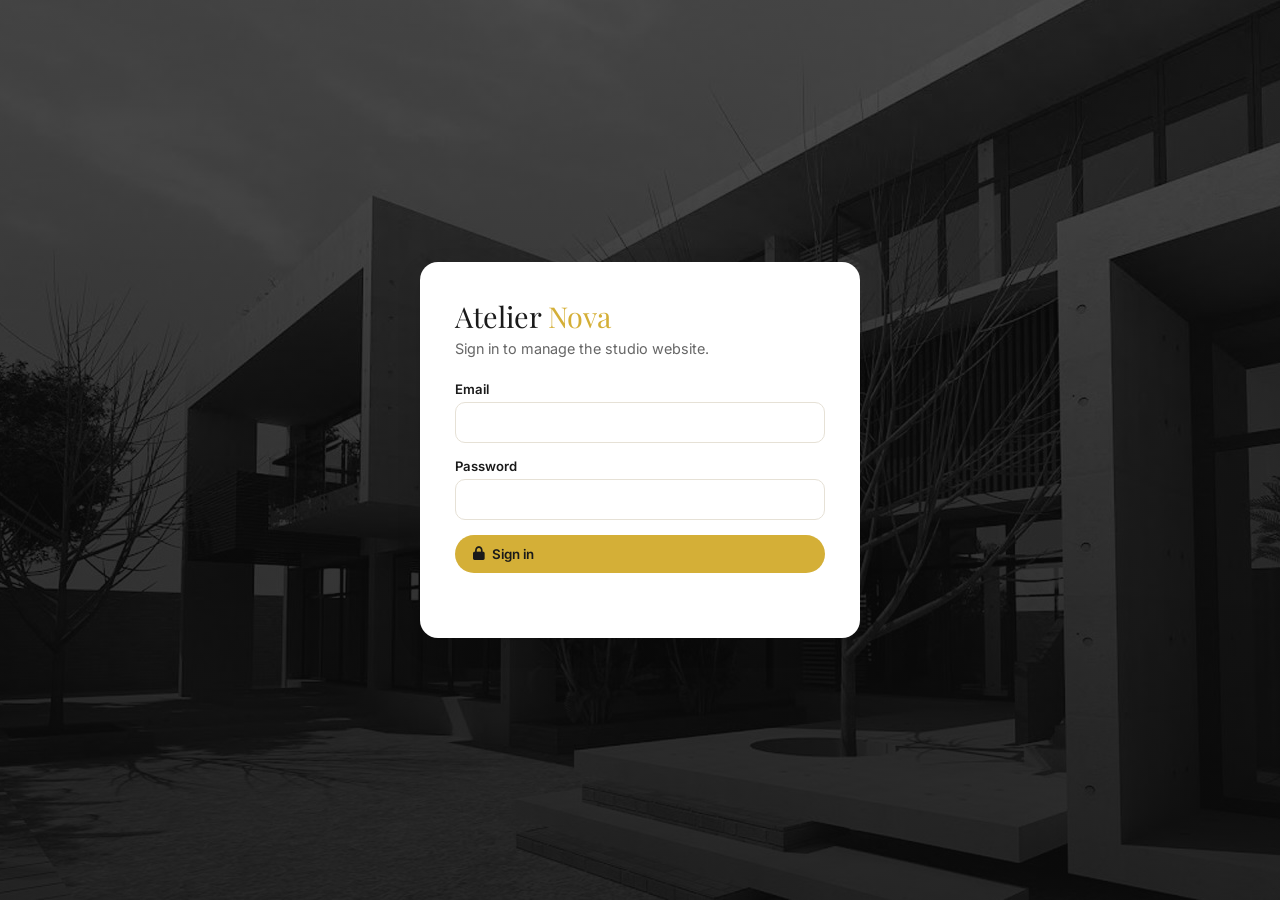
<file: admin/login.html>
<!DOCTYPE html>
<html lang="en">
<head>
    <meta charset="UTF-8">
    <meta name="viewport" content="width=device-width, initial-scale=1.0">
    <title>Admin Login - Atelier Nova</title>
    <link href="https://fonts.googleapis.com/css2?family=Playfair+Display:wght@400;700&family=Inter:wght@400;500;600&display=swap" rel="stylesheet">
    <link rel="stylesheet" href="https://cdnjs.cloudflare.com/ajax/libs/font-awesome/6.4.0/css/all.min.css">
    <link rel="stylesheet" href="assets/admin.css">
</head>
<body>
    <div class="login-wrap">
        <form class="login-card" id="loginForm">
            <div class="login-brand">Atelier <span>Nova</span></div>
            <p class="hint">Sign in to manage the studio website.</p>
            <div class="form-grid">
                <div>
                    <label for="email">Email</label>
                    <input id="email" type="email" required autocomplete="username">
                </div>
                <div>
                    <label for="password">Password</label>
                    <input id="password" type="password" required autocomplete="current-password">
                </div>
                <button class="btn btn-accent" type="submit"><i class="fas fa-lock"></i> Sign in</button>
                <p class="muted" id="loginError"></p>
            </div>
        </form>
    </div>
    <script>
        const API = '../api/index.php';
        document.getElementById('loginForm').addEventListener('submit', async (e) => {
            e.preventDefault();
            const err = document.getElementById('loginError');
            err.textContent = '';
            const res = await fetch(API + '?r=login', {
                method: 'POST',
                headers: { 'Content-Type': 'application/json' },
                body: JSON.stringify({
                    email: document.getElementById('email').value,
                    password: document.getElementById('password').value
                })
            });
            const json = await res.json();
            if (!json.ok) {
                err.textContent = json.error || 'Could not sign in.';
                return;
            }
            location.href = 'index.html';
        });
    </script>
</body>
</html>
</file>
<file: assets/css/style.css>
/* ============================================
   ARRAY ARCHITECTS - MAIN STYLESHEET
   Clean, Modular, Architectural Design
   ============================================ */

/* ===== CSS VARIABLES ===== */
:root {
    --primary-color: #1a1a1a;
    --secondary-color: #2c2c2c;
    --accent-color: #d4af37;
    --text-dark: #1a1a1a;
    --text-light: #666666;
    --text-white: #ffffff;
    --bg-light: #f8f9fa;
    --bg-white: #ffffff;
    --border-color: #e0e0e0;
    --shadow-sm: 0 2px 8px rgba(0, 0, 0, 0.08);
    --shadow-md: 0 4px 16px rgba(0, 0, 0, 0.12);
    --shadow-lg: 0 8px 32px rgba(0, 0, 0, 0.16);
    --transition: all 0.3s ease;
    --font-primary: 'Inter', -apple-system, BlinkMacSystemFont, 'Segoe UI', sans-serif;
    --font-heading: 'Playfair Display', Georgia, serif;
}

/* ===== RESET & BASE ===== */
* {
    margin: 0;
    padding: 0;
    box-sizing: border-box;
}

html {
    scroll-behavior: smooth;
    font-size: 16px;
}

body {
    font-family: var(--font-primary);
    color: var(--text-dark);
    line-height: 1.6;
    overflow-x: hidden;
}

h1, h2, h3, h4, h5, h6 {
    font-family: var(--font-heading);
    font-weight: 700;
    line-height: 1.2;
    margin-bottom: 1rem;
    color: var(--text-dark);
}
h1 {
    font-family: var(--font-heading);
    font-weight: 700;
    line-height: 1.2;
    margin-bottom: 1rem;
    color: var(--text-white);
}

h1 { font-size: 3.5rem; }
h2 { font-size: 2.5rem; }
h3 { font-size: 2rem; }
h4 { font-size: 1.5rem; }
h5 { font-size: 1.25rem; }
h6 { font-size: 1rem; }

p {
    margin-bottom: 1rem;
    color: var(--text-light);
}

a {
    text-decoration: none;
    color: inherit;
    transition: var(--transition);
}

img {
    max-width: 100%;
    height: auto;
    display: block;
}

ul {
    list-style: none;
}

/* ===== TYPOGRAPHY UTILITIES ===== */
.text-accent {
    color: var(--accent-color);
}

.text-light {
    color: var(--text-light);
}

.text-center {
    text-align: center;
}

.section-label {
    display: inline-block;
    padding: 0.5rem 1.5rem;
    background: rgba(212, 175, 55, 0.1);
    color: var(--accent-color);
    font-size: 0.875rem;
    font-weight: 600;
    letter-spacing: 1px;
    text-transform: uppercase;
    margin-bottom: 1rem;
}

.section-header {
    text-align: center;
    margin-bottom: 4rem;
}

.section-title {
    font-size: 3rem;
    margin-bottom: 1rem;
    text-align: center;
    position: relative;
    padding-bottom: 1.5rem;
}

.section-title::after {
    content: '';
    position: absolute;
    bottom: 0;
    left: 50%;
    transform: translateX(-50%);
    width: 80px;
    height: 4px;
    background: linear-gradient(90deg, transparent, var(--accent-color), transparent);
}

.section-subtitle {
    font-size: 1.125rem;
    color: var(--text-light);
    max-width: 600px;
    margin: 0 auto;
}

.section-heading {
    font-size: 2.5rem;
    margin-bottom: 1.5rem;
    position: relative;
    padding-bottom: 1rem;
}

.section-heading::after {
    content: '';
    position: absolute;
    bottom: 0;
    left: 0;
    width: 60px;
    height: 3px;
    background: var(--accent-color);
}

/* ===== NAVBAR ===== */
.navbar {
    background: rgba(255, 255, 255, 0.96);
    backdrop-filter: blur(18px);
    box-shadow: 0 8px 30px rgba(0, 0, 0, 0.06);
    padding: 1.25rem 0;
    position: sticky;
    top: 0;
    z-index: 1000;
    transition: var(--transition);
    border-bottom: 1px solid rgba(0, 0, 0, 0.05);
}

.navbar.scrolled {
    box-shadow: 0 10px 40px rgba(0, 0, 0, 0.12);
    padding: 0.75rem 0;
}

.navbar-brand {
    font-family: var(--font-heading);
    font-size: 1.6rem;
    font-weight: 700;
    color: var(--text-dark);
    display: flex;
    align-items: center;
    gap: 0.5rem;
    transition: var(--transition);
}

.navbar-brand:hover {
    transform: translateY(-2px) scale(1.01);
}

.brand-text {
    color: var(--text-dark);
}

.brand-accent {
    color: var(--accent-color);
    position: relative;
}

.brand-accent::after {
    content: '';
    position: absolute;
    bottom: 0.1em;
    left: 0;
    width: 100%;
    height: 3px;
    background: var(--accent-color);
    opacity: 0.3;
}

.navbar-nav {
    align-items: center;
}

.navbar-nav .nav-link {
    color: var(--text-dark);
    font-weight: 500;
    margin: 0 0.25rem;
    padding: 0.55rem 1.25rem;
    transition: var(--transition);
    position: relative;
    border-radius: 999px;
    display: flex;
    align-items: center;
}

.navbar-nav .nav-link span {
    position: relative;
    z-index: 1;
}

.navbar-nav .nav-link::before {
    content: '';
    position: absolute;
    top: 0;
    left: 0;
    right: 0;
    bottom: 0;
    background: linear-gradient(135deg, rgba(212, 175, 55, 0.18), rgba(212, 175, 55, 0.05));
    border-radius: 999px;
    transform: scale(0);
    transition: var(--transition);
    z-index: 0;
}

.navbar-nav .nav-link:hover::before,
.navbar-nav .nav-link.active::before {
    transform: scale(1);
}

.navbar-nav .nav-link:hover,
.navbar-nav .nav-link.active {
    color: var(--accent-color);
}

.navbar-nav .nav-link::after {
    content: '';
    position: absolute;
    bottom: 0.25rem;
    left: 50%;
    transform: translateX(-50%) scaleX(0);
    width: 40%;
    height: 2px;
    background: var(--accent-color);
    transition: var(--transition);
    border-radius: 2px;
}

.navbar-nav .nav-link:hover::after,
.navbar-nav .nav-link.active::after {
    transform: translateX(-50%) scaleX(1);
}

.navbar-toggler {
    border: none;
    padding: 0.4rem 0.5rem;
    border-radius: 6px;
    transition: var(--transition);
}

.navbar-toggler:focus {
    box-shadow: 0 0 0 3px rgba(212, 175, 55, 0.2);
}

.navbar-toggler:hover {
    background: rgba(212, 175, 55, 0.1);
}

.navbar-toggler-icon {
    background-image: url("data:image/svg+xml,%3csvg xmlns='http://www.w3.org/2000/svg' viewBox='0 0 30 30'%3e%3cpath stroke='rgba%2833, 37, 41, 0.75%29' stroke-linecap='round' stroke-miterlimit='10' stroke-width='2' d='M4 7h22M4 15h22M4 23h22'/%3e%3c/svg%3e");
}

/* ===== BUTTONS ===== */
.btn {
    padding: 0.75rem 2rem;
    font-weight: 600;
    border-radius: 0;
    text-transform: uppercase;
    letter-spacing: 1px;
    font-size: 0.875rem;
    transition: var(--transition);
    border: none;
    cursor: pointer;
}

.btn-primary {
    background: var(--primary-color);
    color: var(--text-white);
}

.btn-primary:hover {
    background: var(--secondary-color);
    color: var(--text-white);
    transform: translateY(-2px);
    box-shadow: var(--shadow-md);
}

.btn-accent {
    background: var(--accent-color);
    color: var(--text-dark);
    display: inline-flex;
    align-items: center;
}

.btn-accent:hover {
    background: #c19d26;
    color: var(--text-dark);
    transform: translateY(-2px);
    box-shadow: var(--shadow-md);
}

.btn-accent i {
    transition: var(--transition);
}

.btn-accent:hover i {
    transform: translateX(5px);
}

.btn-outline {
    background: transparent;
    border: 2px solid var(--primary-color);
    color: var(--primary-color);
}

.btn-outline:hover {
    background: var(--primary-color);
    color: var(--text-white);
}

.btn-call {
    background: linear-gradient(135deg, #25d366 0%, #20ba5a 100%);
    color: var(--text-white);
    padding: 0.75rem 1.75rem;
    font-size: 0.875rem;
    font-weight: 600;
    border-radius: 50px;
    display: inline-flex;
    align-items: center;
    gap: 0.5rem;
    box-shadow: 0 4px 15px rgba(37, 211, 102, 0.3);
    transition: var(--transition);
    border: none;
    text-transform: none;
    letter-spacing: 0.5px;
    margin-left: 0.5rem;
}

.btn-call i {
    font-size: 1rem;
    animation: pulse 2s infinite;
}

@keyframes pulse {
    0%, 100% {
        transform: scale(1);
    }
    50% {
        transform: scale(1.1);
    }
}

.btn-call:hover {
    background: linear-gradient(135deg, #20ba5a 0%, #1ea850 100%);
    color: var(--text-white);
    transform: translateY(-2px);
    box-shadow: 0 6px 20px rgba(37, 211, 102, 0.4);
}

.btn-call:active {
    transform: translateY(0);
}

/* ===== HERO SECTION ===== */
.hero {
    min-height: 100vh;
    display: flex;
    align-items: center;
    background: linear-gradient(135deg, #0a0a0a 0%, #1a1a1a 50%, #2c2c2c 100%);
    color: var(--text-white);
    position: relative;
    padding: 8rem 0 6rem;
    overflow: hidden;
}

.hero-background {
    position: absolute;
    top: 0;
    left: 0;
    right: 0;
    bottom: 0;
    z-index: 1;
    overflow: hidden;
    background-size: cover;
    background-position: center;
    background-repeat: no-repeat;
}

.hero-overlay {
    position: absolute;
    top: 0;
    left: 0;
    right: 0;
    bottom: 0;
    background: linear-gradient(135deg, rgba(10, 10, 10, 0.85) 0%, rgba(26, 26, 26, 0.75) 50%, rgba(44, 44, 44, 0.85) 100%);
    z-index: 1;
}

.hero-shapes {
    position: absolute;
    width: 100%;
    height: 100%;
    z-index: 2;
}

.shape {
    position: absolute;
    border-radius: 50%;
    background: radial-gradient(circle, rgba(212, 175, 55, 0.1) 0%, transparent 70%);
    animation: float 20s infinite ease-in-out;
}

.shape-1 {
    width: 500px;
    height: 500px;
    top: -200px;
    right: -200px;
    animation-delay: 0s;
}

.shape-2 {
    width: 400px;
    height: 400px;
    bottom: -150px;
    left: -150px;
    animation-delay: 5s;
}

.shape-3 {
    width: 300px;
    height: 300px;
    top: 50%;
    right: 10%;
    animation-delay: 10s;
}

@keyframes float {
    0%, 100% {
        transform: translate(0, 0) scale(1);
        opacity: 0.3;
    }
    50% {
        transform: translate(50px, -50px) scale(1.1);
        opacity: 0.5;
    }
}

.hero-content {
    position: relative;
    z-index: 3;
    max-width: 800px;
}

.hero-badge {
    display: inline-block;
    padding: 0.5rem 1.5rem;
    background: rgba(212, 175, 55, 0.15);
    border: 1px solid rgba(212, 175, 55, 0.3);
    color: var(--accent-color);
    font-size: 0.875rem;
    font-weight: 600;
    letter-spacing: 1px;
    text-transform: uppercase;
    margin-bottom: 2rem;
    animation: fadeInUp 0.8s ease;
}

.hero-title {
    font-size: 5.5rem;
    line-height: 1.1;
    margin-bottom: 1.5rem;
    animation: fadeInUp 0.8s ease 0.2s both;
}

.hero-title .title-line {
    display: block;
}

.hero-title .title-line.accent {
    color: var(--accent-color);
    position: relative;
}

.hero-title .title-line.accent::after {
    content: '';
    position: absolute;
    bottom: 0.2em;
    left: 0;
    width: 100%;
    height: 3px;
    background: linear-gradient(90deg, var(--accent-color) 0%, transparent 100%);
    opacity: 0.3;
}

.hero .tagline {
    font-size: 1.75rem;
    color: rgba(255, 255, 255, 0.9);
    margin-bottom: 1.5rem;
    font-weight: 300;
    font-style: italic;
    animation: fadeInUp 0.8s ease 0.4s both;
}

.hero-description {
    font-size: 1.125rem;
    color: rgba(255, 255, 255, 0.8);
    margin-bottom: 3rem;
    line-height: 1.8;
    animation: fadeInUp 0.8s ease 0.6s both;
}

.hero-cta {
    display: flex;
    gap: 1rem;
    flex-wrap: wrap;
    margin-bottom: 4rem;
    animation: fadeInUp 0.8s ease 0.8s both;
}

.btn-outline-light {
    background: transparent;
    border: 2px solid rgba(255, 255, 255, 0.3);
    color: var(--text-white);
}

.btn-outline-light:hover {
    background: rgba(255, 255, 255, 0.1);
    border-color: rgba(255, 255, 255, 0.5);
    color: var(--text-white);
}

.hero-stats {
    display: flex;
    gap: 3rem;
    flex-wrap: wrap;
    padding-top: 3rem;
    border-top: 1px solid rgba(255, 255, 255, 0.1);
    animation: fadeInUp 0.8s ease 1s both;
}

.stat-item {
    flex: 1;
    min-width: 150px;
}

.stat-number {
    font-size: 2.5rem;
    font-weight: 700;
    color: var(--accent-color);
    font-family: var(--font-heading);
    margin-bottom: 0.5rem;
}

.stat-label {
    font-size: 0.875rem;
    color: rgba(255, 255, 255, 0.7);
    text-transform: uppercase;
    letter-spacing: 1px;
}

.hero-scroll-indicator {
    position: absolute;
    bottom: 2rem;
    left: 50%;
    transform: translateX(-50%);
    z-index: 2;
    text-align: center;
    color: rgba(255, 255, 255, 0.6);
    font-size: 0.875rem;
    animation: bounce 2s infinite;
}

.hero-scroll-indicator i {
    display: block;
    margin-top: 0.5rem;
    font-size: 1.25rem;
}

@keyframes bounce {
    0%, 100% {
        transform: translateX(-50%) translateY(0);
    }
    50% {
        transform: translateX(-50%) translateY(10px);
    }
}

@keyframes fadeInUp {
    from {
        opacity: 0;
        transform: translateY(30px);
    }
    to {
        opacity: 1;
        transform: translateY(0);
    }
}

/* ===== PAGE HERO SECTIONS ===== */
.page-hero {
    min-height: 70vh;
    display: flex;
    align-items: center;
    position: relative;
    padding: 8rem 0 6rem;
    overflow: hidden;
}

.page-hero-content {
    position: relative;
    z-index: 3;
    max-width: 900px;
    margin: 0 auto;
    text-align: center;
    animation: fadeInUp 0.8s ease;
}

.page-hero-title {
    font-size: 4rem;
    line-height: 1.2;
    margin-bottom: 1.5rem;
    color: var(--text-white);
    font-family: var(--font-heading);
    animation: fadeInUp 0.8s ease 0.2s both;
}

.page-hero-tagline {
    font-size: 1.75rem;
    color: var(--accent-color);
    margin-bottom: 1.5rem;
    font-weight: 300;
    font-style: italic;
    animation: fadeInUp 0.8s ease 0.4s both;
}

.page-hero-description {
    font-size: 1.125rem;
    color: rgba(255, 255, 255, 0.9);
    margin-bottom: 2.5rem;
    line-height: 1.8;
    max-width: 700px;
    margin-left: auto;
    margin-right: auto;
    animation: fadeInUp 0.8s ease 0.6s both;
}

.page-hero-stats {
    display: flex;
    justify-content: center;
    gap: 4rem;
    flex-wrap: wrap;
    padding-top: 2.5rem;
    border-top: 1px solid rgba(255, 255, 255, 0.2);
    animation: fadeInUp 0.8s ease 0.8s both;
}

.page-stat {
    text-align: center;
}

.page-stat-number {
    font-size: 2.5rem;
    font-weight: 700;
    color: var(--accent-color);
    font-family: var(--font-heading);
    margin-bottom: 0.5rem;
    line-height: 1;
}

.page-stat-label {
    font-size: 0.875rem;
    color: rgba(255, 255, 255, 0.8);
    text-transform: uppercase;
    letter-spacing: 1px;
}

.page-hero-features {
    display: flex;
    justify-content: center;
    gap: 2rem;
    flex-wrap: wrap;
    margin-top: 2rem;
    animation: fadeInUp 0.8s ease 0.8s both;
}

.page-feature-item {
    display: flex;
    align-items: center;
    gap: 0.75rem;
    color: rgba(255, 255, 255, 0.9);
    font-size: 1rem;
}

.page-feature-item i {
    color: var(--accent-color);
    font-size: 1.25rem;
}

.page-hero-contact {
    display: flex;
    justify-content: center;
    gap: 1.5rem;
    flex-wrap: wrap;
    margin-top: 2.5rem;
    animation: fadeInUp 0.8s ease 1s both;
}

.page-contact-btn {
    display: inline-flex;
    align-items: center;
    gap: 0.75rem;
    padding: 1rem 2rem;
    background: rgba(255, 255, 255, 0.1);
    border: 2px solid rgba(255, 255, 255, 0.3);
    color: var(--text-white);
    border-radius: 50px;
    font-weight: 600;
    transition: var(--transition);
    backdrop-filter: blur(10px);
}

.page-contact-btn:hover {
    background: rgba(255, 255, 255, 0.2);
    border-color: var(--accent-color);
    color: var(--text-white);
    transform: translateY(-3px);
    box-shadow: 0 10px 30px rgba(0, 0, 0, 0.3);
}

.page-contact-btn i {
    font-size: 1.25rem;
}

/* ===== SECTIONS ===== */
.section {
    padding: 6rem 0;
    position: relative;
}

.section-light {
    background: var(--bg-light);
}

.section-dark {
    background: var(--secondary-color);
    color: var(--text-white);
}

.section-dark h2,
.section-dark h3,
.section-dark h4 {
    color: var(--text-white);
}

.section-dark p {
    color: rgba(255, 255, 255, 0.8);
}

/* ===== INTRO SECTION ===== */
.intro-section {
    background: var(--bg-white);
}

.intro-section .lead-text {
    font-size: 1.25rem;
    color: var(--text-dark);
    font-weight: 400;
    margin-bottom: 1.5rem;
    line-height: 1.8;
}

.intro-text {
    color: var(--text-light);
    line-height: 1.8;
    margin-bottom: 2rem;
}

.intro-features {
    margin: 2rem 0;
}

.feature-item {
    display: flex;
    align-items: center;
    gap: 1rem;
    margin-bottom: 1rem;
    color: var(--text-dark);
}

.feature-item i {
    color: var(--accent-color);
    font-size: 1.25rem;
}

.intro-image-wrapper {
    position: relative;
}

.intro-image {
    position: relative;
    overflow: hidden;
    border-radius: 8px;
    box-shadow: var(--shadow-lg);
}

.intro-image img {
    width: 100%;
    height: 500px;
    object-fit: cover;
    display: block;
}

.image-placeholder {
    height: 500px;
    background: linear-gradient(135deg, #1a1a1a 0%, #2c2c2c 100%);
    display: flex;
    align-items: center;
    justify-content: center;
    color: white;
    font-size: 5rem;
    position: relative;
}

.image-overlay {
    position: absolute;
    top: 0;
    left: 0;
    right: 0;
    bottom: 0;
    background: linear-gradient(135deg, rgba(212, 175, 55, 0.1) 0%, transparent 100%);
    pointer-events: none;
}

.intro-badge {
    position: absolute;
    bottom: -30px;
    right: -30px;
    background: var(--accent-color);
    padding: 2rem;
    border-radius: 8px;
    box-shadow: var(--shadow-lg);
    z-index: 2;
}

.badge-content {
    text-align: center;
}

.badge-number {
    font-size: 2.5rem;
    font-weight: 700;
    color: var(--text-dark);
    font-family: var(--font-heading);
    line-height: 1;
}

.badge-text {
    font-size: 0.875rem;
    color: var(--text-dark);
    text-transform: uppercase;
    letter-spacing: 1px;
    margin-top: 0.5rem;
}

/* ===== CARDS ===== */
.card {
    border: none;
    border-radius: 0;
    box-shadow: var(--shadow-sm);
    transition: var(--transition);
    height: 100%;
    background: var(--bg-white);
}

.card:hover {
    transform: translateY(-8px);
    box-shadow: var(--shadow-lg);
}

.card-img-top {
    height: 250px;
    object-fit: cover;
    background: var(--bg-light);
}

.card-body {
    padding: 2rem;
}

.card-title {
    font-size: 1.5rem;
    margin-bottom: 1rem;
    color: var(--text-dark);
}

.card-text {
    color: var(--text-light);
    margin-bottom: 1.5rem;
}

/* ===== SERVICE CARDS ===== */
.services-section {
    position: relative;
}

.service-card {
    height: 100%;
    position: relative;
    overflow: hidden;
}

.service-card-inner {
    text-align: center;
    padding: 3rem 2rem;
    background: var(--bg-white);
    box-shadow: var(--shadow-sm);
    transition: var(--transition);
    height: 100%;
    border: 1px solid var(--border-color);
    position: relative;
    overflow: hidden;
}

.service-card-inner::before {
    content: '';
    position: absolute;
    top: 0;
    left: 0;
    width: 100%;
    height: 4px;
    background: linear-gradient(90deg, var(--accent-color), transparent);
    transform: scaleX(0);
    transform-origin: left;
    transition: var(--transition);
}

.service-card:hover .service-card-inner {
    transform: translateY(-10px);
    box-shadow: var(--shadow-lg);
    border-color: var(--accent-color);
}

.service-card:hover .service-card-inner::before {
    transform: scaleX(1);
}

.service-icon {
    font-size: 3.5rem;
    color: var(--accent-color);
    margin-bottom: 1.5rem;
    transition: var(--transition);
    display: inline-block;
}

.service-card:hover .service-icon {
    transform: scale(1.1) rotate(5deg);
}

.service-card h4 {
    margin-bottom: 1rem;
    color: var(--text-dark);
    font-size: 1.5rem;
}

.service-card p {
    color: var(--text-light);
    margin-bottom: 1.5rem;
    line-height: 1.7;
}

.service-link {
    margin-top: 1.5rem;
    opacity: 0;
    transform: translateY(10px);
    transition: var(--transition);
}

.service-card:hover .service-link {
    opacity: 1;
    transform: translateY(0);
}

.service-link a {
    color: var(--accent-color);
    font-weight: 600;
    text-transform: uppercase;
    font-size: 0.875rem;
    letter-spacing: 1px;
    display: inline-flex;
    align-items: center;
    gap: 0.5rem;
}

.service-link a:hover {
    gap: 1rem;
}

/* ===== PORTFOLIO / PROJECTS ===== */
.projects-section {
    background: var(--bg-white);
}

.portfolio-filter {
    display: flex;
    justify-content: center;
    flex-wrap: wrap;
    gap: 1rem;
    margin-bottom: 3rem;
}

.filter-btn {
    padding: 0.5rem 1.5rem;
    background: transparent;
    border: 2px solid var(--border-color);
    color: var(--text-dark);
    cursor: pointer;
    transition: var(--transition);
    font-weight: 500;
}

.filter-btn:hover,
.filter-btn.active {
    background: var(--primary-color);
    color: var(--text-white);
    border-color: var(--primary-color);
}

.portfolio-grid {
    display: grid;
    grid-template-columns: repeat(auto-fill, minmax(300px, 1fr));
    gap: 2rem;
    margin-top: 2rem;
}

.portfolio-item {
    position: relative;
    overflow: hidden;
    cursor: pointer;
    background: var(--bg-light);
    aspect-ratio: 4/3;
}

.portfolio-item img {
    width: 100%;
    height: 100%;
    object-fit: cover;
    transition: var(--transition);
    display: block;
}

.portfolio-item:hover img {
    transform: scale(1.1);
}

.portfolio-overlay {
    position: absolute;
    top: 0;
    left: 0;
    right: 0;
    bottom: 0;
    background: linear-gradient(to top, rgba(26, 26, 26, 0.9) 0%, transparent 100%);
    display: flex;
    align-items: flex-end;
    padding: 2rem;
    opacity: 0;
    transition: var(--transition);
}

.portfolio-item:hover .portfolio-overlay {
    opacity: 1;
}

.portfolio-overlay h4 {
    color: var(--text-white);
    margin: 0;
}

.portfolio-overlay p {
    color: rgba(255, 255, 255, 0.8);
    margin: 0.5rem 0 0 0;
}

/* ===== PROJECT CARDS ===== */
.project-card {
    background: var(--bg-white);
    box-shadow: var(--shadow-sm);
    transition: var(--transition);
    height: 100%;
    overflow: hidden;
    border: 1px solid var(--border-color);
}

.project-card:hover {
    transform: translateY(-10px);
    box-shadow: var(--shadow-lg);
}

.project-image {
    position: relative;
    height: 280px;
    overflow: hidden;
    background: var(--bg-light);
}

.project-image img {
    width: 100%;
    height: 100%;
    object-fit: cover;
    transition: var(--transition);
    display: block;
}

.project-card:hover .project-image img {
    transform: scale(1.1);
}

.project-placeholder {
    width: 100%;
    height: 100%;
    background: linear-gradient(135deg, #1a1a1a 0%, #2c2c2c 100%);
    display: flex;
    align-items: center;
    justify-content: center;
    color: white;
    font-size: 4rem;
    transition: var(--transition);
}

.project-card:hover .project-placeholder {
    transform: scale(1.1);
}

.project-overlay {
    position: absolute;
    top: 0;
    left: 0;
    right: 0;
    bottom: 0;
    background: linear-gradient(135deg, rgba(212, 175, 55, 0.9) 0%, rgba(26, 26, 26, 0.9) 100%);
    display: flex;
    align-items: center;
    justify-content: center;
    opacity: 0;
    transition: var(--transition);
}

.project-card:hover .project-overlay {
    opacity: 1;
}

.project-link {
    width: 60px;
    height: 60px;
    background: var(--text-white);
    color: var(--text-dark);
    border-radius: 50%;
    display: flex;
    align-items: center;
    justify-content: center;
    font-size: 1.5rem;
    transition: var(--transition);
    transform: scale(0.8);
}

.project-card:hover .project-link {
    transform: scale(1);
}

.project-link:hover {
    transform: scale(1.1) rotate(90deg);
    background: var(--accent-color);
    color: var(--text-dark);
}

.project-content {
    padding: 2rem;
}

.project-category {
    display: inline-block;
    padding: 0.25rem 1rem;
    background: rgba(212, 175, 55, 0.1);
    color: var(--accent-color);
    font-size: 0.75rem;
    font-weight: 600;
    text-transform: uppercase;
    letter-spacing: 1px;
    margin-bottom: 1rem;
}

.project-title {
    font-size: 1.5rem;
    margin-bottom: 1rem;
    color: var(--text-dark);
    font-family: var(--font-heading);
}

.project-text {
    color: var(--text-light);
    margin-bottom: 1.5rem;
    line-height: 1.7;
}

.project-btn {
    color: var(--accent-color);
    font-weight: 600;
    text-transform: uppercase;
    font-size: 0.875rem;
    letter-spacing: 1px;
    display: inline-flex;
    align-items: center;
    gap: 0.5rem;
    transition: var(--transition);
}

.project-btn:hover {
    gap: 1rem;
    color: var(--primary-color);
}

/* ===== MODAL ===== */
.modal {
    display: none;
    position: fixed;
    z-index: 2000;
    left: 0;
    top: 0;
    width: 100%;
    height: 100%;
    background: rgba(0, 0, 0, 0.95);
    backdrop-filter: blur(5px);
    overflow: auto;
    animation: fadeIn 0.3s ease;
}

@keyframes fadeIn {
    from {
        opacity: 0;
    }
    to {
        opacity: 1;
    }
}

.modal-content {
    background: var(--bg-white);
    margin: 3% auto;
    padding: 0;
    max-width: 1000px;
    width: 95%;
    position: relative;
    border-radius: 12px;
    overflow: hidden;
    box-shadow: 0 20px 60px rgba(0, 0, 0, 0.3);
    animation: modalFadeIn 0.4s ease;
}

@keyframes modalFadeIn {
    from {
        opacity: 0;
        transform: translateY(30px) scale(0.95);
    }
    to {
        opacity: 1;
        transform: translateY(0) scale(1);
    }
}

.modal-close {
    position: absolute;
    top: 1.5rem;
    right: 1.5rem;
    font-size: 1.75rem;
    color: var(--text-white);
    background: rgba(0, 0, 0, 0.6);
    width: 45px;
    height: 45px;
    display: flex;
    align-items: center;
    justify-content: center;
    cursor: pointer;
    z-index: 2001;
    transition: var(--transition);
    border-radius: 50%;
    border: 2px solid rgba(255, 255, 255, 0.2);
}

.modal-close:hover {
    background: rgba(0, 0, 0, 0.9);
    transform: rotate(90deg);
    border-color: var(--accent-color);
}

.modal-body {
    padding: 0;
}

/* ===== PROJECT MODAL CONTENT ===== */
.project-modal-content {
    width: 100%;
}

.project-modal-image {
    position: relative;
    width: 100%;
    height: 400px;
    overflow: hidden;
}

.project-modal-image img {
    width: 100%;
    height: 100%;
    object-fit: cover;
    display: block;
}

.project-modal-overlay {
    position: absolute;
    top: 0;
    left: 0;
    right: 0;
    bottom: 0;
    background: linear-gradient(to bottom, transparent 0%, rgba(0, 0, 0, 0.3) 100%);
}

.project-modal-header {
    padding: 2.5rem 2.5rem 2rem;
    background: var(--bg-white);
    border-bottom: 1px solid var(--border-color);
}

.project-modal-badge {
    display: inline-block;
    padding: 0.5rem 1.25rem;
    background: rgba(212, 175, 55, 0.1);
    color: var(--accent-color);
    font-size: 0.875rem;
    font-weight: 600;
    text-transform: uppercase;
    letter-spacing: 1px;
    border-radius: 50px;
    margin-bottom: 1rem;
}

.project-modal-title {
    font-size: 2.5rem;
    margin-bottom: 0.75rem;
    color: var(--text-dark);
    font-family: var(--font-heading);
}

.project-modal-location {
    color: var(--text-light);
    font-size: 1.125rem;
    margin: 0;
    display: flex;
    align-items: center;
    gap: 0.5rem;
}

.project-modal-location i {
    color: var(--accent-color);
}

.project-modal-info {
    display: grid;
    grid-template-columns: repeat(auto-fit, minmax(200px, 1fr));
    gap: 1.5rem;
    padding: 2rem 2.5rem;
    background: var(--bg-light);
    border-bottom: 1px solid var(--border-color);
}

.project-info-item {
    display: flex;
    align-items: center;
    gap: 1rem;
}

.info-icon {
    width: 50px;
    height: 50px;
    background: var(--accent-color);
    color: var(--text-dark);
    border-radius: 10px;
    display: flex;
    align-items: center;
    justify-content: center;
    font-size: 1.25rem;
    flex-shrink: 0;
}

.info-content {
    flex: 1;
}

.info-label {
    font-size: 0.875rem;
    color: var(--text-light);
    text-transform: uppercase;
    letter-spacing: 0.5px;
    margin-bottom: 0.25rem;
}

.info-value {
    font-size: 1.125rem;
    font-weight: 600;
    color: var(--text-dark);
}

.project-modal-description,
.project-modal-features {
    padding: 2rem 2.5rem;
    border-bottom: 1px solid var(--border-color);
}

.project-modal-description:last-child,
.project-modal-features:last-child {
    border-bottom: none;
}

.project-modal-description h4,
.project-modal-features h4 {
    font-size: 1.5rem;
    margin-bottom: 1.25rem;
    color: var(--text-dark);
    display: flex;
    align-items: center;
    gap: 0.75rem;
}

.project-modal-description h4 i,
.project-modal-features h4 i {
    color: var(--accent-color);
}

.project-modal-description p {
    color: var(--text-light);
    line-height: 1.8;
    font-size: 1.0625rem;
    margin: 0;
}

.features-grid {
    display: grid;
    grid-template-columns: repeat(auto-fit, minmax(250px, 1fr));
    gap: 1rem;
}

.feature-item {
    display: flex;
    align-items: center;
    gap: 0.75rem;
    padding: 0.75rem;
    background: var(--bg-light);
    border-radius: 8px;
    transition: var(--transition);
}

.feature-item:hover {
    background: rgba(212, 175, 55, 0.1);
    transform: translateX(5px);
}

.feature-item i {
    color: var(--accent-color);
    font-size: 1rem;
}

.feature-item span {
    color: var(--text-dark);
    font-weight: 500;
}

.project-modal-actions {
    padding: 2rem 2.5rem;
    background: var(--bg-light);
    display: flex;
    gap: 1rem;
    flex-wrap: wrap;
}

.project-modal-actions .btn {
    display: inline-flex;
    align-items: center;
    gap: 0.5rem;
    padding: 0.875rem 2rem;
}

.project-modal-actions .btn i {
    transition: var(--transition);
}

.project-modal-actions .btn:hover i {
    transform: translateX(3px);
}

/* ===== TESTIMONIALS ===== */
.testimonials-section {
    position: relative;
}

.testimonials-grid {
    display: grid;
    grid-template-columns: 1fr;
    gap: 2rem;
}

.testimonial-card {
    background: var(--bg-white);
    padding: 2.5rem;
    box-shadow: var(--shadow-sm);
    border-left: 4px solid var(--accent-color);
    transition: var(--transition);
    position: relative;
}

.testimonial-card::before {
    content: '"';
    position: absolute;
    top: 1rem;
    right: 2rem;
    font-size: 5rem;
    color: rgba(212, 175, 55, 0.1);
    font-family: var(--font-heading);
    line-height: 1;
}

.testimonial-card:hover {
    transform: translateY(-5px);
    box-shadow: var(--shadow-lg);
}

.testimonial-rating {
    color: var(--accent-color);
    font-size: 1rem;
    margin-bottom: 1.5rem;
    display: flex;
    gap: 0.25rem;
}

.testimonial-rating i {
    font-size: 1rem;
}

.testimonial-text {
    font-style: italic;
    font-size: 1.125rem;
    color: var(--text-light);
    margin-bottom: 1.5rem;
    line-height: 1.8;
    position: relative;
    z-index: 1;
}

.testimonial-author {
    display: flex;
    align-items: center;
    gap: 1rem;
}

.author-info {
    display: flex;
    flex-direction: column;
}

.author-info strong {
    color: var(--text-dark);
    font-weight: 600;
    margin-bottom: 0.25rem;
}

.author-info span {
    color: var(--text-light);
    font-size: 0.875rem;
}

/* ===== TRUST SECTION ===== */
.trust-badge {
    text-align: center;
    padding: 2rem;
    position: sticky;
    top: 100px;
}

.trust-badge-inner {
    background: var(--bg-white);
    padding: 3rem 2rem;
    box-shadow: var(--shadow-lg);
    border-radius: 8px;
    border: 2px solid var(--accent-color);
}

.trust-badge .rating {
    font-size: 4rem;
    color: var(--accent-color);
    font-weight: 700;
    font-family: var(--font-heading);
    margin-bottom: 0.5rem;
    line-height: 1;
}

.trust-badge .stars {
    font-size: 1.5rem;
    color: var(--accent-color);
    margin-bottom: 1rem;
    display: flex;
    justify-content: center;
    gap: 0.25rem;
}

.trust-label {
    font-weight: 600;
    color: var(--text-dark);
    font-size: 1rem;
    margin-bottom: 0.5rem;
}

.trust-subtext {
    color: var(--text-light);
    font-size: 0.875rem;
    margin: 0;
}

/* ===== FORMS ===== */
.form-group {
    margin-bottom: 1.5rem;
}

.form-label {
    display: block;
    margin-bottom: 0.5rem;
    font-weight: 600;
    color: var(--text-dark);
}

.form-control {
    width: 100%;
    padding: 0.75rem 1rem;
    border: 2px solid var(--border-color);
    background: var(--bg-white);
    font-family: var(--font-primary);
    font-size: 1rem;
    transition: var(--transition);
    border-radius: 0;
}

.form-control:focus {
    outline: none;
    border-color: var(--accent-color);
    box-shadow: 0 0 0 3px rgba(212, 175, 55, 0.1);
}

.form-control.error {
    border-color: #dc3545;
}

.error-message {
    color: #dc3545;
    font-size: 0.875rem;
    margin-top: 0.5rem;
    display: none;
}

.error-message.show {
    display: block;
}

.success-message {
    background: #d4edda;
    color: #155724;
    padding: 1rem;
    border-radius: 4px;
    margin-bottom: 1.5rem;
    display: none;
}

.success-message.show {
    display: block;
}

textarea.form-control {
    min-height: 150px;
    resize: vertical;
}

/* ===== CONTACT INFO ===== */
.contact-info {
    background: var(--bg-light);
    padding: 2.5rem;
    height: 100%;
}

.contact-item {
    margin-bottom: 2rem;
    display: flex;
    align-items: flex-start;
}

.contact-icon {
    font-size: 1.5rem;
    color: var(--accent-color);
    margin-right: 1rem;
    min-width: 30px;
}

.contact-item h5 {
    margin-bottom: 0.5rem;
    color: var(--text-dark);
}

.contact-item p {
    margin: 0;
    color: var(--text-light);
}

.contact-item a {
    color: var(--accent-color);
}

.contact-item a:hover {
    text-decoration: underline;
}

/* ===== FLOATING CONTACT WIDGET ===== */
.floating-contact {
    position: fixed;
    bottom: 1.5rem;
    right: 1.5rem;
    z-index: 999;
    display: flex;
    flex-direction: column;
    gap: 1rem;
}

.floating-btn {
    width: 46px;
    height: 46px;
    border-radius: 50%;
    display: flex;
    align-items: center;
    justify-content: center;
    color: var(--text-white);
    font-size: 1.1rem;
    box-shadow: 0 10px 25px rgba(0, 0, 0, 0.25);
    transition: var(--transition);
    cursor: pointer;
    border: none;
    text-decoration: none;
}

.floating-btn:hover {
    transform: translateY(-3px) scale(1.03);
    box-shadow: 0 14px 30px rgba(0, 0, 0, 0.3);
}

.floating-btn.call {
    background: #25d366;
}

.floating-btn.whatsapp {
    background: #25d366;
}

.floating-btn.email {
    background: var(--accent-color);
}

/* ===== FOOTER ===== */
.footer {
    background: radial-gradient(circle at top left, #2b2b2b 0%, #151515 40%, #050505 100%);
    color: var(--text-white);
    padding: 4.5rem 0 2.5rem;
    position: relative;
    overflow: hidden;
}

.footer::before {
    content: '';
    position: absolute;
    top: -120px;
    right: -120px;
    width: 260px;
    height: 260px;
    border-radius: 50%;
    background: radial-gradient(circle, rgba(212, 175, 55, 0.16) 0%, transparent 70%);
    opacity: 0.5;
}

.footer h5 {
    color: var(--text-white);
    margin-bottom: 1.2rem;
    font-size: 1.05rem;
    letter-spacing: 0.08em;
    text-transform: uppercase;
}

.footer p,
.footer a {
    color: rgba(255, 255, 255, 0.8);
    margin-bottom: 0.35rem;
    font-size: 0.925rem;
}

.footer a:hover {
    color: var(--accent-color);
}

.footer ul {
    padding: 0;
    margin: 0;
}

.footer ul li {
    margin-bottom: 0.35rem;
}

.footer ul li a {
    position: relative;
    padding-left: 1rem;
    display: inline-flex;
    align-items: center;
}

.footer ul li a::before {
    content: '';
    position: absolute;
    left: 0;
    width: 6px;
    height: 6px;
    border-radius: 50%;
    border: 1px solid rgba(212, 175, 55, 0.8);
    transform: scale(0.7);
    transition: var(--transition);
}

.footer ul li a:hover::before {
    background: var(--accent-color);
    transform: scale(1);
}

.footer-bottom {
    border-top: 1px solid rgba(255, 255, 255, 0.1);
    margin-top: 3rem;
    padding-top: 2rem;
    text-align: center;
}

.footer-bottom p {
    margin: 0;
    color: rgba(255, 255, 255, 0.6);
}

.footer-bottom a {
    color: var(--accent-color);
    margin-bottom: 0;
    text-decoration: none;
}

.footer-bottom a:hover {
    color: #e8c547;
    text-decoration: underline;
}

/* Footer social icons */
.footer .footer-social {
    display: flex;
    align-items: center;
    gap: 0.75rem;
    margin-top: 0.75rem;
}

.footer .footer-social a {
    width: 32px;
    height: 32px;
    border-radius: 50%;
    border: 1px solid rgba(255, 255, 255, 0.35);
    display: inline-flex;
    align-items: center;
    justify-content: center;
    font-size: 0.95rem;
    color: rgba(255, 255, 255, 0.85);
    transition: var(--transition);
}

.footer .footer-social a:hover {
    background: var(--accent-color);
    border-color: var(--accent-color);
    color: var(--text-dark);
    transform: translateY(-2px);
}

/* ===== CTA SECTIONS ===== */
.cta-section {
    background: linear-gradient(135deg, #0a0a0a 0%, #1a1a1a 50%, #2c2c2c 100%);
    color: var(--text-white);
    padding: 6rem 0;
    text-align: center;
    position: relative;
    overflow: hidden;
}

.cta-background {
    position: absolute;
    top: 0;
    left: 0;
    right: 0;
    bottom: 0;
    z-index: 1;
}

.cta-shapes {
    position: absolute;
    width: 100%;
    height: 100%;
}

.cta-shape {
    position: absolute;
    width: 600px;
    height: 600px;
    border-radius: 50%;
    background: radial-gradient(circle, rgba(212, 175, 55, 0.1) 0%, transparent 70%);
    top: -300px;
    right: -300px;
    animation: float 20s infinite ease-in-out;
}

.cta-content {
    position: relative;
    z-index: 2;
    max-width: 800px;
    margin: 0 auto;
}

.cta-title {
    color: var(--text-white);
    font-size: 3rem;
    margin-bottom: 1.5rem;
    font-family: var(--font-heading);
}

.cta-text {
    color: rgba(255, 255, 255, 0.9);
    font-size: 1.25rem;
    margin-bottom: 3rem;
    line-height: 1.8;
}

.cta-buttons {
    display: flex;
    gap: 1.5rem;
    justify-content: center;
    flex-wrap: wrap;
}

.btn-large {
    padding: 1rem 2.5rem;
    font-size: 1rem;
}

/* ===== CAREERS / JOB CARDS ===== */
.job-card {
    background: var(--bg-white);
    border: 1px solid var(--border-color);
    border-radius: 12px;
    box-shadow: var(--shadow-sm);
    margin-bottom: 2rem;
    overflow: hidden;
    transition: var(--transition);
}

.job-card:hover {
    box-shadow: var(--shadow-lg);
    transform: translateY(-5px);
}

.job-card-header {
    display: flex;
    justify-content: space-between;
    align-items: center;
    padding: 1.5rem 2rem;
    background: var(--bg-light);
    border-bottom: 1px solid var(--border-color);
}

.job-badge {
    display: inline-block;
    padding: 0.5rem 1.25rem;
    background: linear-gradient(135deg, #ff6b6b 0%, #ee5a6f 100%);
    color: var(--text-white);
    font-size: 0.875rem;
    font-weight: 600;
    text-transform: uppercase;
    letter-spacing: 1px;
    border-radius: 50px;
}

.job-type {
    display: inline-block;
    padding: 0.5rem 1.25rem;
    background: rgba(212, 175, 55, 0.1);
    color: var(--accent-color);
    font-size: 0.875rem;
    font-weight: 600;
    border-radius: 50px;
}

.job-card-body {
    padding: 2.5rem;
}

.job-title {
    font-size: 2rem;
    margin-bottom: 1.5rem;
    color: var(--text-dark);
    font-family: var(--font-heading);
}

.job-meta {
    display: flex;
    flex-wrap: wrap;
    gap: 2rem;
    margin-bottom: 2rem;
    padding-bottom: 1.5rem;
    border-bottom: 1px solid var(--border-color);
}

.job-meta-item {
    display: flex;
    align-items: center;
    gap: 0.5rem;
    color: var(--text-light);
    font-size: 0.9375rem;
}

.job-meta-item i {
    color: var(--accent-color);
    font-size: 1rem;
}

.job-description h5 {
    font-size: 1.25rem;
    margin-top: 1.5rem;
    margin-bottom: 1rem;
    color: var(--text-dark);
    font-family: var(--font-heading);
}

.job-description h5:first-child {
    margin-top: 0;
}

.job-description p {
    color: var(--text-light);
    line-height: 1.8;
    margin-bottom: 1rem;
}

.requirements-list {
    margin: 1rem 0;
}

.requirement-item {
    display: flex;
    align-items: flex-start;
    gap: 0.75rem;
    margin-bottom: 0.75rem;
    color: var(--text-dark);
}

.requirement-item i {
    color: var(--accent-color);
    margin-top: 0.25rem;
    flex-shrink: 0;
}

.software-list {
    list-style: none;
    padding-left: 2rem;
    margin: 0.75rem 0;
}

.software-list li {
    display: flex;
    align-items: center;
    gap: 0.75rem;
    margin-bottom: 0.5rem;
    color: var(--text-light);
}

.software-list li i {
    color: var(--accent-color);
    font-size: 0.875rem;
}

.apply-info {
    background: var(--bg-light);
    padding: 1.5rem;
    border-radius: 8px;
    margin-top: 1rem;
}

.apply-item {
    display: flex;
    align-items: center;
    gap: 0.75rem;
    margin-bottom: 0.75rem;
}

.apply-item:last-child {
    margin-bottom: 0;
}

.apply-item i {
    color: var(--accent-color);
    font-size: 1.25rem;
    width: 24px;
}

.apply-item a {
    color: var(--text-dark);
    font-weight: 600;
    transition: var(--transition);
}

.apply-item a:hover {
    color: var(--accent-color);
}

.job-card-footer {
    padding: 1.5rem 2.5rem;
    background: var(--bg-light);
    border-top: 1px solid var(--border-color);
    display: flex;
    gap: 1rem;
    flex-wrap: wrap;
}

.job-card-footer .btn {
    display: inline-flex;
    align-items: center;
    gap: 0.5rem;
}

/* ===== UTILITIES ===== */
.mt-5 { margin-top: 3rem; }
.mb-5 { margin-bottom: 3rem; }
.py-5 { padding: 3rem 0; }

/* ===== RESPONSIVE ===== */
@media (max-width: 768px) {
    html {
        font-size: 14px;
    }
    
    h1 { font-size: 2.5rem; }
    h2 { font-size: 2rem; }
    h3 { font-size: 1.75rem; }
    
    .hero {
        min-height: 90vh;
        padding: 6rem 0 4rem;
    }
    
    .hero-title {
        font-size: 3rem;
    }
    
    .hero .tagline {
        font-size: 1.5rem;
    }
    
    .hero-stats {
        gap: 2rem;
    }
    
    .stat-number {
        font-size: 2rem;
    }
    
    .cta-title {
        font-size: 2rem;
    }
    
    .cta-text {
        font-size: 1.125rem;
    }
    
    .section {
        padding: 3rem 0;
    }
    
    .section-title {
        font-size: 2rem;
    }
    
    .portfolio-grid {
        grid-template-columns: 1fr;
        gap: 1.5rem;
    }
    
    .floating-contact {
        bottom: 1rem;
        right: 1rem;
    }
    
    .floating-btn {
        width: 50px;
        height: 50px;
        font-size: 1.25rem;
    }
    
    .navbar-nav {
        text-align: center;
        padding: 1rem 0;
    }
    
    .btn-call {
        margin-left: 0;
        margin-top: 0.5rem;
        width: 100%;
        justify-content: center;
    }
    
    .page-hero {
        min-height: 60vh;
        padding: 6rem 0 4rem;
    }
    
    .page-hero-title {
        font-size: 2.5rem;
    }
    
    .page-hero-tagline {
        font-size: 1.5rem;
    }
    
    .page-hero-description {
        font-size: 1rem;
    }
    
    .page-hero-stats {
        gap: 2rem;
    }
    
    .page-stat-number {
        font-size: 2rem;
    }
    
    .page-hero-features {
        flex-direction: column;
        gap: 1rem;
    }
    
    .page-hero-contact {
        flex-direction: column;
    }
    
    .page-contact-btn {
        width: 100%;
        justify-content: center;
    }
    
    .project-modal-image {
        height: 300px;
    }
    
    .project-modal-title {
        font-size: 2rem;
    }
    
    .project-modal-info {
        grid-template-columns: 1fr;
        gap: 1rem;
    }
    
    .features-grid {
        grid-template-columns: 1fr;
    }
    
    .project-modal-header,
    .project-modal-info,
    .project-modal-description,
    .project-modal-features,
    .project-modal-actions {
        padding: 1.5rem;
    }
    
    .job-card-body,
    .job-card-footer {
        padding: 1.5rem;
    }
    
    .job-title {
        font-size: 1.5rem;
    }
    
    .job-meta {
        flex-direction: column;
        gap: 1rem;
    }
    
    .job-card-header {
        flex-direction: column;
        align-items: flex-start;
        gap: 1rem;
    }
}

@media (max-width: 576px) {
    .hero {
        min-height: 80vh;
        padding: 4rem 0 3rem;
    }
    
    .hero-title {
        font-size: 2.5rem;
    }
    
    .hero .tagline {
        font-size: 1.25rem;
    }
    
    .hero-description {
        font-size: 1rem;
    }
    
    .hero-stats {
        flex-direction: column;
        gap: 1.5rem;
        text-align: center;
    }
    
    .hero-cta {
        flex-direction: column;
    }
    
    .hero-cta .btn {
        width: 100%;
        justify-content: center;
    }
    
    .btn {
        padding: 0.625rem 1.5rem;
        font-size: 0.8125rem;
    }
    
    .section-title {
        font-size: 2rem;
    }
    
    .section-heading {
        font-size: 1.75rem;
    }
    
    .cta-title {
        font-size: 1.75rem;
    }
    
    .cta-buttons {
        flex-direction: column;
    }
    
    .cta-buttons .btn {
        width: 100%;
    }
    
    .intro-badge {
        bottom: -20px;
        right: -20px;
        padding: 1.5rem;
    }
    
    .badge-number {
        font-size: 2rem;
    }
}
</file>
<file: admin/assets/admin.css>
:root {
    --primary-color: #1a1a1a;
    --secondary-color: #2c2c2c;
    --accent-color: #d4af37;
    --accent-soft: rgba(212, 175, 55, 0.12);
    --text-dark: #1a1a1a;
    --text-light: #666666;
    --text-white: #ffffff;
    --bg-light: #f6f4ef;
    --bg-white: #ffffff;
    --border-color: #e6e1d6;
    --shadow-sm: 0 2px 8px rgba(0, 0, 0, 0.08);
    --shadow-md: 0 8px 28px rgba(0, 0, 0, 0.08);
    --font-primary: 'Inter', sans-serif;
    --font-heading: 'Playfair Display', Georgia, serif;
    --sidebar-w: 260px;
}

* { box-sizing: border-box; }
html, body { margin: 0; min-height: 100%; }
body {
    font-family: var(--font-primary);
    background: var(--bg-light);
    color: var(--text-dark);
}

h1, h2, h3, h4 { font-family: var(--font-heading); margin: 0 0 .6rem; }
p { color: var(--text-light); margin: 0 0 1rem; }
a { color: inherit; text-decoration: none; }
button, input, select, textarea { font-family: inherit; }
img { max-width: 100%; display: block; }

.login-wrap {
    min-height: 100vh;
    display: grid;
    place-items: center;
    background: #111 url('../../assets/images/banner3.jpg') center/cover;
    position: relative;
}
.login-wrap::before {
    content: '';
    position: absolute;
    inset: 0;
    background: linear-gradient(180deg, rgba(10,10,10,.72), rgba(10,10,10,.88));
}
.login-card {
    position: relative;
    width: min(440px, 92vw);
    background: #fff;
    padding: 2.2rem;
    border-radius: 18px;
    box-shadow: var(--shadow-md);
}
.login-brand { font-family: var(--font-heading); font-size: 1.8rem; margin-bottom: .3rem; }
.login-brand span { color: var(--accent-color); }
.login-card .hint { font-size: .9rem; margin-bottom: 1.5rem; }

.admin-shell { display: flex; min-height: 100vh; }
.sidebar {
    width: var(--sidebar-w);
    background: var(--primary-color);
    color: #fff;
    position: sticky;
    top: 0;
    height: 100vh;
    display: flex;
    flex-direction: column;
    padding: 1.4rem 1rem;
    flex-shrink: 0;
}
.sidebar-brand { padding: .4rem .7rem 1.2rem; font-family: var(--font-heading); font-size: 1.4rem; }
.sidebar-brand span { color: var(--accent-color); }
.sidebar nav a {
    display: flex;
    align-items: center;
    gap: .75rem;
    padding: .72rem .85rem;
    border-radius: 10px;
    color: rgba(255,255,255,.78);
    margin-bottom: .25rem;
}
.sidebar nav a i { width: 1.2rem; color: var(--accent-color); }
.sidebar nav a:hover, .sidebar nav a.active {
    background: rgba(212,175,55,.14);
    color: #fff;
}
.sidebar-foot { margin-top: auto; padding: .8rem; }
.sidebar-foot button {
    width: 100%;
    background: transparent;
    border: 1px solid rgba(255,255,255,.18);
    color: #fff;
    padding: .7rem;
    border-radius: 10px;
    cursor: pointer;
}

.main { flex: 1; min-width: 0; }
.topbar {
    background: #fff;
    padding: 1rem 1.5rem;
    display: flex;
    justify-content: space-between;
    align-items: center;
    border-bottom: 1px solid var(--border-color);
    position: sticky;
    top: 0;
    z-index: 20;
}
.topbar h2 { margin: 0; font-size: 1.35rem; }
.content { padding: 1.4rem; }

.grid { display: grid; gap: 1rem; }
.grid-2 { grid-template-columns: 1.4fr .9fr; }
.grid-3 { grid-template-columns: repeat(3, 1fr); }
.grid-4 { grid-template-columns: repeat(4, 1fr); }
.cards { display: grid; grid-template-columns: repeat(auto-fit, minmax(180px, 1fr)); gap: 1rem; }

.card {
    background: #fff;
    border: 1px solid var(--border-color);
    border-radius: 16px;
    padding: 1.15rem;
    box-shadow: var(--shadow-sm);
}
.stat-card .num { font-family: var(--font-heading); font-size: 2rem; color: var(--accent-color); }
.stat-card .lbl { color: var(--text-light); font-size: .9rem; }

.btn {
    display: inline-flex;
    align-items: center;
    gap: .45rem;
    border: 0;
    border-radius: 999px;
    padding: .7rem 1.1rem;
    cursor: pointer;
    font-weight: 600;
}
.btn-accent { background: var(--accent-color); color: #1a1a1a; }
.btn-dark { background: var(--primary-color); color: #fff; }
.btn-ghost { background: var(--accent-soft); color: var(--primary-color); }
.btn-danger { background: #f4d7d7; color: #8a1f1f; }
.btn-sm { padding: .45rem .8rem; font-size: .85rem; }

.form-grid { display: grid; gap: .9rem; }
.form-row { display: grid; grid-template-columns: 1fr 1fr; gap: .9rem; }
label { display: block; font-size: .82rem; font-weight: 600; margin-bottom: .35rem; }
input[type="text"], input[type="email"], input[type="password"], input[type="url"], input[type="number"], select, textarea {
    width: 100%;
    border: 1px solid var(--border-color);
    border-radius: 10px;
    padding: .72rem .8rem;
    background: #fff;
}
textarea { min-height: 96px; resize: vertical; }
.help { font-size: .78rem; color: var(--text-light); margin-top: .3rem; }

.table { width: 100%; border-collapse: collapse; }
.table th, .table td { text-align: left; padding: .75rem .4rem; border-bottom: 1px solid var(--border-color); vertical-align: middle; }
.table th { font-size: .78rem; text-transform: uppercase; letter-spacing: .04em; color: var(--text-light); }
.thumb { width: 72px; height: 52px; object-fit: cover; border-radius: 8px; background: #eee; }

.dropzone {
    border: 2px dashed #d8c48a;
    background: var(--accent-soft);
    border-radius: 14px;
    padding: 1.1rem;
    text-align: center;
    cursor: pointer;
}
.dropzone.drag { background: #fff6d8; }
.dropzone input { display: none; }
.image-preview {
    margin-top: .8rem;
    border-radius: 12px;
    overflow: hidden;
    background: #111;
    min-height: 160px;
    display: grid;
    place-items: center;
}
.image-preview img { width: 100%; height: 220px; object-fit: cover; }
.media-grid { display: grid; grid-template-columns: repeat(auto-fill, minmax(140px, 1fr)); gap: .8rem; }
.media-item { border: 1px solid var(--border-color); border-radius: 12px; overflow: hidden; cursor: pointer; background: #fff; }
.media-item img { height: 110px; width: 100%; object-fit: cover; }
.media-item.active { outline: 2px solid var(--accent-color); }

.icon-grid { display: grid; grid-template-columns: repeat(auto-fill, minmax(58px, 1fr)); gap: .45rem; max-height: 220px; overflow: auto; }
.icon-btn {
    height: 52px;
    border: 1px solid var(--border-color);
    background: #fff;
    border-radius: 10px;
    cursor: pointer;
    color: var(--accent-color);
    font-size: 1.1rem;
}
.icon-btn.active { background: var(--primary-color); color: var(--accent-color); }
.color-row { display: flex; gap: .45rem; flex-wrap: wrap; align-items: center; }
.swatch { width: 28px; height: 28px; border-radius: 50%; border: 2px solid #fff; box-shadow: 0 0 0 1px #ddd; cursor: pointer; }
.icon-live {
    width: 72px; height: 72px; border-radius: 16px; display: grid; place-items: center;
    background: var(--accent-soft); font-size: 1.6rem;
}

.preview-frame {
    background: #fff;
    border-radius: 16px;
    overflow: hidden;
    border: 1px solid var(--border-color);
}
.preview-hero {
    min-height: 220px;
    background-size: cover;
    background-position: center;
    color: #fff;
    padding: 1.4rem;
    position: relative;
}
.preview-hero::before {
    content: '';
    position: absolute;
    inset: 0;
    background: linear-gradient(180deg, rgba(0,0,0,.35), rgba(0,0,0,.72));
}
.preview-hero > * { position: relative; }
.preview-card { padding: 1rem; }
.preview-card .service-icon { color: var(--accent-color); font-size: 1.6rem; margin-bottom: .5rem; }
.site-preview { width: 100%; min-height: 70vh; border: 0; background: #fff; border-radius: 12px; }

.toast {
    position: fixed;
    right: 1.2rem;
    bottom: 1.2rem;
    background: var(--primary-color);
    color: #fff;
    padding: .85rem 1.1rem;
    border-radius: 12px;
    display: none;
    z-index: 50;
}
.badge { display: inline-block; padding: .2rem .55rem; border-radius: 999px; background: var(--accent-soft); color: #7a5b10; font-size: .75rem; font-weight: 700; }
.muted { color: var(--text-light); font-size: .85rem; }
.modal-bg { position: fixed; inset: 0; background: rgba(0,0,0,.55); display: none; place-items: center; z-index: 40; padding: 1rem; }
.modal-bg.show { display: grid; }
.modal { background: #fff; border-radius: 16px; width: min(920px, 96vw); max-height: 90vh; overflow: auto; padding: 1.2rem; }

@media (max-width: 980px) {
    .admin-shell { flex-direction: column; }
    .sidebar { width: 100%; height: auto; position: relative; }
    .grid-2, .form-row, .grid-3, .grid-4 { grid-template-columns: 1fr; }
}
</file>
